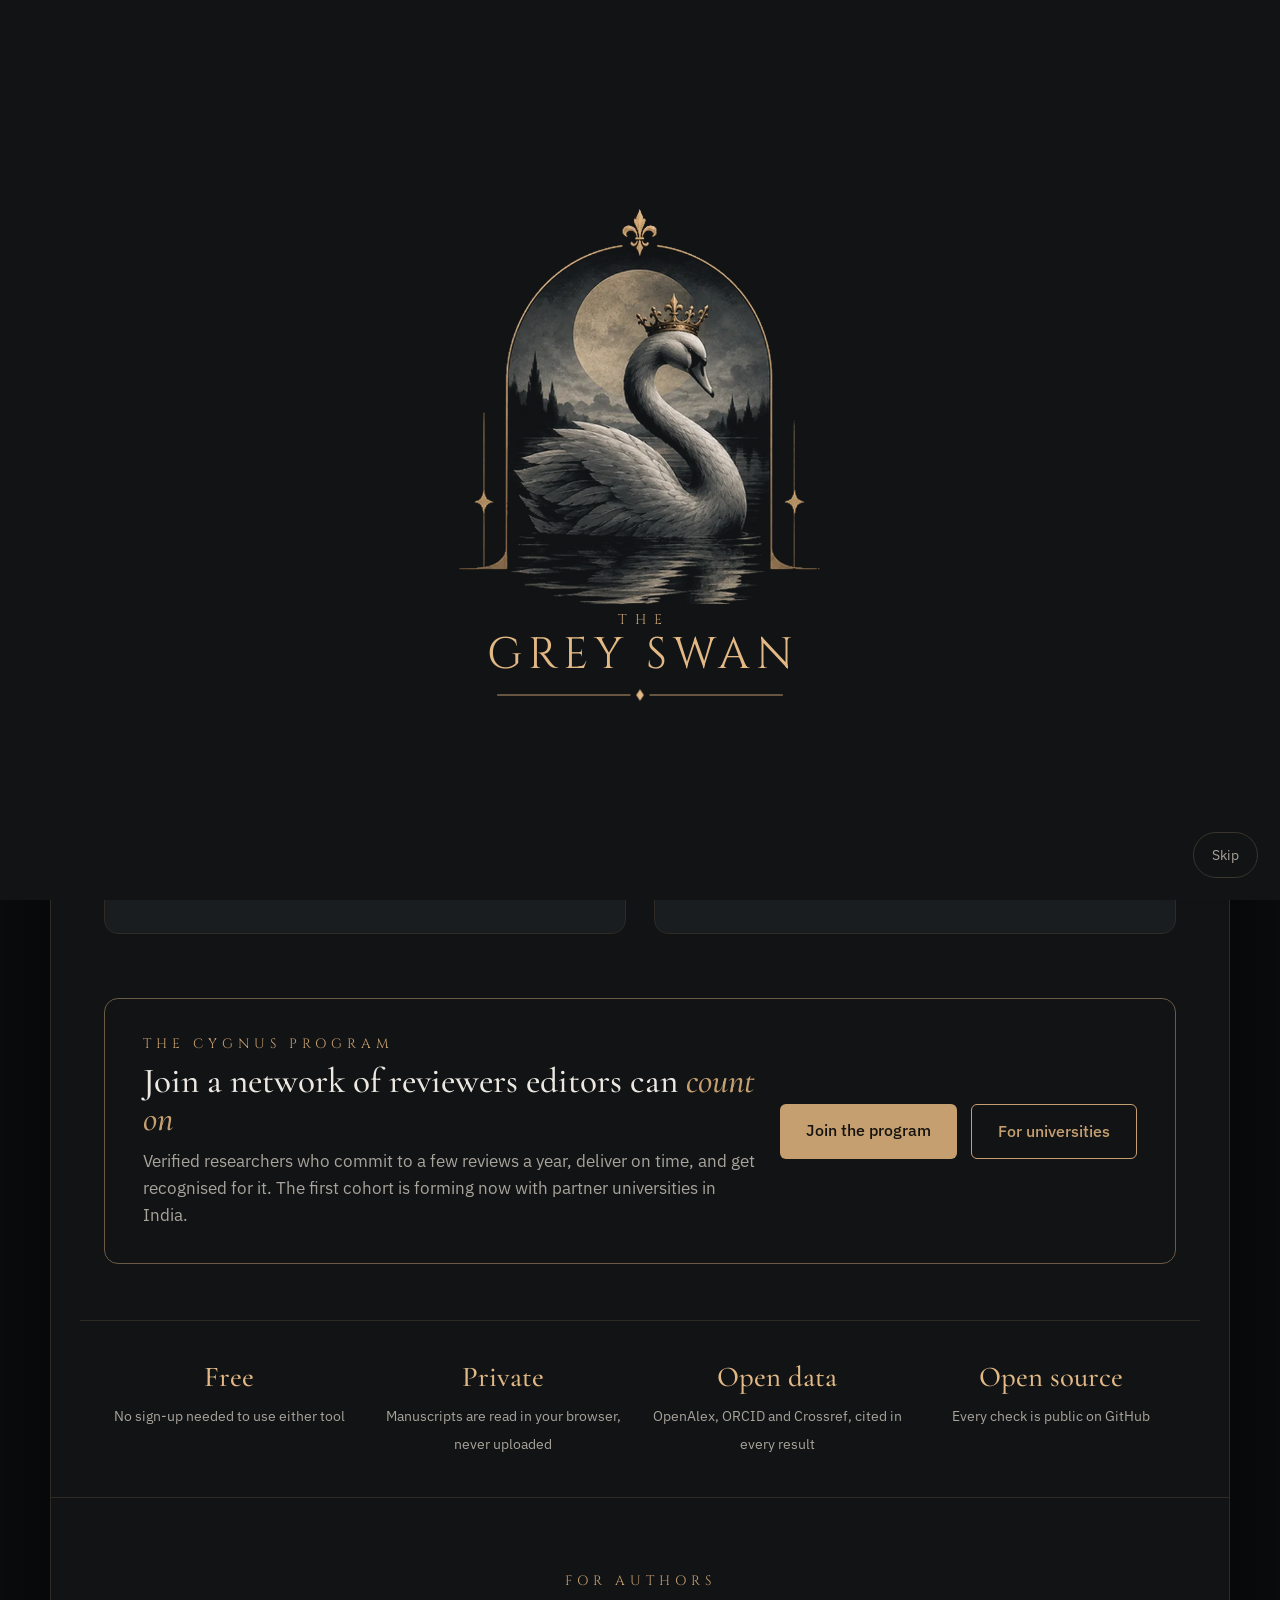
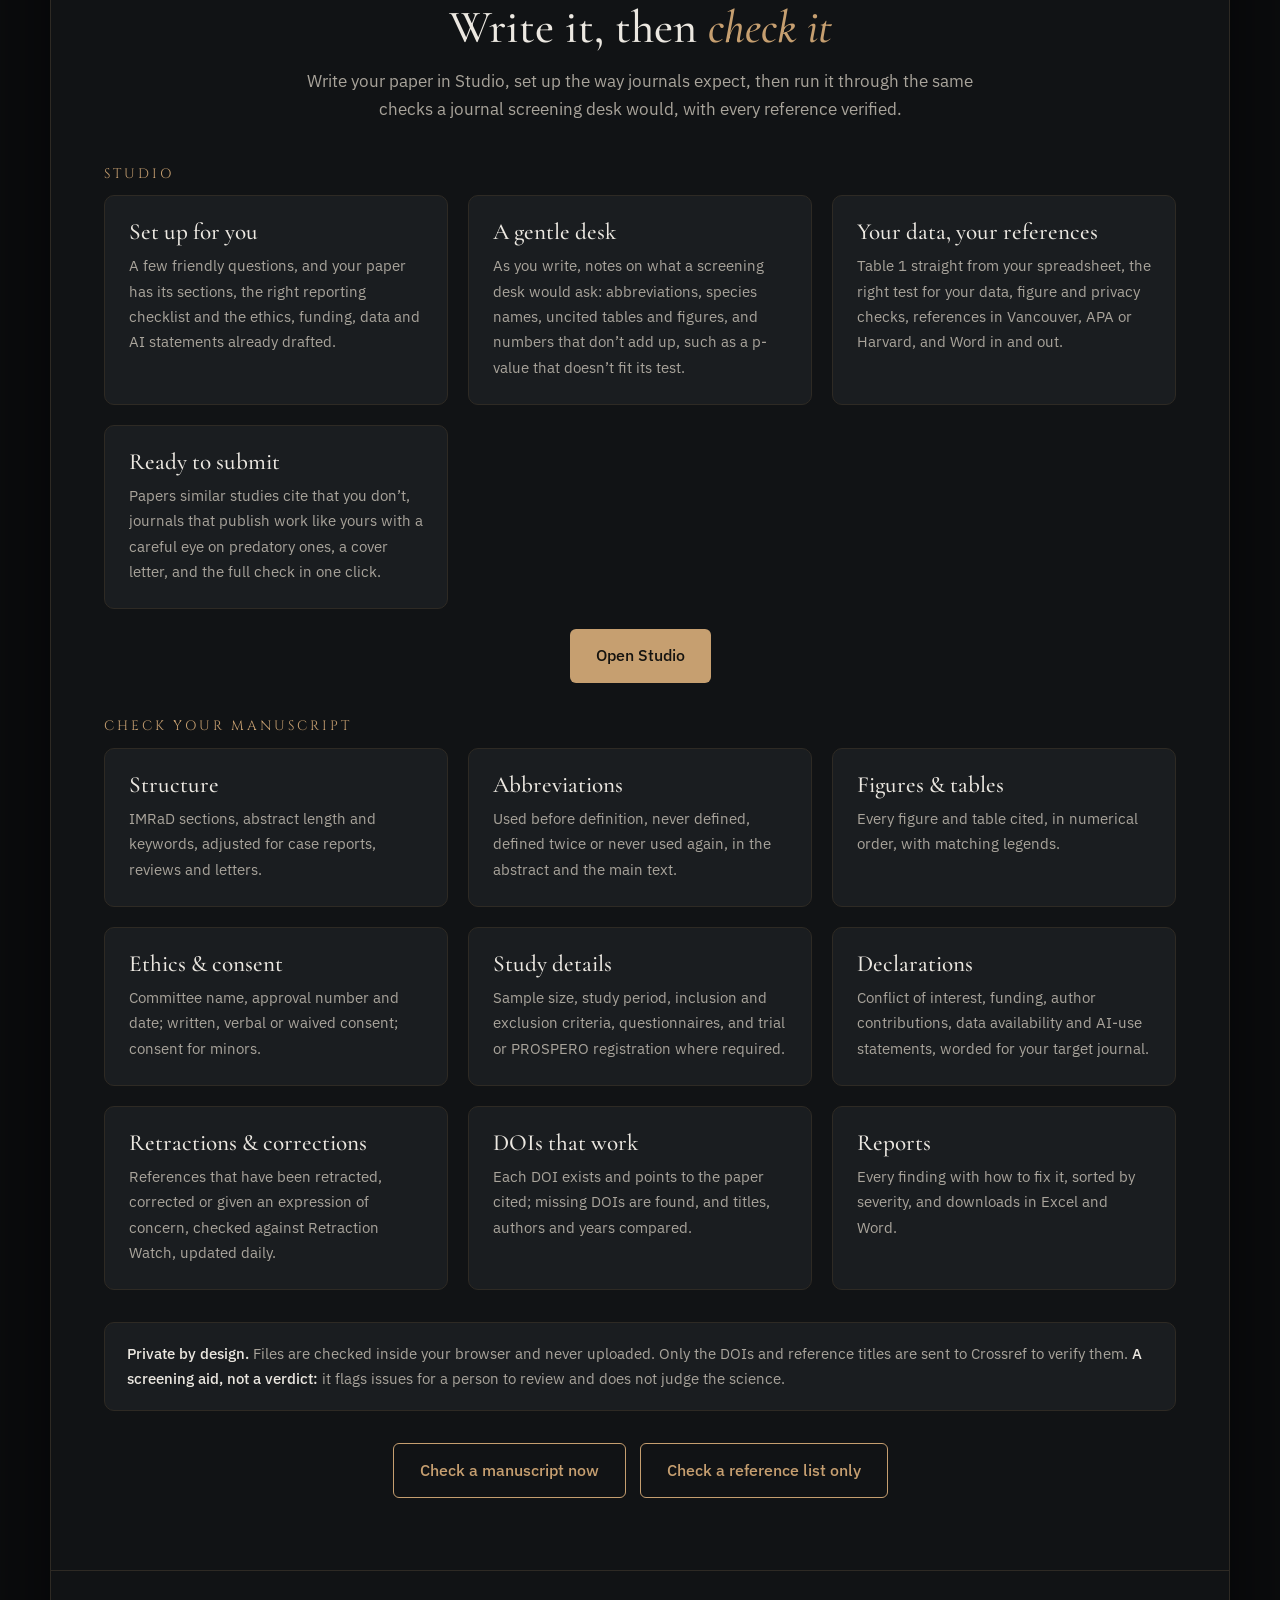
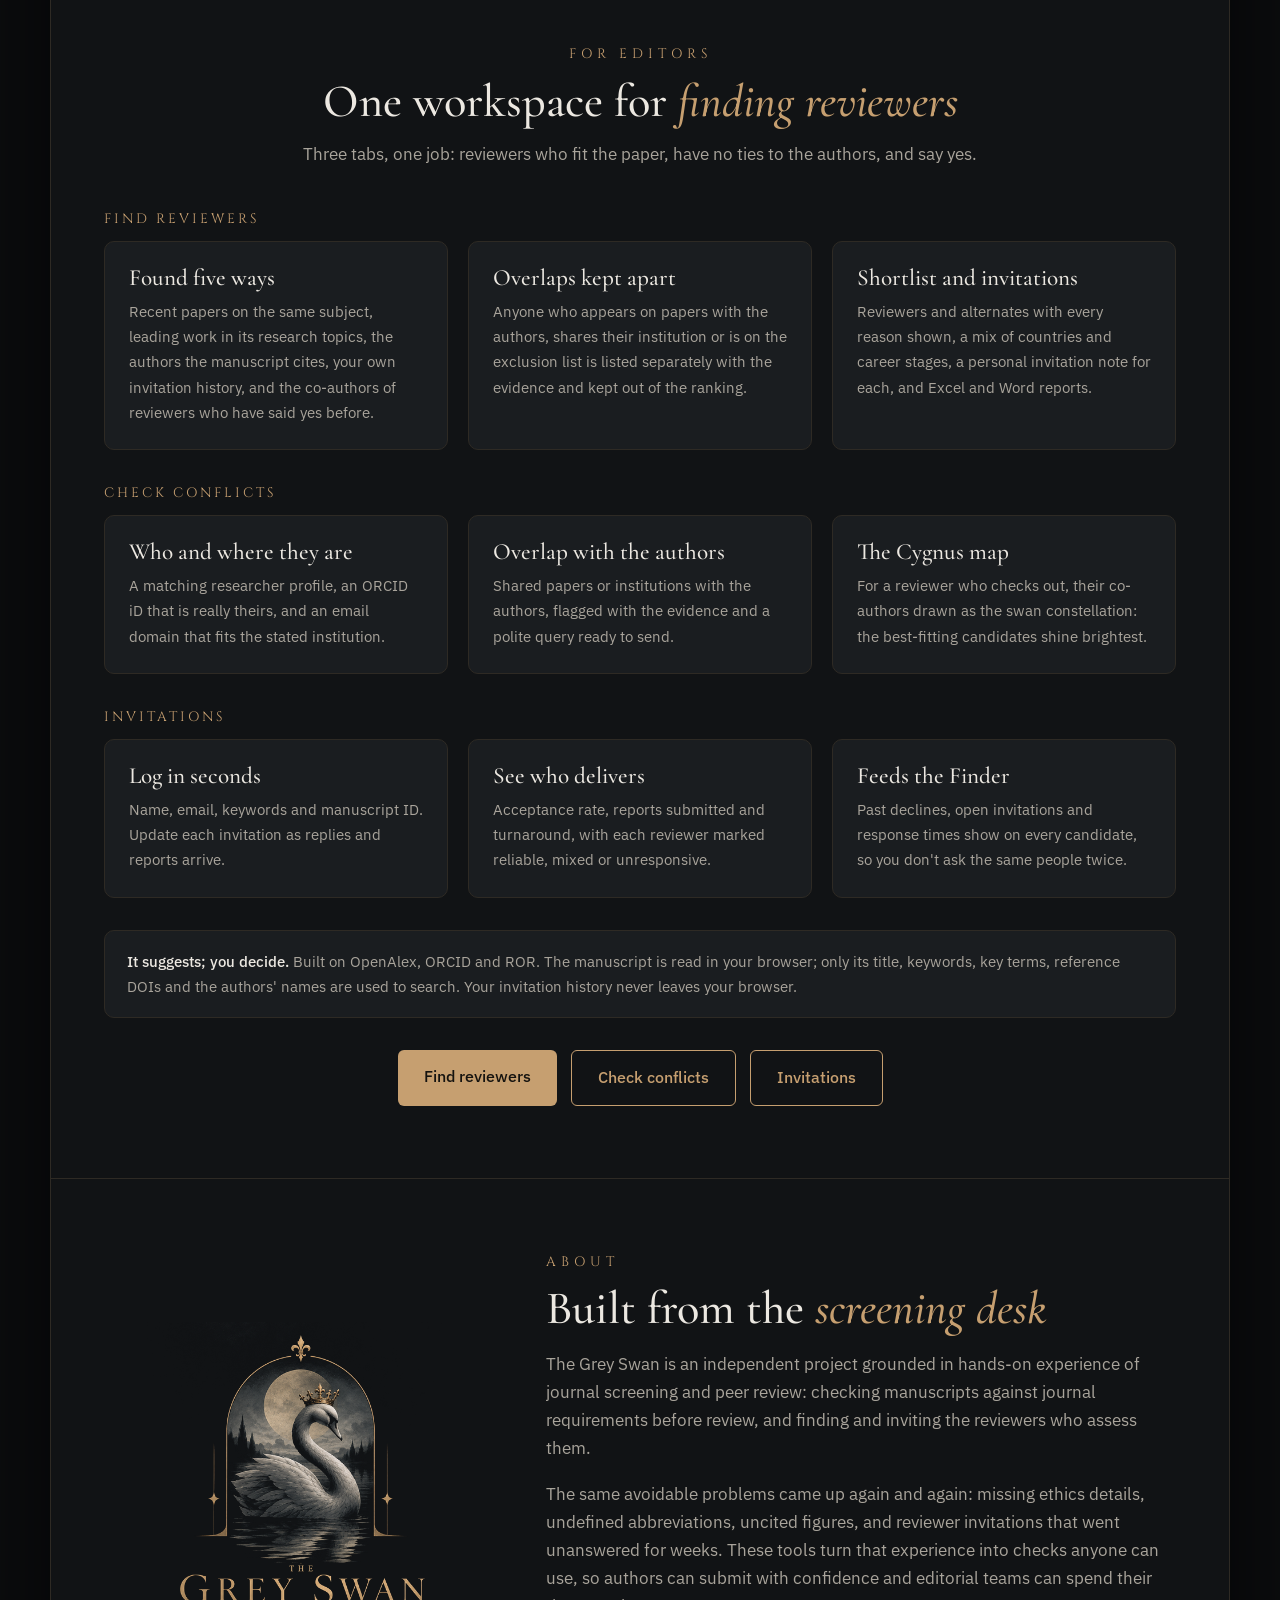
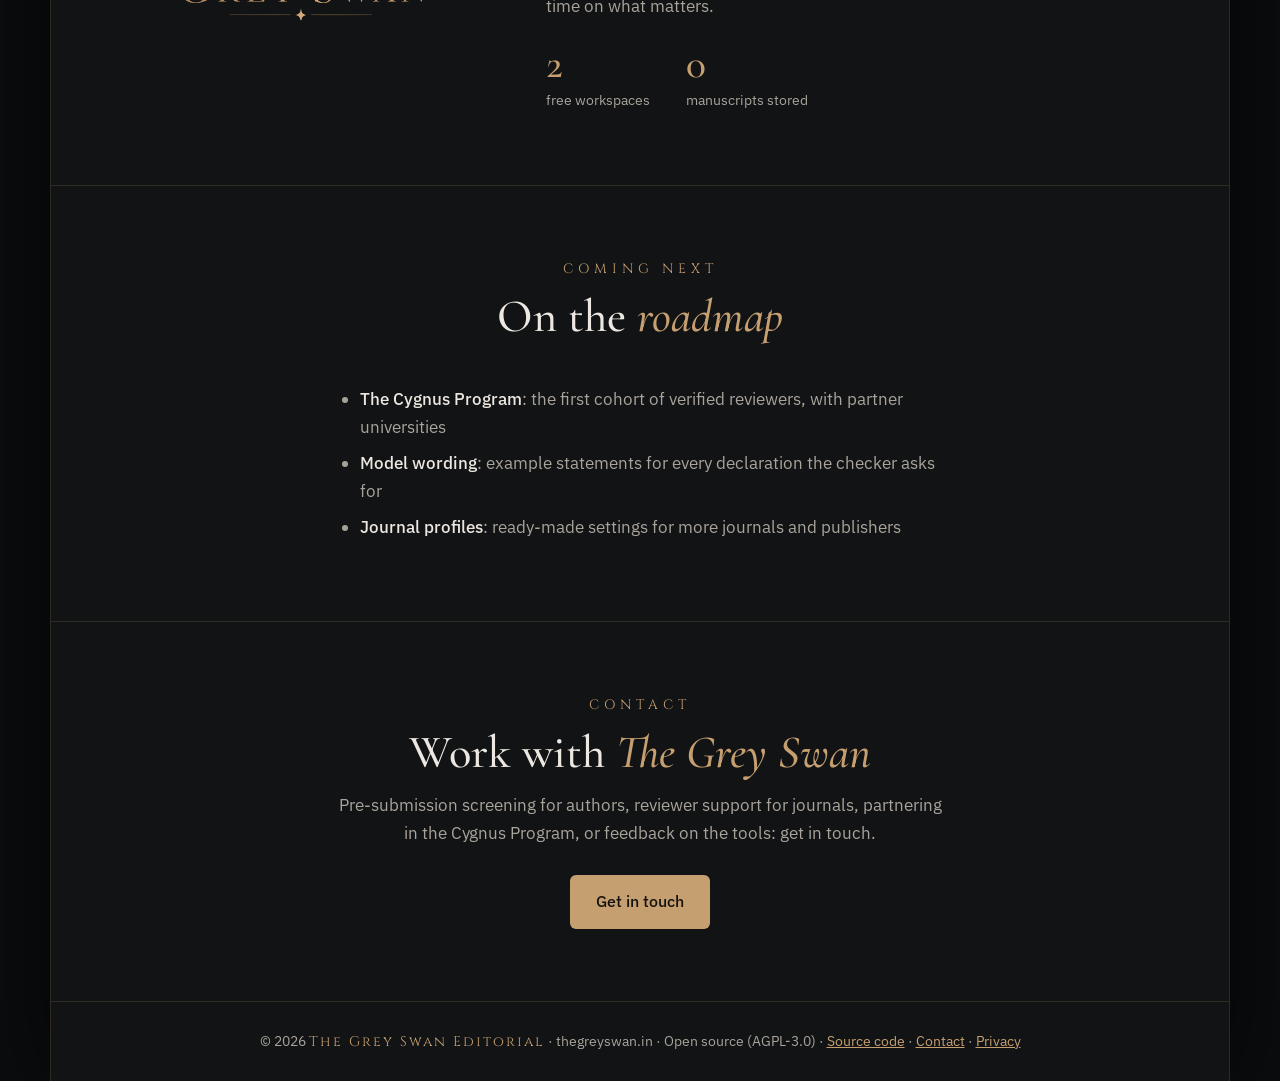
<file: index.html>
<!doctype html>
<html lang="en">
<script>document.documentElement.classList.add("js")</script>
<head>
<meta charset="utf-8">
<meta name="viewport" content="width=device-width, initial-scale=1">
<title>The Grey Swan | Manuscript Pre-Submission Checker</title>
<meta name="description" content="Free tools for authors and journals. Check a manuscript before submission: IMRaD structure, abbreviations, figure and table citations, ethics and consent statements, declarations and references.">
<link rel="canonical" href="https://thegreyswan.in/">
<link rel="icon" type="image/png" sizes="192x192" href="/assets/favicon.png">
<link rel="apple-touch-icon" href="assets/apple-touch-icon.png">
<meta name="theme-color" content="#111315">

<!-- Link previews (LinkedIn, WhatsApp, X) -->
<meta property="og:type" content="website">
<meta property="og:site_name" content="The Grey Swan">
<meta property="og:title" content="The Grey Swan | Manuscript Pre-Submission Checker">
<meta property="og:description" content="Run the technical checks a journal screening desk performs, before you submit. Free and private.">
<meta property="og:url" content="https://thegreyswan.in/">
<meta property="og:image" content="https://thegreyswan.in/assets/og-image.jpg">
<meta name="twitter:card" content="summary_large_image">

<!-- Tells Google what this site and tool are -->
<script type="application/ld+json">
{
  "@context": "https://schema.org",
  "@graph": [
    {"@type": "Organization", "name": "The Grey Swan", "url": "https://thegreyswan.in/",
     "logo": "https://thegreyswan.in/assets/grey_swan_icon.png", "email": "harsh@thegreyswan.in"},
    {"@type": "WebApplication", "name": "Manuscript Pre-Submission Checker",
     "url": "https://thegreyswan.in/checker/", "applicationCategory": "ProductivityApplication",
     "operatingSystem": "Web browser", "offers": {"@type": "Offer", "price": "0", "priceCurrency": "INR"},
     "publisher": {"@type": "Organization", "name": "The Grey Swan"}}
  ]
}
</script>

<link rel="preconnect" href="https://fonts.googleapis.com">
<link rel="preconnect" href="https://fonts.gstatic.com" crossorigin>
<link href="https://fonts.googleapis.com/css2?family=Cinzel:wght@400;500&family=Cormorant+Garamond:ital,wght@0,500;0,600;1,500&family=IBM+Plex+Sans:wght@400;500&display=swap" rel="stylesheet">

<style>
  :root {
    --bg: #111315; --card: #1A1D20; --line: #2E2A24;
    --ink: #ECE8E1; --muted: #A9A49B; --gold: #C69F70; --gold-bright: #E2B885;
    --serif: 'Cormorant Garamond', Georgia, serif;
    --caps: 'Cinzel', 'Trajan Pro', Georgia, serif;
    --sans: 'IBM Plex Sans', system-ui, sans-serif;
  }
  * { box-sizing: border-box; }
  html { scroll-behavior: smooth; }
  body { margin: 0; background: var(--bg); color: var(--ink); font-family: var(--sans);
         font-size: 17px; line-height: 1.65; -webkit-font-smoothing: antialiased; }
  a { color: var(--gold); }
  a:hover { color: var(--gold-bright); }
  img { max-width: 100%; height: auto; display: block; }
  .wrap { max-width: 1120px; margin: 0 auto; padding: 0 24px; }

  /* Header */
  header { border-bottom: 1px solid var(--line); }
  .nav { display: flex; align-items: center; justify-content: space-between; gap: 16px; padding: 16px 0; }
  .brand { display: flex; align-items: center; gap: 12px; text-decoration: none; color: var(--ink); }
  .brand img { width: 40px; height: 40px; border-radius: 50%; object-fit: cover; }
  .brand span { font-family: var(--caps); letter-spacing: 3px; font-size: 0.85rem; color: var(--gold); }
  .nav nav { margin-left: auto; }
  .nav ul { display: flex; gap: 28px; list-style: none; margin: 0; padding: 0; }
  .nav ul a { color: var(--muted); text-decoration: none; font-size: 0.92rem; }
  .nav ul a:hover { color: var(--ink); }
  .nav ul { align-items: center; }
  .more { position: relative; }
  .more-btn { background: none; border: 0; padding: 0; cursor: pointer; font: inherit; font-size: 0.92rem;
              color: var(--muted); display: inline-flex; align-items: center; gap: 6px; }
  .more-btn:hover, .more-btn[aria-expanded="true"] { color: var(--ink); }
  .more-btn:focus-visible, .more-menu a:focus-visible { outline: 1px solid var(--gold); outline-offset: 3px; }
  .nav ul.more-menu { position: absolute; right: -14px; top: calc(100% + 14px); display: block; min-width: 200px;
              margin: 0; padding: 8px 0; list-style: none; background: var(--card); border: 1px solid var(--line);
              border-radius: 8px; box-shadow: 0 12px 32px rgba(0,0,0,0.45); }
  .nav ul.more-menu[hidden] { display: none; }
  .more-menu a { display: block; padding: 8px 18px; white-space: nowrap; }
  .more-menu a:hover { background: rgba(198,159,112,0.08); }
  .more-menu .sep { height: 1px; margin: 6px 0; background: var(--line); }

  /* Hero */
  .hero { display: grid; grid-template-columns: 1.25fr 1fr; gap: 48px; align-items: center; padding-top: 72px; padding-bottom: 64px; }
  .eyebrow { font-family: var(--caps); color: var(--gold); letter-spacing: 5px; font-size: 0.85rem; text-transform: uppercase; }
  .eyebrow span { color: var(--muted); }
  h1, h2, h3 { font-family: var(--serif); font-weight: 500; line-height: 1.08; margin: 0; }
  h1 { font-size: clamp(2.6rem, 6vw, 4.2rem); margin: 14px 0 20px; }
  h1 em, h2 em { color: var(--gold); }
  .lead { color: var(--muted); font-size: 1.1rem; max-width: 560px; margin: 0 0 32px; }
  .buttons { display: flex; flex-wrap: wrap; gap: 14px; }
  .btn { display: inline-block; padding: 14px 26px; border-radius: 6px; text-decoration: none; font-weight: 500;
         font-size: 0.98rem; min-height: 48px; }
  .btn-gold { background: var(--gold); color: #15130F; }
  .btn-gold:hover { background: var(--gold-bright); color: #15130F; }
  .btn-line { border: 1px solid var(--gold); color: var(--gold); }
  .btn-line:hover { background: rgba(198, 159, 112, 0.1); }
  .hero-art img { margin: 0 auto; max-height: 420px; width: auto; }

  /* Ornament divider */
  .ornament { display: flex; align-items: center; gap: 14px; margin: 0 auto; max-width: 520px; }
  .ornament::before, .ornament::after { content: ""; flex: 1; height: 1px; background: var(--gold); opacity: 0.5; }
  .ornament svg { width: 14px; height: 14px; flex: none; }

  /* Sections */
  section { padding: 72px 0; }
  .section-head { text-align: center; max-width: 720px; margin: 0 auto 44px; }

  /* Leave a mark */
  .marks-sky { display: block; width: 100%; height: auto; aspect-ratio: 1000 / 360; border: 1px solid var(--line);
               border-radius: 10px; cursor: crosshair; }
  .marks-sky .star { fill: #ECE8E1; opacity: 0.75; }
  .marks-sky .star.new { fill: var(--gold-bright); opacity: 0.95; }
  .marks-sky .star.yours { fill: var(--gold-bright); opacity: 1; animation: marks-pulse 1.8s ease-in-out infinite; }
  .marks-lines line { stroke: var(--gold); stroke-width: 0.8; opacity: 0.28; }
  @keyframes marks-pulse { 0%, 100% { r: 5; opacity: 1; } 50% { r: 7.5; opacity: 0.6; } }
  @media (prefers-reduced-motion: reduce) { .marks-sky .star.yours { animation: none; } }
  .marks-foot { display: flex; align-items: center; justify-content: space-between; gap: 16px; flex-wrap: wrap; margin-top: 16px; }
  .marks-count { margin: 0; color: var(--muted); }
  .marks-count b { color: var(--ink); font-weight: 500; }
  .marks-note { margin: 10px 0 0; color: var(--gold); min-height: 1.6em; }
  .marks-button { padding: 10px 20px; }
  h2 { font-size: clamp(2rem, 4.5vw, 2.9rem); margin: 10px 0 14px; }
  .section-head p { color: var(--muted); margin: 0; }
  .grid { display: grid; grid-template-columns: repeat(3, 1fr); gap: 20px; }
  .grid + .grid { margin-top: 20px; }
  .card { background: var(--card); border: 1px solid var(--line); border-radius: 10px; padding: 24px; }
  .card h3 { font-size: 1.45rem; color: var(--ink); margin-bottom: 8px; }
  .card p { color: var(--muted); margin: 0; font-size: 0.96rem; }
  .steps { counter-reset: step; display: grid; grid-template-columns: repeat(3, 1fr); gap: 20px; }
  .step { counter-increment: step; padding: 24px; border-top: 1px solid var(--gold); }
  .step::before { content: counter(step, upper-roman); font-family: var(--caps); color: var(--gold); font-size: 1.1rem; letter-spacing: 2px; }
  .step h3 { font-size: 1.4rem; margin: 10px 0 6px; }
  .step p { color: var(--muted); margin: 0; font-size: 0.96rem; }
  .note { background: var(--card); border: 1px solid var(--line); border-radius: 10px; padding: 18px 22px;
          color: var(--muted); font-size: 0.95rem; margin-top: 32px; }
  .note b { color: var(--ink); font-weight: 500; }

  .about { display: grid; grid-template-columns: 1fr 1.6fr; gap: 48px; align-items: center; }
  .stats { display: flex; gap: 36px; flex-wrap: wrap; margin-top: 24px; }
  .stat b { display: block; font-family: var(--serif); font-size: 2.6rem; color: var(--gold); font-weight: 500; line-height: 1; }
  .stat span { color: var(--muted); font-size: 0.9rem; }
  .about p { color: var(--muted); }
  .about-logo img { max-width: 320px; margin: 0 auto; }

  .soon li { margin-bottom: 8px; color: var(--muted); }
  .soon li b { color: var(--ink); font-weight: 500; }

  .contact { text-align: center; }
  footer { border-top: 1px solid var(--line); padding: 28px 0; color: var(--muted); font-size: 0.88rem; text-align: center; }
  footer .name { font-family: var(--caps); color: var(--gold); letter-spacing: 2px; }

  /* ---------- Still side rails + scrolling centre page ---------- */
  body { background: #0B0C0E; }
  body::before { content: ""; position: fixed; inset: 0; z-index: -1; pointer-events: none;
    background: radial-gradient(ellipse 50% 60% at 0% 50%, rgba(198,159,112,0.07), transparent 70%),
                radial-gradient(ellipse 50% 60% at 100% 50%, rgba(198,159,112,0.07), transparent 70%); }
  .page { max-width: 1180px; margin: 0 auto; background: var(--bg);
          border-left: 1px solid var(--line); border-right: 1px solid var(--line);
          box-shadow: 0 0 80px rgba(0,0,0,0.6); }
  header { position: sticky; top: 0; z-index: 20; background: rgba(17,19,21,0.86);
           -webkit-backdrop-filter: blur(10px); backdrop-filter: blur(10px); }

  .rail { position: fixed; top: 0; bottom: 0; width: calc((100vw - 1180px) / 2); z-index: 10;
          display: none; align-items: center; justify-content: center; pointer-events: none; }
  .rail-left { left: 0; }
  .rail-right { right: 0; }
  .rail-line { position: absolute; top: 12vh; bottom: 12vh; left: 50%; width: 1px;
               background: linear-gradient(to bottom, transparent, rgba(198,159,112,0.45), transparent); }
  .rail-text { position: relative; writing-mode: vertical-rl; transform: rotate(180deg);
               font-family: var(--caps); color: var(--gold); letter-spacing: 8px; font-size: 0.78rem;
               background: #0B0C0E; padding: 18px 0; opacity: 0.85; }
  .rail-mark { position: absolute; width: 12px; height: 12px; left: calc(50% - 6px); }
  .rail-mark.top { top: calc(12vh - 6px); } .rail-mark.bottom { bottom: calc(12vh - 6px); }
  .progress { position: absolute; left: 50%; top: 12vh; width: 1px; background: var(--gold-bright);
              height: 0; transform-origin: top; }
  .rail-nav { position: relative; list-style: none; margin: 0; padding: 0; display: flex; flex-direction: column;
              gap: 22px; pointer-events: auto; }
  .rail-nav a { display: flex; align-items: center; justify-content: center; position: relative;
                width: 16px; height: 16px; text-decoration: none; }
  .rail-nav a::before { content: ""; width: 7px; height: 7px; transform: rotate(45deg);
                        border: 1px solid var(--gold); background: #0B0C0E; transition: all .3s; }
  .rail-nav a.active::before { background: var(--gold-bright); box-shadow: 0 0 12px rgba(226,184,133,0.7);
                               width: 10px; height: 10px; }
  .rail-nav span { position: absolute; right: 26px; white-space: nowrap; font-size: 0.78rem; color: var(--muted);
                   opacity: 0; transform: translateX(6px); transition: all .25s; }
  .rail-nav a:hover span, .rail-nav a.active span { opacity: 1; transform: none; }
  .rail-nav a.active span { color: var(--gold); }
  @media (min-width: 1360px) { .rail { display: flex; } }

  section, main { scroll-margin-top: 76px; }

  /* Gentle fade-up as sections come into view */
  .js .reveal { opacity: 0; transform: translateY(28px); transition: opacity .7s ease, transform .7s ease; }
  .js .reveal.in { opacity: 1; transform: none; }
  .hero-art img { will-change: transform; }
  @media (prefers-reduced-motion: reduce) {
    html { scroll-behavior: auto; }
    .js .reveal { opacity: 1; transform: none; transition: none; }
  }

  @media (max-width: 860px) {
    .hero, .about { grid-template-columns: 1fr; gap: 32px; }
    .hero { padding-top: 40px; padding-bottom: 48px; text-align: left; }
    .hero-art { order: -1; }
    .hero-art img { max-height: 260px; }
    .grid, .steps { grid-template-columns: 1fr; }
    .nav ul { gap: 16px; }
    .about-logo { order: -1; }
    section { padding: 52px 0; }
  }
  @media (max-width: 520px) {
    .nav ul { display: none; }
    .eyebrow { letter-spacing: 3px; font-size: 0.75rem; }
    .btn { width: 100%; text-align: center; }
  }

  /* Homepage: two doors, the Cygnus band and the trust strip */
  .hero-doors { text-align: center; padding-top: 80px; padding-bottom: 28px; }
  .hero-doors h1 { margin: 0 auto; max-width: 880px; }
  .hero-doors .lead { margin: 22px auto 0; max-width: 640px; }
  .doors { display: grid; grid-template-columns: repeat(auto-fit, minmax(min(100%, 420px), 1fr)); gap: 28px; padding-bottom: 64px; }
  .door { display: flex; flex-direction: column; gap: 16px; background: var(--card); border: 1px solid var(--line);
          border-radius: 14px; padding: 36px; color: var(--ink); text-decoration: none; transition: border-color .2s; }
  .door:hover { border-color: var(--gold); color: var(--ink); }
  .door:focus-visible { outline: 2px solid var(--gold); outline-offset: 3px; }
  .door-who { display: flex; align-items: center; gap: 12px; font-family: var(--caps); letter-spacing: 4px;
              font-size: 0.8rem; text-transform: uppercase; color: var(--gold); }
  .door-who svg { width: 36px; height: 36px; fill: none; stroke: var(--gold); stroke-width: 1.4; stroke-linecap: round; stroke-linejoin: round; }
  .door h2 { font-family: var(--serif); font-weight: 600; font-size: 2.4rem; margin: 0; }
  .door p { color: var(--muted); line-height: 1.65; margin: 0; }
  .door ul { list-style: none; margin: 0; padding: 0; display: flex; flex-direction: column; gap: 8px; font-size: 0.95rem; }
  .door li::before { content: "\2726"; color: var(--gold); margin-right: 10px; }
  .door .btn { margin-top: auto; align-self: flex-start; }
  .cygnus-band-wrap { padding: 0 0 56px; }
  .cygnus-band { border: 1px solid #6B5A44; border-radius: 14px; padding: 34px 38px; display: flex; flex-wrap: wrap;
                 gap: 24px; align-items: center; justify-content: space-between; }
  .cygnus-band > div:first-child { flex: 1 1 480px; }
  .cygnus-band h2 { font-family: var(--serif); font-weight: 500; font-size: 2.2rem; margin: 6px 0 0; }
  .cygnus-band p { color: var(--muted); line-height: 1.6; margin: 10px 0 0; max-width: 620px; }
  .trust { display: grid; grid-template-columns: repeat(auto-fit, minmax(200px, 1fr)); gap: 24px; text-align: center;
           border-top: 1px solid var(--line); padding-top: 32px; padding-bottom: 40px; }
  .trust b { display: block; font-family: var(--serif); font-size: 1.8rem; font-weight: 500; color: var(--gold-bright); }
  .trust span { font-size: 0.88rem; color: var(--muted); }
  .ws-head { font-family: var(--caps); letter-spacing: 3px; font-size: 0.85rem; text-transform: uppercase; color: var(--gold);
             font-weight: 400; margin: 36px 0 14px; }
  @media (max-width: 520px) { .door { padding: 26px; } .door h2 { font-size: 2rem; } .cygnus-band { padding: 26px; } }

  /* ---------- Crest opening (homepage, once per visit) ---------- */
  #gs-intro { display: none; }
  html.gs-intro body { overflow: hidden; }
  html.gs-intro #gs-intro { display: grid; }
  #gs-intro { position: fixed; inset: 0; z-index: 1000; place-items: center; background: #111315; cursor: pointer; transition: background .6s ease; }
  #gs-intro.leaving { background: transparent; pointer-events: none; }
  .gi-mark { display: flex; flex-direction: column; align-items: center; gap: 4px; }
  .gi-crest { position: relative; width: min(58vmin, 400px); aspect-ratio: 414 / 420; }
  .gi-crest img, .gi-crest svg, .gi-shine { position: absolute; inset: 0; width: 100%; height: 100%; display: block; }
  .gi-crest img { clip-path: inset(100% 0 0 0); animation: gi-paint 1s 1.15s cubic-bezier(.6,0,.2,1) forwards; }
  .gi-crest svg { animation: gi-settle .6s 2.1s ease forwards; }
  .gi-shine { background: linear-gradient(115deg, transparent 38%, rgba(255,236,196,.75) 50%, transparent 62%) no-repeat; background-size: 250% 100%; background-position: 130% 0;
    -webkit-mask: url(assets/crest-intro.webp) center / 100% 100% no-repeat; mask: url(assets/crest-intro.webp) center / 100% 100% no-repeat;
    mix-blend-mode: soft-light; opacity: 0; animation: gi-shine 1.1s 2.05s ease-in-out forwards; }
  .gi-ink { fill: none; stroke: #E2B885; stroke-width: 2.2; stroke-linecap: round; stroke-dasharray: 1; stroke-dashoffset: 1; }
  .gi-arch { animation: gi-draw 1.1s .15s cubic-bezier(.55,0,.25,1) forwards; }
  .gi-base { animation: gi-draw .6s .55s ease-out forwards; }
  .gi-pillar { animation: gi-draw .7s .75s ease-out forwards; }
  .gi-fleur, .gi-star { fill: #E2B885; opacity: 0; transform-box: fill-box; transform-origin: center; }
  .gi-fleur { animation: gi-fleur .7s 1.05s cubic-bezier(.3,1.6,.5,1) forwards; }
  .gi-star { animation: gi-star .6s 1.3s cubic-bezier(.3,1.8,.5,1) forwards; }
  .gi-word { text-align: center; font-family: 'Cinzel', Georgia, serif; color: #E2B885; }
  .gi-the { font-size: clamp(11px, 1.6vmin, 14px); letter-spacing: .6em; margin-left: .6em; opacity: 0; animation: gi-rise .6s 1.75s ease-out forwards; }
  .gi-name { font-size: clamp(26px, 5.2vmin, 44px); letter-spacing: .14em; margin-left: .14em; line-height: 1.1; opacity: 0; animation: gi-spread 1s 1.85s cubic-bezier(.2,.8,.2,1) forwards; }
  .gi-rule { width: min(58vmin, 400px); height: 14px; display: block; margin-top: 4px; }
  .gi-rule path { fill: none; stroke: #C69F70; stroke-width: 1; stroke-dasharray: 1; stroke-dashoffset: 1; animation: gi-draw .7s 2.15s ease-out forwards; }
  .gi-rule .gi-dia { fill: #E2B885; stroke: none; opacity: 0; transform-box: fill-box; transform-origin: center; animation: gi-star .5s 2.1s cubic-bezier(.3,1.8,.5,1) forwards; }
  .gi-skip { position: absolute; right: 22px; bottom: 22px; background: transparent; color: #A9A49B; border: 1px solid #3A352D; border-radius: 999px;
    padding: 10px 18px; font: inherit; font-size: .9rem; cursor: pointer; }
  .gi-skip:hover, .gi-skip:focus-visible { color: #ECE8E1; border-color: #C69F70; outline: none; }
  @keyframes gi-draw { to { stroke-dashoffset: 0; } }
  @keyframes gi-fleur { from { opacity: 0; transform: translateY(-14px) scale(.6); } to { opacity: 1; transform: none; } }
  @keyframes gi-star { 0% { opacity: 0; transform: scale(0) rotate(-90deg); } 70% { opacity: 1; transform: scale(1.5) rotate(0); } 100% { opacity: 1; transform: scale(1); } }
  @keyframes gi-paint { to { clip-path: inset(0 0 0 0); } }
  @keyframes gi-settle { to { opacity: 0; } }
  @keyframes gi-shine { 0% { opacity: 1; background-position: 130% 0; } 100% { opacity: 1; background-position: -30% 0; } }
  @keyframes gi-rise { from { opacity: 0; transform: translateY(6px); } to { opacity: .85; transform: none; } }
  @keyframes gi-spread { from { opacity: 0; letter-spacing: .5em; } to { opacity: 1; letter-spacing: .14em; } }
</style>
<link rel="stylesheet" href="assets/account.css">
  <link rel="preload" as="image" href="assets/crest-intro.webp">
  <script>
    /* The crest opening plays once per visit, never for reduced motion. */
    try { if (!sessionStorage.getItem("gs-intro-seen") && !matchMedia("(prefers-reduced-motion: reduce)").matches) document.documentElement.classList.add("gs-intro"); } catch (e) {}
  </script>
</head>
<body>
<div id="gs-intro" aria-hidden="true">
  <div class="gi-mark" id="gi-mark">
    <div class="gi-crest" id="gi-crest">
      <img src="assets/crest-intro.webp" alt="">
      <div class="gi-shine"></div>
      <svg viewBox="0 0 414 420">
        <path class="gi-ink gi-arch" pathLength="1" d="M68 378 L68 185 A138 138 0 0 1 196 47.4"/>
        <path class="gi-ink gi-arch" pathLength="1" d="M344 378 L344 185 A138 138 0 0 0 216 47.4"/>
        <path class="gi-ink gi-base" pathLength="1" d="M68 380 C60 380 40 381 22 382"/>
        <path class="gi-ink gi-base" pathLength="1" d="M344 380 C352 380 372 381 392 382"/>
        <path class="gi-ink gi-pillar" pathLength="1" d="M45 380 L45 212"/>
        <path class="gi-ink gi-pillar" pathLength="1" d="M366 380 L366 212"/>
        <path class="gi-star" d="M45 300 L48 311 L59 314 L48 317 L45 328 L42 317 L31 314 L42 311 Z"/>
        <path class="gi-star" d="M366 300 L369 311 L380 314 L369 317 L366 328 L363 317 L352 314 L363 311 Z"/>
        <path class="gi-fleur" d="M206 12 C214 22 214 32 208 40 C216 34 224 34 226 40 C228 47 220 50 214 47 L211 52 L216 56 L196 56 L201 52 L198 47 C192 50 184 47 186 40 C188 34 196 34 204 40 C198 32 198 22 206 12 Z"/>
      </svg>
    </div>
    <div class="gi-word"><div class="gi-the">THE</div><div class="gi-name">GREY SWAN</div></div>
    <svg class="gi-rule" viewBox="0 0 420 14"><path pathLength="1" d="M200 7 L60 7"/><path pathLength="1" d="M220 7 L360 7"/><path class="gi-dia" d="M210 1 L214 7 L210 13 L206 7 Z"/></svg>
  </div>
  <button type="button" class="gi-skip" id="gi-skip" tabindex="-1">Skip</button>
</div>

<aside class="rail rail-left" aria-hidden="true">
  <div class="rail-line"></div><div class="progress" id="progress"></div>
  <svg class="rail-mark top" viewBox="0 0 20 20"><path d="M10 0C10.8 6.5 13.5 9.2 20 10C13.5 10.8 10.8 13.5 10 20C9.2 13.5 6.5 10.8 0 10C6.5 9.2 9.2 6.5 10 0Z" fill="#C69F70"/></svg><svg class="rail-mark bottom" viewBox="0 0 20 20"><path d="M10 0C10.8 6.5 13.5 9.2 20 10C13.5 10.8 10.8 13.5 10 20C9.2 13.5 6.5 10.8 0 10C6.5 9.2 9.2 6.5 10 0Z" fill="#C69F70"/></svg>
  <div class="rail-text">The Grey Swan · Editorial · MMXXVI</div>
</aside>
<aside class="rail rail-right">
  <div class="rail-line"></div>
  <svg class="rail-mark top" viewBox="0 0 20 20"><path d="M10 0C10.8 6.5 13.5 9.2 20 10C13.5 10.8 10.8 13.5 10 20C9.2 13.5 6.5 10.8 0 10C6.5 9.2 9.2 6.5 10 0Z" fill="#C69F70"/></svg><svg class="rail-mark bottom" viewBox="0 0 20 20"><path d="M10 0C10.8 6.5 13.5 9.2 20 10C13.5 10.8 10.8 13.5 10 20C9.2 13.5 6.5 10.8 0 10C6.5 9.2 9.2 6.5 10 0Z" fill="#C69F70"/></svg>
  <ul class="rail-nav" aria-label="Sections">
    <li><a href="#top"><span>Home</span></a></li>
    <li><a href="#authors"><span>For authors</span></a></li>
    <li><a href="#editors"><span>For editors</span></a></li>
    <li><a href="#cygnus"><span>Cygnus Program</span></a></li>
    <li><a href="#about"><span>About</span></a></li>
    <li><a href="#contact"><span>Contact</span></a></li>
  </ul>
</aside>

<div class="page">
<header>
  <div class="wrap nav">
    <a class="brand" href="#top" aria-label="The Grey Swan, home">
      <img src="assets/grey_swan_icon.png" alt="" width="40" height="40">
      <span>The Grey Swan</span>
    </a>
    <nav aria-label="Main">
      <ul>
        <li><a href="#authors">For authors</a></li>
        <li><a href="#editors">For editors</a></li>
        <li><a href="cygnus/">Cygnus Program</a></li>
        <li><a href="#about">About</a></li>
      </ul>
    </nav>
    <div id="gs-account"></div>
  </div>
</header>

<main id="top">
  <div class="wrap hero-doors">
    <div class="eyebrow">The Grey Swan <span>· Editorial</span></div>
    <h1>Get through the screening desk. <em>Get reviewed.</em></h1>
    <p class="lead">Free tools for both sides of peer review. Pick yours. Your manuscripts never leave your browser.</p>
  </div>

  <div class="wrap doors" role="list">
    <a class="door" href="checker/" role="listitem">
      <span class="door-who"><svg viewBox="0 0 24 24" aria-hidden="true"><path d="M14 3H7a2 2 0 0 0-2 2v14a2 2 0 0 0 2 2h10a2 2 0 0 0 2-2V8z"/><path d="M14 3v5h5"/><path d="m9 15 2 2 4-4"/></svg>I'm an author</span>
      <h2>Check your manuscript</h2>
      <p>See what a journal would send back before peer review: ethics and consent details, uncited figures, undefined
        abbreviations, missing declarations and problem references, in one report.</p>
      <ul>
        <li>Studio: write the paper itself, set up the way journals expect</li>
        <li>Word, PDF, LaTeX, ODT and RTF</li>
        <li>95+ screening checks plus reference verification</li>
        <li>Runs entirely in your browser</li>
      </ul>
      <span class="btn btn-gold">Check a manuscript →</span>
    </a>
    <a class="door" href="reviewers/" role="listitem">
      <span class="door-who"><svg viewBox="0 0 24 24" aria-hidden="true"><circle cx="9" cy="8" r="3.2"/><path d="M3.5 19c.8-3.2 3-5 5.5-5s4.7 1.8 5.5 5"/><circle cx="17.5" cy="10.5" r="2.5"/><path d="M16 15.2c2.6-.6 4.6 1 5 3.8"/></svg>I'm an editor</span>
      <h2>Find reviewers</h2>
      <p>Ranked, independent reviewer suggestions for any manuscript, with overlap and identity checks, public reviewing
        records, and a private record of who you've invited.</p>
      <ul>
        <li>Find reviewers: matched on real publications, not keywords</li>
        <li>Check conflicts: links to the authors, and identity</li>
        <li>Invitations: who you invited and who replied, kept on your computer</li>
      </ul>
      <span class="btn btn-gold">Find reviewers →</span>
    </a>
  </div>

  <section id="cygnus" class="cygnus-band-wrap">
    <div class="wrap">
      <div class="cygnus-band">
        <div>
          <div class="eyebrow">The Cygnus Program</div>
          <h2>Join a network of reviewers editors can <em>count on</em></h2>
          <p>Verified researchers who commit to a few reviews a year, deliver on time, and get recognised for it. The first
            cohort is forming now with partner universities in India.</p>
        </div>
        <div class="buttons">
          <a class="btn btn-gold" href="cygnus/">Join the program</a>
          <a class="btn btn-line" href="cygnus/#universities">For universities</a>
        </div>
      </div>
    </div>
  </section>

  <div class="wrap trust">
    <div><b>Free</b><span>No sign-up needed to use either tool</span></div>
    <div><b>Private</b><span>Manuscripts are read in your browser, never uploaded</span></div>
    <div><b>Open data</b><span>OpenAlex, ORCID and Crossref, cited in every result</span></div>
    <div><b>Open source</b><span>Every check is public on GitHub</span></div>
  </div>

  <section id="authors" style="border-top:1px solid var(--line)">
    <div class="wrap">
      <div class="section-head">
        <div class="eyebrow">For authors</div>
        <h2>Write it, then <em>check it</em></h2>
        <p>Write your paper in Studio, set up the way journals expect, then run it through the same checks a journal
          screening desk would, with every reference verified.</p>
      </div>
      <h3 class="ws-head">Studio</h3>
      <div class="grid">
        <div class="card"><h3>Set up for you</h3><p>A few friendly questions, and your paper has its sections, the right reporting checklist and the ethics, funding, data and AI statements already drafted.</p></div>
        <div class="card"><h3>A gentle desk</h3><p>As you write, notes on what a screening desk would ask: abbreviations, species names, uncited tables and figures, and numbers that don’t add up, such as a p-value that doesn’t fit its test.</p></div>
        <div class="card"><h3>Your data, your references</h3><p>Table 1 straight from your spreadsheet, the right test for your data, figure and privacy checks, references in Vancouver, APA or Harvard, and Word in and out.</p></div>
        <div class="card"><h3>Ready to submit</h3><p>Papers similar studies cite that you don’t, journals that publish work like yours with a careful eye on predatory ones, a cover letter, and the full check in one click.</p></div>
      </div>
      <div class="buttons" style="justify-content:center;margin:20px 0 8px"><a class="btn btn-gold" href="studio/">Open Studio</a></div>
      <h3 class="ws-head">Check your manuscript</h3>
      <div class="grid">
        <div class="card"><h3>Structure</h3><p>IMRaD sections, abstract length and keywords, adjusted for case reports, reviews and letters.</p></div>
        <div class="card"><h3>Abbreviations</h3><p>Used before definition, never defined, defined twice or never used again, in the abstract and the main text.</p></div>
        <div class="card"><h3>Figures &amp; tables</h3><p>Every figure and table cited, in numerical order, with matching legends.</p></div>
        <div class="card"><h3>Ethics &amp; consent</h3><p>Committee name, approval number and date; written, verbal or waived consent; consent for minors.</p></div>
        <div class="card"><h3>Study details</h3><p>Sample size, study period, inclusion and exclusion criteria, questionnaires, and trial or PROSPERO registration where required.</p></div>
        <div class="card"><h3>Declarations</h3><p>Conflict of interest, funding, author contributions, data availability and AI-use statements, worded for your target journal.</p></div>
        <div class="card"><h3>Retractions &amp; corrections</h3><p>References that have been retracted, corrected or given an expression of concern, checked against Retraction Watch, updated daily.</p></div>
        <div class="card"><h3>DOIs that work</h3><p>Each DOI exists and points to the paper cited; missing DOIs are found, and titles, authors and years compared.</p></div>
        <div class="card"><h3>Reports</h3><p>Every finding with how to fix it, sorted by severity, and downloads in Excel and Word.</p></div>
      </div>
      <div class="note"><b>Private by design.</b> Files are checked inside your browser and never uploaded. Only the DOIs and
        reference titles are sent to Crossref to verify them. <b>A screening aid, not a verdict:</b> it flags issues for a
        person to review and does not judge the science.</div>
      <div class="buttons" style="justify-content:center;margin-top:32px">
        <a class="btn btn-line" href="checker/">Check a manuscript now</a>
        <a class="btn btn-line" href="references/">Check a reference list only</a>
      </div>
    </div>
  </section>

  <section id="editors" style="border-top:1px solid var(--line)">
    <div class="wrap">
      <div class="section-head">
        <div class="eyebrow">For editors</div>
        <h2>One workspace for <em>finding reviewers</em></h2>
        <p>Three tabs, one job: reviewers who fit the paper, have no ties to the authors, and say yes.</p>
      </div>

      <h3 class="ws-head">Find reviewers</h3>
      <div class="grid">
        <div class="card"><h3>Found five ways</h3><p>Recent papers on the same subject, leading work in its research topics, the authors the manuscript cites, your own invitation history, and the co-authors of reviewers who have said yes before.</p></div>
        <div class="card"><h3>Overlaps kept apart</h3><p>Anyone who appears on papers with the authors, shares their institution or is on the exclusion list is listed separately with the evidence and kept out of the ranking.</p></div>
        <div class="card"><h3>Shortlist and invitations</h3><p>Reviewers and alternates with every reason shown, a mix of countries and career stages, a personal invitation note for each, and Excel and Word reports.</p></div>
      </div>

      <h3 class="ws-head">Check conflicts</h3>
      <div class="grid">
        <div class="card"><h3>Who and where they are</h3><p>A matching researcher profile, an ORCID iD that is really theirs, and an email domain that fits the stated institution.</p></div>
        <div class="card"><h3>Overlap with the authors</h3><p>Shared papers or institutions with the authors, flagged with the evidence and a polite query ready to send.</p></div>
        <div class="card"><h3>The Cygnus map</h3><p>For a reviewer who checks out, their co-authors drawn as the swan constellation: the best-fitting candidates shine brightest.</p></div>
      </div>

      <h3 class="ws-head">Invitations</h3>
      <div class="grid">
        <div class="card"><h3>Log in seconds</h3><p>Name, email, keywords and manuscript ID. Update each invitation as replies and reports arrive.</p></div>
        <div class="card"><h3>See who delivers</h3><p>Acceptance rate, reports submitted and turnaround, with each reviewer marked reliable, mixed or unresponsive.</p></div>
        <div class="card"><h3>Feeds the Finder</h3><p>Past declines, open invitations and response times show on every candidate, so you don't ask the same people twice.</p></div>
      </div>
      <div class="note"><b>It suggests; you decide.</b> Built on OpenAlex, ORCID and ROR. The manuscript is read in your
        browser; only its title, keywords, key terms, reference DOIs and the authors' names are used to search. Your
        invitation history never leaves your browser.</div>
      <div class="buttons" style="justify-content:center;margin-top:32px">
        <a class="btn btn-gold" href="reviewers/">Find reviewers</a>
        <a class="btn btn-line" href="researchers/">Check conflicts</a>
        <a class="btn btn-line" href="tracker/">Invitations</a>
      </div>
    </div>
  </section>

  <section id="about" style="border-top:1px solid var(--line)">
    <div class="wrap about">
      <div class="about-logo"><img src="assets/the_grey_swan_logo.png" alt="The Grey Swan logo" width="320" height="320"></div>
      <div>
        <div class="eyebrow">About</div>
        <h2>Built from the <em>screening desk</em></h2>
        <p>The Grey Swan is an independent project grounded in hands-on experience of journal screening and
          peer review: checking manuscripts against journal requirements before review, and finding and inviting the
          reviewers who assess them.</p>
        <p>The same avoidable problems came up again and again: missing ethics details, undefined abbreviations, uncited
          figures, and reviewer invitations that went unanswered for weeks. These tools turn that experience into checks
          anyone can use, so authors can submit with confidence and editorial teams can spend their time on what matters.</p>
        <div class="stats">
          <div class="stat"><b>2</b><span>free workspaces</span></div>
          <div class="stat"><b>0</b><span>manuscripts stored</span></div>
        </div>
      </div>
    </div>
  </section>

  <section style="border-top:1px solid var(--line)">
    <div class="wrap">
      <div class="section-head">
        <div class="eyebrow">Coming next</div>
        <h2>On the <em>roadmap</em></h2>
      </div>
      <ul class="soon" style="max-width:640px;margin:0 auto">
        <li><b>The Cygnus Program</b>: the first cohort of verified reviewers, with partner universities</li>
        <li><b>Model wording</b>: example statements for every declaration the checker asks for</li>
        <li><b>Journal profiles</b>: ready-made settings for more journals and publishers</li>
      </ul>
    </div>
  </section>

  <section id="marks" class="marks" style="border-top:1px solid var(--line)" hidden>
    <div class="wrap">
      <div class="section-head">
        <div class="eyebrow">Visitors</div>
        <h2>Leave a <em>mark</em></h2>
        <p>Tap the sky to add your star. No sign-in, and nothing about you is kept: just a star, and the day you left it.</p>
      </div>
      <svg id="marks-sky" class="marks-sky" viewBox="0 0 1000 360" preserveAspectRatio="none" role="img"
           aria-label="A night sky of stars left by visitors. Click to add yours.">
        <defs>
          <radialGradient id="marks-glow" cx="50%" cy="0%" r="90%">
            <stop offset="0%" stop-color="#1F2430"/><stop offset="100%" stop-color="#0D0F12"/>
          </radialGradient>
        </defs>
        <rect width="1000" height="360" fill="url(#marks-glow)"/>
        <g id="marks-lines" class="marks-lines"></g>
        <g id="marks-stars"></g>
      </svg>
      <div class="marks-foot">
        <p id="marks-count" class="marks-count" aria-live="polite">Looking up at the sky…</p>
        <button type="button" id="marks-button" class="btn btn-line marks-button">Leave my mark</button>
      </div>
      <p id="marks-note" class="marks-note" aria-live="polite"></p>
    </div>
  </section>

  <section id="contact" class="contact" style="border-top:1px solid var(--line)">
    <div class="wrap">
      <div class="eyebrow">Contact</div>
      <h2>Work with <em>The Grey Swan</em></h2>
      <p style="color:var(--muted);max-width:620px;margin:0 auto 28px">Pre-submission screening for authors, reviewer support
        for journals, partnering in the Cygnus Program, or feedback on the tools: get in touch.</p>
      <div class="buttons" style="justify-content:center">
        <a class="btn btn-gold" href="mailto:harsh@thegreyswan.in?subject=The%20Grey%20Swan%20">Get in touch</a>
      </div>
    </div>
  </section>
</main>

<footer>
  <div class="wrap">© 2026 <span class="name">The Grey Swan Editorial</span> · thegreyswan.in · Open source (AGPL-3.0) · <a href="https://github.com/TheHarshMaan/manuscript-checker">Source code</a> · <a href="#contact">Contact</a> · <a href="privacy/">Privacy</a></div>
</footer>
</div>


<script>
(function () {
  var reduce = window.matchMedia("(prefers-reduced-motion: reduce)").matches;
  // Fade sections in as they scroll into view
  var items = document.querySelectorAll(".section-head, .card, .step, .note, .about > div, .soon, .contact .buttons");
  if ("IntersectionObserver" in window && !reduce) {
    var io = new IntersectionObserver(function (es) {
      es.forEach(function (e) { if (e.isIntersecting) { e.target.classList.add("in"); io.unobserve(e.target); } });
    }, { rootMargin: "0px 0px -8% 0px" });
    items.forEach(function (el, i) { el.classList.add("reveal"); el.style.transitionDelay = (i % 3) * 80 + "ms"; io.observe(el); });
  }
  // Right rail: highlight the section on screen
  var links = document.querySelectorAll(".rail-nav a");
  var ids = Array.prototype.map.call(links, function (a) { return a.getAttribute("href").slice(1); });
  var bar = document.getElementById("progress"), art = document.querySelector(".hero-art img"), ticking = false;
  function update() {
    ticking = false;
    var y = window.scrollY, h = document.documentElement.scrollHeight - innerHeight, current = ids[0];
    ids.forEach(function (id) { var el = document.getElementById(id); if (el && el.getBoundingClientRect().top < innerHeight * 0.4) current = id; });
    if (y >= h - 2) current = ids[ids.length - 1];
    links.forEach(function (a) { a.classList.toggle("active", a.getAttribute("href") === "#" + current); });
    // Left rail: a gold line fills as you read down the page
    if (bar) bar.style.height = (h > 0 ? y / h : 0) * 76 + "vh";
    // The swan drifts slightly slower than the page
    if (art && !reduce && y < innerHeight) art.style.transform = "translateY(" + y * 0.12 + "px)";
  }
  addEventListener("scroll", function () { if (!ticking) { ticking = true; requestAnimationFrame(update); } }, { passive: true });
  addEventListener("resize", update);
  update();
})();
</script>
<script src="assets/account.js"></script>
<script src="assets/feedback.js"></script>
<script src="assets/engine.js"></script>
<script src="assets/marks.js"></script>
<script>
/* Crest opening: draws, then flies into the header logo. Click, Skip or Escape ends it early. */
(function () {
  var root = document.documentElement, intro = document.getElementById("gs-intro");
  if (!intro) return;
  if (!root.classList.contains("gs-intro")) { intro.remove(); return; }
  try { sessionStorage.setItem("gs-intro-seen", "1"); } catch (e) {}
  var mark = document.getElementById("gi-mark"), crest = document.getElementById("gi-crest");
  var logo = document.querySelector("header .brand img"), ended = false;
  function finish() { root.classList.remove("gs-intro"); intro.remove(); document.removeEventListener("keydown", onKey); }
  function end(fast) {
    if (ended) return; ended = true;
    intro.classList.add("leaving");
    intro.querySelectorAll(".gi-word, .gi-rule, .gi-skip").forEach(function (el) { el.style.transition = "opacity .35s"; el.style.opacity = "0"; });
    if (!fast && logo && mark.animate) {
      var a = crest.getBoundingClientRect(), b = logo.getBoundingClientRect(), m = mark.getBoundingClientRect();
      mark.style.transformOrigin = (a.left + a.width / 2 - m.left) + "px " + (a.top + a.height / 2 - m.top) + "px";
      var fly = mark.animate([
        { transform: "none", opacity: 1 },
        { transform: "translate(" + (b.left + b.width / 2 - a.left - a.width / 2) + "px," + (b.top + b.height / 2 - a.top - a.height / 2) + "px) scale(" + (b.width / a.width) + ")", opacity: .2 }
      ], { duration: 850, easing: "cubic-bezier(.65,0,.25,1)", fill: "forwards" });
      fly.onfinish = finish;
    } else {
      mark.style.transition = "opacity .4s"; mark.style.opacity = "0";
      setTimeout(finish, 420);
    }
  }
  function onKey(e) { if (e.key === "Escape") end(true); }
  document.addEventListener("keydown", onKey);
  intro.addEventListener("click", function () { end(true); });
  setTimeout(function () { end(false); }, 3000);
  setTimeout(finish, 6000);   /* safety net: never leave the page covered */
})();
</script>
</body>
</html>
</file>
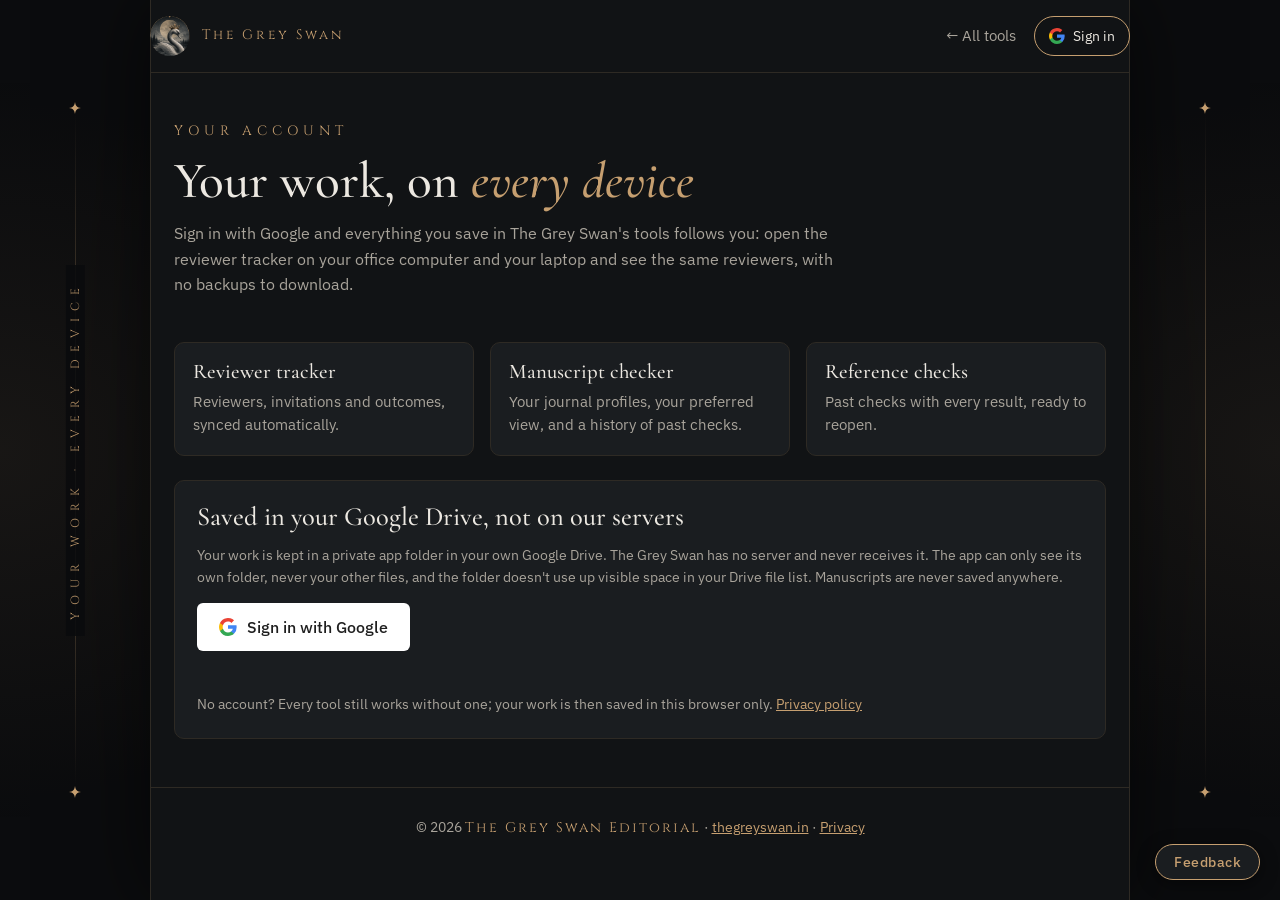
<file: account/index.html>
<!doctype html>
<html lang="en">
<head>
<meta charset="utf-8">
<meta name="viewport" content="width=device-width, initial-scale=1">
<title>My account | The Grey Swan Editorial</title>
<meta name="description" content="Sign in with Google to keep your reviewer tracker, checker settings and reference checks on every device. Saved in your own Google Drive, never on our servers.">
<meta name="robots" content="noindex">
<link rel="icon" type="image/png" href="../assets/favicon.png">
<meta name="theme-color" content="#111315">
<link rel="preconnect" href="https://fonts.googleapis.com">
<link rel="preconnect" href="https://fonts.gstatic.com" crossorigin>
<link href="https://fonts.googleapis.com/css2?family=Cinzel:wght@400;500&family=Cormorant+Garamond:ital,wght@0,500;0,600;1,500&family=IBM+Plex+Sans:wght@400;500&display=swap" rel="stylesheet">
<link rel="stylesheet" href="../assets/account.css">
<link rel="stylesheet" href="../assets/scroll.css">
<style>
  :root {
    color-scheme: dark;
    --bg: #111315; --card: #1A1D20; --field: #15181A; --line: #2E2A24;
    --ink: #ECE8E1; --muted: #A9A49B; --gold: #C69F70; --gold-bright: #E2B885;
    --green: #8FC79A; --amber: #E0B86A; --red: #E8907F;
    --serif: 'Cormorant Garamond', Georgia, serif; --caps: 'Cinzel', Georgia, serif; --sans: 'IBM Plex Sans', system-ui, sans-serif;
  }
  * { box-sizing: border-box; }
  [hidden] { display: none !important; }
  body { margin: 0; background: var(--bg); color: var(--ink); font: 16px/1.6 var(--sans); -webkit-font-smoothing: antialiased; }
  a { color: var(--gold); }
  .wrap { max-width: 980px; margin: 0 auto; padding: 0 24px; }
  header { border-bottom: 1px solid var(--line); }
  .nav { display: flex; align-items: center; justify-content: space-between; gap: 16px; padding: 16px 0; }
  .brand { display: flex; align-items: center; gap: 12px; text-decoration: none; }
  .brand img { width: 40px; height: 40px; border-radius: 50%; }
  .brand span { font-family: var(--caps); letter-spacing: 3px; font-size: 0.85rem; color: var(--gold); }
  .nav-right { display: flex; align-items: center; gap: 18px; }
  .nav-right > a { color: var(--muted); text-decoration: none; font-size: 0.92rem; }
  .intro { padding: 48px 0 20px; }
  .eyebrow { font-family: var(--caps); color: var(--gold); letter-spacing: 5px; font-size: 0.85rem; text-transform: uppercase; }
  h1, h2, h3 { font-family: var(--serif); font-weight: 500; line-height: 1.1; margin: 0; }
  h1 { font-size: clamp(2.3rem, 5vw, 3.2rem); margin: 10px 0 12px; }
  h1 em { color: var(--gold); }
  h2 { font-size: 1.65rem; margin-bottom: 12px; }
  .lead { color: var(--muted); max-width: 680px; margin: 0; }
  .card { background: var(--card); border: 1px solid var(--line); border-radius: 10px; padding: 22px; margin-bottom: 20px; }
  .cols { display: grid; grid-template-columns: 1fr 1fr; gap: 20px; }
  label { display: block; font-size: 0.85rem; color: var(--muted); margin: 0 0 4px; }
  input, select { width: 100%; background: var(--field); border: 1px solid var(--line); border-radius: 6px; color: var(--ink);
                  font: 0.95rem var(--sans); padding: 9px 11px; }
  input:focus, select:focus { outline: none; border-color: var(--gold); }
  .field { margin-bottom: 14px; }
  .row { display: grid; grid-template-columns: 1fr 1fr; gap: 14px; }
  .actions { display: flex; gap: 10px; flex-wrap: wrap; margin-top: 6px; }
  .msg { color: var(--green); font-size: 0.9rem; min-height: 1.4em; margin-top: 8px; }
  .hint { color: var(--muted); font-size: 0.88rem; margin: 0 0 14px; }
  .who { display: flex; align-items: center; gap: 16px; margin-bottom: 18px; }
  .who img, .who .initial { width: 64px; height: 64px; border-radius: 50%; object-fit: cover; }
  .who .initial { display: grid; place-items: center; background: var(--gold); color: #15130F; font-size: 1.6rem; }
  .who b { display: block; font-family: var(--serif); font-size: 1.6rem; font-weight: 500; }
  .who span { color: var(--muted); font-size: 0.9rem; }
  .sync-line { font-size: 0.88rem; color: var(--muted); }
  .sync-line.ok { color: var(--green); } .sync-line.warn { color: var(--red); }
  table { width: 100%; border-collapse: collapse; font-size: 0.92rem; }
  th, td { text-align: left; padding: 9px 8px; border-bottom: 1px solid var(--line); vertical-align: top; }
  th { color: var(--muted); font-weight: 500; }
  td.n { color: var(--gold); white-space: nowrap; }
  .empty { color: var(--muted); font-style: italic; }
  .list { list-style: none; padding: 0; margin: 0; }
  .list li { display: flex; justify-content: space-between; gap: 12px; align-items: baseline; padding: 9px 0; border-top: 1px solid var(--line); font-size: 0.92rem; }
  .list li:first-child { border-top: 0; }
  .list .meta { color: var(--muted); font-size: 0.84rem; white-space: nowrap; }
  .verdict-ready { color: var(--green); } .verdict-revise { color: var(--amber); }
  .link-button { background: none; border: 0; color: var(--gold); cursor: pointer; font: inherit; padding: 0; text-decoration: underline; }
  .features { display: grid; grid-template-columns: repeat(3, 1fr); gap: 16px; margin: 24px 0; }
  .features div { background: var(--card); border: 1px solid var(--line); border-radius: 10px; padding: 18px; }
  .features h3 { font-size: 1.3rem; margin-bottom: 6px; }
  .features p { color: var(--muted); font-size: 0.92rem; margin: 0; }
  .big-signin { display: inline-flex; align-items: center; gap: 10px; background: #fff; color: #1f1f1f; border: 0; border-radius: 6px;
                padding: 12px 22px; font: 500 1rem var(--sans); cursor: pointer; min-height: 48px; }
  .big-signin:hover { background: #f1f1f1; }
  .danger-zone { border-color: rgba(232, 144, 127, 0.4); }
  footer { border-top: 1px solid var(--line); padding: 28px 0; margin-top: 48px; color: var(--muted); font-size: 0.88rem; text-align: center; }
  footer .name { font-family: var(--caps); color: var(--gold); letter-spacing: 2px; }
  @media (max-width: 760px) { .cols, .row, .features { grid-template-columns: 1fr; } .nav-right > a { display: none; } }
</style>
</head>
<body>

<header>
  <div class="wrap nav">
    <a class="brand" href="../" aria-label="The Grey Swan Editorial, home">
      <img src="../assets/grey_swan_icon.png" alt="" width="40" height="40">
      <span>The Grey Swan</span>
    </a>
    <div class="nav-right"><a href="../">← All tools</a><div id="gs-account"></div></div>
  </div>
</header>

<main class="wrap">
  <!-- Signed out -->
  <section id="signed-out" hidden>
    <div class="intro">
      <div class="eyebrow">Your account</div>
      <h1>Your work, on <em>every device</em></h1>
      <p class="lead">Sign in with Google and everything you save in The Grey Swan's tools follows you: open the reviewer
        tracker on your office computer and your laptop and see the same reviewers, with no backups to download.</p>
    </div>
    <div class="features">
      <div><h3>Reviewer tracker</h3><p>Reviewers, invitations and outcomes, synced automatically.</p></div>
      <div><h3>Manuscript checker</h3><p>Your journal profiles, your preferred view, and a history of past checks.</p></div>
      <div><h3>Reference checks</h3><p>Past checks with every result, ready to reopen.</p></div>
    </div>
    <div class="card">
      <h2>Saved in your Google Drive, not on our servers</h2>
      <p class="hint">Your work is kept in a private app folder in your own Google Drive. The Grey Swan has no server and
        never receives it. The app can only see its own folder, never your other files, and the folder doesn't
        use up visible space in your Drive file list. Manuscripts are never saved anywhere.</p>
      <button type="button" class="big-signin" data-gs="signin">
        <svg viewBox="0 0 18 18" width="18" height="18" aria-hidden="true"><path fill="#4285F4" d="M17.64 9.2c0-.64-.06-1.25-.16-1.84H9v3.48h4.84a4.14 4.14 0 0 1-1.8 2.72v2.26h2.92a8.78 8.78 0 0 0 2.68-6.62z"/><path fill="#34A853" d="M9 18c2.43 0 4.47-.8 5.96-2.18l-2.92-2.26c-.8.54-1.84.86-3.04.86-2.34 0-4.33-1.58-5.04-3.7H.96v2.33A9 9 0 0 0 9 18z"/><path fill="#FBBC05" d="M3.96 10.72A5.4 5.4 0 0 1 3.68 9c0-.6.1-1.18.28-1.72V4.95H.96A9 9 0 0 0 0 9c0 1.45.35 2.83.96 4.05l3-2.33z"/><path fill="#EA4335" d="M9 3.58c1.32 0 2.5.45 3.44 1.35l2.58-2.58A9 9 0 0 0 .96 4.95l3 2.33C4.67 5.16 6.66 3.58 9 3.58z"/></svg>
        Sign in with Google</button>
      <p class="msg" id="signin-msg" role="status" style="color:var(--red)"></p>
      <p class="hint" style="margin:10px 0 0">No account? Every tool still works without one; your work is then saved in
        this browser only. <a href="../privacy/">Privacy policy</a></p>
    </div>
  </section>

  <!-- Signed in -->
  <section id="signed-in" hidden>
    <div class="intro">
      <div class="eyebrow">Your account</div>
      <h1>My <em>account</em></h1>
    </div>

    <div class="card">
      <div class="who" id="who"></div>
      <p class="sync-line" id="sync-line"></p>
      <div class="actions"><button type="button" class="gs-btn" id="sync-now">Sync now</button></div>
    </div>

    <div class="cols">
      <div class="card">
        <h2>Your details</h2>
        <p class="hint">Used to set the tools up your way. Only you can see them.</p>
        <form id="details">
          <div class="field"><label for="d-name">Name to show</label><input id="d-name" autocomplete="name"></div>
          <div class="row">
            <div class="field"><label for="d-role">I mostly work as</label>
              <select id="d-role">
                <option value="">Choose…</option>
                <option value="author">Author</option>
                <option value="editor">Journal editor</option>
                <option value="office">Editorial office / peer review staff</option>
                <option value="reviewer">Reviewer</option>
                <option value="service">Editing or screening service</option>
                <option value="other">Other</option>
              </select></div>
            <div class="field"><label for="d-view">Checker report view</label>
              <select id="d-view"><option value="">Decide by role</option><option value="author">Author view</option><option value="editor">Editor view</option></select></div>
          </div>
          <div class="field"><label for="d-aff">Journal, publisher or institution</label><input id="d-aff" autocomplete="organization"></div>
          <div class="field"><label for="d-profile">Default journal profile in the checker</label>
            <select id="d-profile"><option value="">Generic (any journal)</option></select></div>
          <div class="actions"><button type="submit" class="gs-btn gs-btn-gold">Save details</button></div>
          <p class="msg" id="details-msg" role="status"></p>
        </form>
      </div>

      <div class="card">
        <h2>Your saved work</h2>
        <table><tbody id="summary"></tbody></table>
        <h3 style="font-size:1.3rem;margin:22px 0 6px">My journal profiles</h3>
        <p class="hint">Saved from the checker with “Save to my profiles”.</p>
        <ul class="list" id="my-profiles"></ul>
      </div>
    </div>

    <div class="cols">
      <div class="card">
        <h2>Recent manuscript checks</h2>
        <ul class="list" id="checker-history"></ul>
      </div>
      <div class="card">
        <h2>Recent reference checks</h2>
        <ul class="list" id="refs-history"></ul>
      </div>
    </div>

    <div class="card danger-zone">
      <h2>Your data</h2>
      <p class="hint">Download everything as one file, or delete it all: from your Google Drive and from this browser. You
        can also remove The Grey Swan's access at any time in your
        <a href="https://myaccount.google.com/connections" target="_blank" rel="noopener">Google Account</a>.
        <a href="../privacy/">Privacy policy</a></p>
      <div class="actions">
        <button type="button" class="gs-btn" id="export">Download all my data</button>
        <button type="button" class="gs-btn gs-btn-danger" id="delete">Delete all my data</button>
        <button type="button" class="gs-btn" id="signout">Sign out</button>
      </div>
      <p class="msg" id="data-msg" role="status"></p>
    </div>
  </section>
</main>

<footer>
  <div class="wrap">© 2026 <span class="name">The Grey Swan Editorial</span> · <a href="../">thegreyswan.in</a> · <a href="../privacy/">Privacy</a></div>
</footer>

<script>
window.GS_SCROLL = { width: 980, title: "Your work · Every device", motif: "", nav: [], reveal: ".card, footer" };
</script>
<script src="../assets/scroll.js"></script>
<script src="../assets/account.js"></script>
<script src="../assets/feedback.js"></script>
<script>
(function () {
  const A = window.GSAccount;
  const $ = (id) => document.getElementById(id);
  const esc = (t) => String(t ?? "").replace(/[&<>"']/g, (c) => ({ "&": "&amp;", "<": "&lt;", ">": "&gt;", '"': "&quot;", "'": "&#39;" }[c]));
  const when = (iso) => iso ? new Date(iso).toLocaleString("en-GB", { day: "numeric", month: "short", year: "numeric", hour: "2-digit", minute: "2-digit" }) : "";
  const plural = (n, word) => `${n} ${word}${n === 1 ? "" : "s"}`;

  // Journal profiles for the "default profile" choice
  fetch("../checker/options.json").then((r) => r.ok ? r.json() : null).then((o) => {
    if (!o) return;
    const sel = $("d-profile"), keep = sel.value;
    sel.innerHTML = o.profiles.map((p) => `<option value="${esc(p.id)}">${esc(p.name)}</option>`).join("");
    renderMyProfilesOptions();
    sel.value = keep || A.get("profile").defaultProfile || "generic";
  }).catch(() => {});

  function renderMyProfilesOptions() {
    const sel = $("d-profile");
    sel.querySelectorAll("[data-mine]").forEach((o) => o.remove());
    for (const p of A.get("checker").profiles || []) {
      const o = document.createElement("option");
      o.value = "my:" + p.id; o.textContent = "My profile: " + p.name; o.dataset.mine = "1";
      sel.appendChild(o);
    }
    const want = A.get("profile").defaultProfile;
    if (want) sel.value = want;
  }

  function render(state) {
    $("signed-out").hidden = state.signedIn;
    $("signed-in").hidden = !state.signedIn;
    if (!state.signedIn) { $("signin-msg").textContent = state.message || ""; return; }
    const u = state.user, prof = A.get("profile");
    $("who").innerHTML = (u.picture ? `<img src="${esc(u.picture)}" alt="" referrerpolicy="no-referrer">`
      : `<span class="initial">${esc((prof.displayName || u.name).slice(0, 1))}</span>`) +
      `<div><b>${esc(prof.displayName || u.name)}</b><span>${esc(u.email)} · signed in with Google</span></div>`;
    const line = $("sync-line");
    line.className = "sync-line " + ({ synced: "ok", error: "warn" }[state.status] || "");
    line.textContent = state.status === "synced" ? `Everything is saved to your Google Drive. Last synced ${when(state.lastSync)}.`
      : state.status === "syncing" || state.status === "pending" ? "Syncing…"
      : state.message || "";
    $("sync-now").textContent = state.status === "reconnect" ? "Resume sync" : "Sync now";
    $("sync-now").dataset.gs = state.status === "reconnect" ? "signin" : "";
    renderData();
  }

  function renderData() {
    const prof = A.get("profile"), tracker = A.get("tracker"), checker = A.get("checker"), refs = A.get("references");
    if (document.activeElement === document.body || !$("details").contains(document.activeElement)) {
      $("d-name").value = prof.displayName || "";
      $("d-role").value = prof.role || "";
      $("d-aff").value = prof.affiliation || "";
      $("d-view").value = prof.view || "";
      if (prof.defaultProfile) $("d-profile").value = prof.defaultProfile;
    }
    const rv = (tracker.reviewers || []).length, inv = (tracker.invites || []).length;
    const ch = (checker.history || []).length, mp = (checker.profiles || []).length, rh = (refs.history || []).length;
    $("summary").innerHTML = `
      <tr><th>Reviewer tracker</th><td class="n">${plural(rv, "reviewer")}, ${plural(inv, "invitation")}</td><td><a href="../tracker/">Open</a></td></tr>
      <tr><th>Manuscript checker</th><td class="n">${plural(mp, "saved profile")}, ${plural(ch, "past check")}</td><td><a href="../checker/">Open</a></td></tr>
      <tr><th>Reference checks</th><td class="n">${plural(rh, "past check")}</td><td><a href="../references/">Open</a></td></tr>`;

    const mine = checker.profiles || [];
    $("my-profiles").innerHTML = mine.length ? mine.map((p) => `<li><span>${esc(p.name)}</span>
        <span class="meta">${when(p.saved)} · <button type="button" class="link-button" data-del-profile="${esc(p.id)}">Delete</button></span></li>`).join("")
      : '<li class="empty">None yet.</li>';
    renderMyProfilesOptions();

    const hist = (checker.history || []).slice(0, 12);
    $("checker-history").innerHTML = hist.length ? hist.map((h) => {
      const ready = (h.files || []).filter((f) => f.verdict === "Ready").length, n = (h.files || []).length;
      const names = (h.files || []).map((f) => f.name).join(", ");
      return `<li><span>${esc(names)}<br><span class="meta">${esc(h.profile || "")}</span></span>
        <span class="meta"><span class="${ready === n ? "verdict-ready" : "verdict-revise"}">${n === 1 ? (ready ? "Ready" : "Needs revision") : `${ready}/${n} ready`}</span><br>${when(h.date)}</span></li>`;
    }).join("") : '<li class="empty">No checks yet. They appear here after you use the checker while signed in.</li>';

    const rhist = (refs.history || []).slice(0, 12);
    $("refs-history").innerHTML = rhist.length ? rhist.map((h) => `<li><span><a href="../references/#check-${esc(h.id)}">${esc(h.source || "Pasted references")}</a><br>
        <span class="meta">${plural(h.total || 0, "reference")}${h.counts && h.counts.must ? ` · <span style="color:var(--red)">${h.counts.must} retracted</span>` : ""}${h.counts && h.counts.should ? ` · ${h.counts.should} to fix` : ""}</span></span>
        <span class="meta">${when(h.date)}</span></li>`).join("")
      : '<li class="empty">No reference checks yet.</li>';
  }

  $("details").addEventListener("submit", (e) => {
    e.preventDefault();
    const prof = A.get("profile");
    Object.assign(prof, { displayName: $("d-name").value.trim(), role: $("d-role").value, affiliation: $("d-aff").value.trim(),
                          view: $("d-view").value, defaultProfile: $("d-profile").value });
    A.set("profile", prof);
    $("details-msg").textContent = "Saved.";
    setTimeout(() => ($("details-msg").textContent = ""), 2500);
  });

  document.addEventListener("click", async (e) => {
    const del = e.target.closest("[data-del-profile]");
    if (del) {
      const c = A.get("checker");
      c.profiles = (c.profiles || []).filter((p) => p.id !== del.dataset.delProfile);
      A.set("checker", c);
      renderData();
    }
  });
  $("sync-now").addEventListener("click", () => { if (!$("sync-now").dataset.gs) A.syncNow(); });
  $("signout").addEventListener("click", () => A.signOut());
  $("export").addEventListener("click", () => {
    const blob = new Blob([JSON.stringify(A.exportAll(), null, 2)], { type: "application/json" });
    const a = Object.assign(document.createElement("a"), { href: URL.createObjectURL(blob), download: `greyswan-data-${new Date().toISOString().slice(0, 10)}.json` });
    document.body.appendChild(a); a.click(); a.remove();
  });
  $("delete").addEventListener("click", async () => {
    const ok = await A.ask("Delete all your data?",
      "This deletes your reviewer tracker, saved profiles, check history and details from your Google Drive and from this browser. It can't be undone. Download a copy first if you might need it.",
      [["delete", "Delete everything"], ["cancel", "Cancel"]]);
    if (ok !== "delete") return;
    try { await A.deleteEverything(); $("data-msg").textContent = "All your data has been deleted."; renderData(); }
    catch (err) { $("data-msg").style.color = "var(--red)"; $("data-msg").textContent = err.message; }
  });

  A.onChange(render);
  ["profile", "tracker", "checker", "references"].forEach((s) => A.onRemote(s, renderData));
})();
</script>
</body>
</html>
</file>
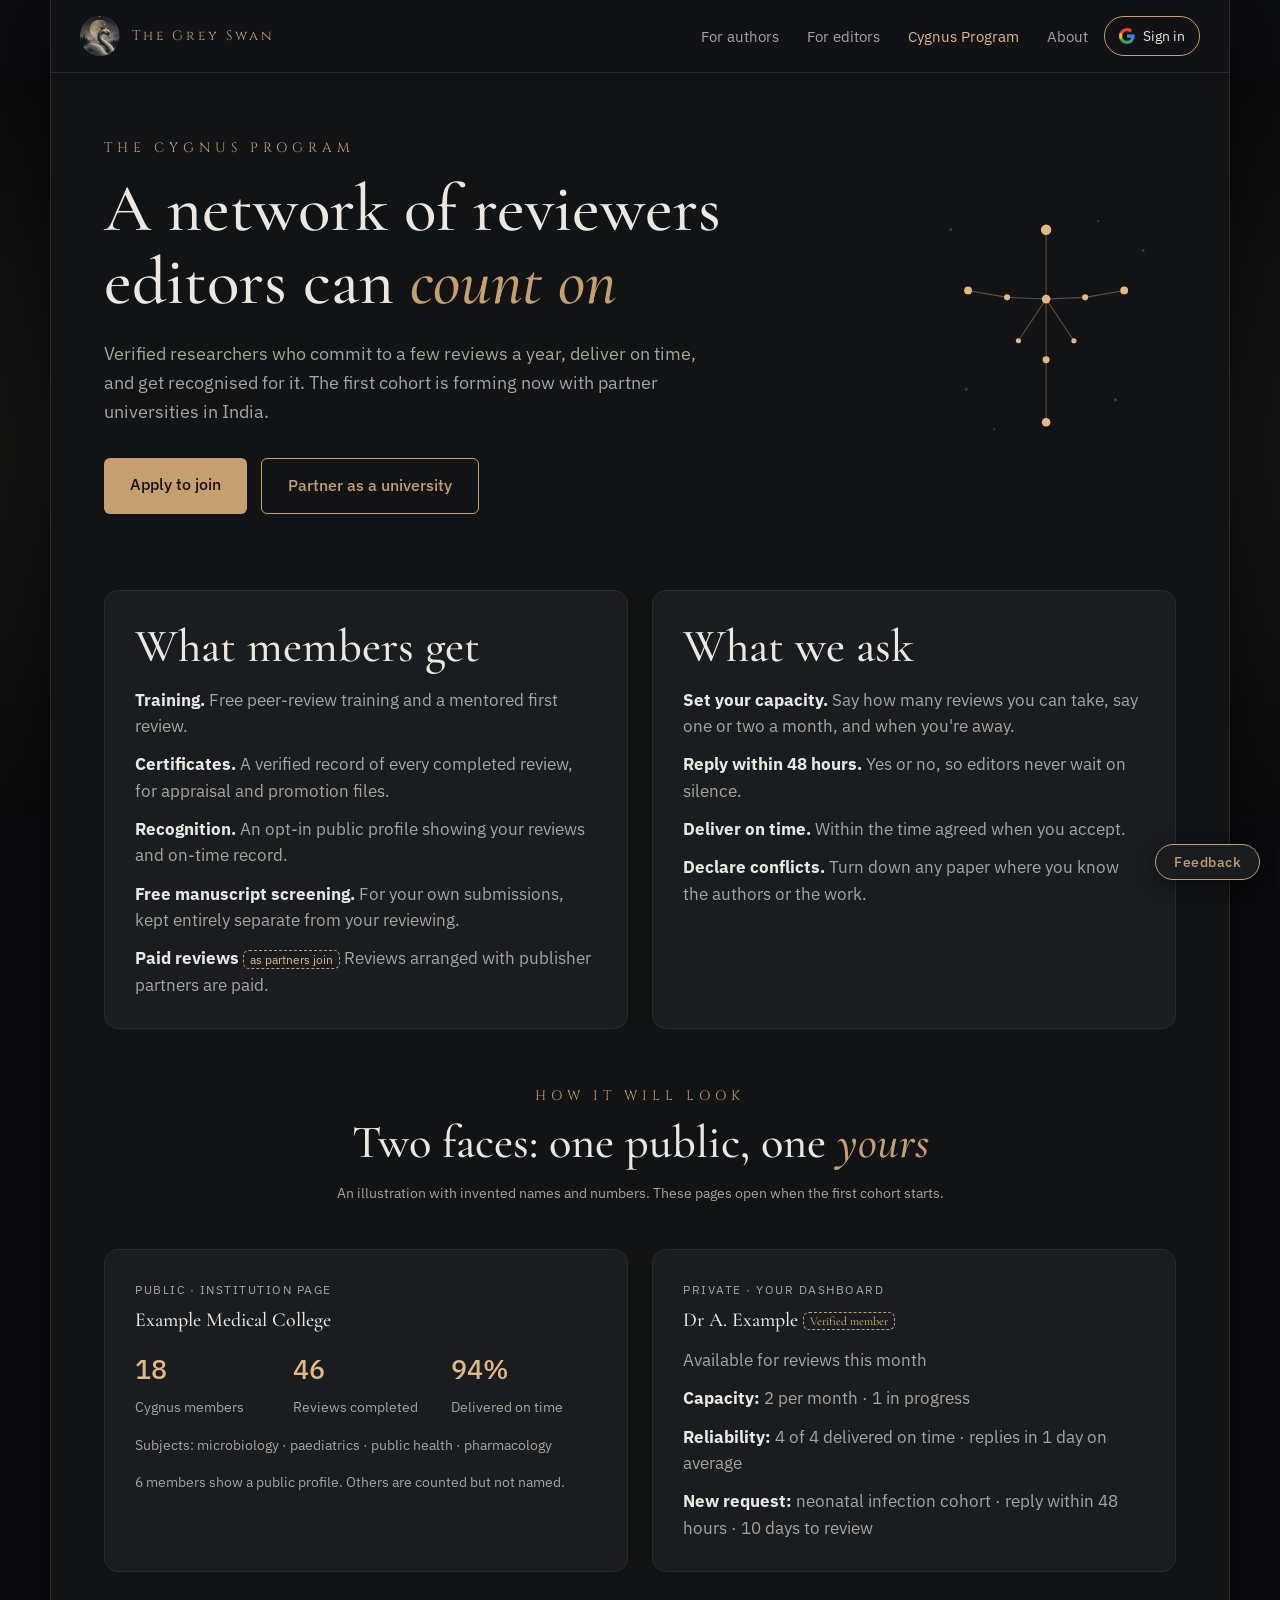
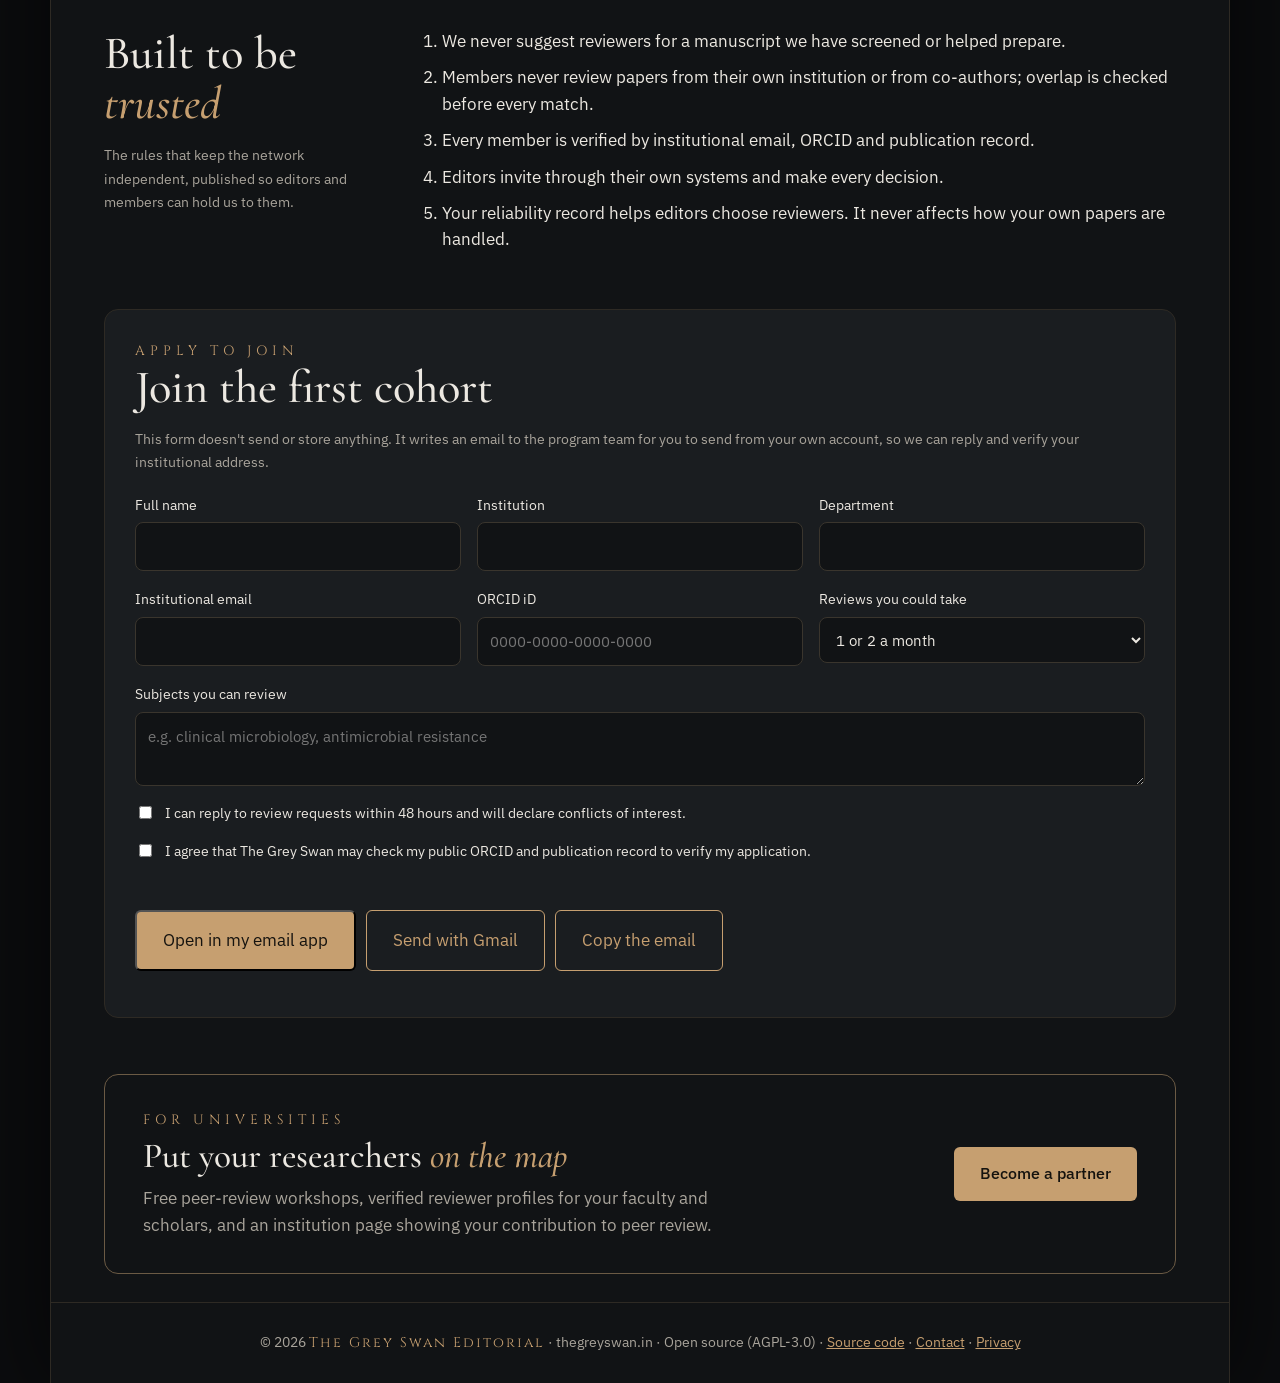
<file: cygnus/index.html>
<!doctype html>
<html lang="en">
<script>document.documentElement.classList.add("js")</script>
<head>
<meta charset="utf-8">
<meta name="viewport" content="width=device-width, initial-scale=1">
<title>The Cygnus Program: a reviewer network | The Grey Swan</title>
<meta name="description" content="Join the Cygnus Program: verified researchers who commit to a few peer reviews a year, deliver on time, and get recognised for it. Training, certificates and free manuscript screening for members.">
<link rel="canonical" href="https://thegreyswan.in/cygnus/">
<link rel="icon" type="image/png" sizes="192x192" href="/assets/favicon.png">
<link rel="apple-touch-icon" href="/assets/apple-touch-icon.png">
<meta name="theme-color" content="#111315">

<!-- Link previews (LinkedIn, WhatsApp, X) -->
<meta property="og:type" content="website">
<meta property="og:site_name" content="The Grey Swan">
<meta property="og:title" content="The Cygnus Program | The Grey Swan">
<meta property="og:description" content="A network of reviewers editors can count on. Join as a reviewer or partner as a university.">
<meta property="og:url" content="https://thegreyswan.in/cygnus/">
<meta property="og:image" content="https://thegreyswan.in/assets/og-image.jpg">
<meta name="twitter:card" content="summary_large_image">

<!-- Tells Google what this site and tool are -->

<link rel="preconnect" href="https://fonts.googleapis.com">
<link rel="preconnect" href="https://fonts.gstatic.com" crossorigin>
<link href="https://fonts.googleapis.com/css2?family=Cinzel:wght@400;500&family=Cormorant+Garamond:ital,wght@0,500;0,600;1,500&family=IBM+Plex+Sans:wght@400;500&display=swap" rel="stylesheet">

<style>
  :root {
    --bg: #111315; --card: #1A1D20; --line: #2E2A24;
    --ink: #ECE8E1; --muted: #A9A49B; --gold: #C69F70; --gold-bright: #E2B885;
    --serif: 'Cormorant Garamond', Georgia, serif;
    --caps: 'Cinzel', 'Trajan Pro', Georgia, serif;
    --sans: 'IBM Plex Sans', system-ui, sans-serif;
  }
  * { box-sizing: border-box; }
  html { scroll-behavior: smooth; }
  body { margin: 0; background: var(--bg); color: var(--ink); font-family: var(--sans);
         font-size: 17px; line-height: 1.65; -webkit-font-smoothing: antialiased; }
  a { color: var(--gold); }
  a:hover { color: var(--gold-bright); }
  img { max-width: 100%; height: auto; display: block; }
  .wrap { max-width: 1120px; margin: 0 auto; padding: 0 24px; }

  /* Header */
  header { border-bottom: 1px solid var(--line); }
  .nav { display: flex; align-items: center; justify-content: space-between; gap: 16px; padding: 16px 0; }
  .brand { display: flex; align-items: center; gap: 12px; text-decoration: none; color: var(--ink); }
  .brand img { width: 40px; height: 40px; border-radius: 50%; object-fit: cover; }
  .brand span { font-family: var(--caps); letter-spacing: 3px; font-size: 0.85rem; color: var(--gold); }
  .nav nav { margin-left: auto; }
  .nav ul { display: flex; gap: 28px; list-style: none; margin: 0; padding: 0; }
  .nav ul a { color: var(--muted); text-decoration: none; font-size: 0.92rem; }
  .nav ul a:hover { color: var(--ink); }
  .nav ul { align-items: center; }
  .more { position: relative; }
  .more-btn { background: none; border: 0; padding: 0; cursor: pointer; font: inherit; font-size: 0.92rem;
              color: var(--muted); display: inline-flex; align-items: center; gap: 6px; }
  .more-btn:hover, .more-btn[aria-expanded="true"] { color: var(--ink); }
  .more-btn:focus-visible, .more-menu a:focus-visible { outline: 1px solid var(--gold); outline-offset: 3px; }
  .nav ul.more-menu { position: absolute; right: -14px; top: calc(100% + 14px); display: block; min-width: 200px;
              margin: 0; padding: 8px 0; list-style: none; background: var(--card); border: 1px solid var(--line);
              border-radius: 8px; box-shadow: 0 12px 32px rgba(0,0,0,0.45); }
  .nav ul.more-menu[hidden] { display: none; }
  .more-menu a { display: block; padding: 8px 18px; white-space: nowrap; }
  .more-menu a:hover { background: rgba(198,159,112,0.08); }
  .more-menu .sep { height: 1px; margin: 6px 0; background: var(--line); }

  /* Hero */
  .hero { display: grid; grid-template-columns: 1.25fr 1fr; gap: 48px; align-items: center; padding-top: 72px; padding-bottom: 64px; }
  .eyebrow { font-family: var(--caps); color: var(--gold); letter-spacing: 5px; font-size: 0.85rem; text-transform: uppercase; }
  .eyebrow span { color: var(--muted); }
  h1, h2, h3 { font-family: var(--serif); font-weight: 500; line-height: 1.08; margin: 0; }
  h1 { font-size: clamp(2.6rem, 6vw, 4.2rem); margin: 14px 0 20px; }
  h1 em, h2 em { color: var(--gold); }
  .lead { color: var(--muted); font-size: 1.1rem; max-width: 560px; margin: 0 0 32px; }
  .buttons { display: flex; flex-wrap: wrap; gap: 14px; }
  .btn { display: inline-block; padding: 14px 26px; border-radius: 6px; text-decoration: none; font-weight: 500;
         font-size: 0.98rem; min-height: 48px; }
  .btn-gold { background: var(--gold); color: #15130F; }
  .btn-gold:hover { background: var(--gold-bright); color: #15130F; }
  .btn-line { border: 1px solid var(--gold); color: var(--gold); }
  .btn-line:hover { background: rgba(198, 159, 112, 0.1); }
  .hero-art img { margin: 0 auto; max-height: 420px; width: auto; }

  /* Ornament divider */
  .ornament { display: flex; align-items: center; gap: 14px; margin: 0 auto; max-width: 520px; }
  .ornament::before, .ornament::after { content: ""; flex: 1; height: 1px; background: var(--gold); opacity: 0.5; }
  .ornament svg { width: 14px; height: 14px; flex: none; }

  /* Sections */
  section { padding: 72px 0; }
  .section-head { text-align: center; max-width: 720px; margin: 0 auto 44px; }
  h2 { font-size: clamp(2rem, 4.5vw, 2.9rem); margin: 10px 0 14px; }
  .section-head p { color: var(--muted); margin: 0; }
  .grid { display: grid; grid-template-columns: repeat(3, 1fr); gap: 20px; }
  .grid + .grid { margin-top: 20px; }
  .card { background: var(--card); border: 1px solid var(--line); border-radius: 10px; padding: 24px; }
  .card h3 { font-size: 1.45rem; color: var(--ink); margin-bottom: 8px; }
  .card p { color: var(--muted); margin: 0; font-size: 0.96rem; }
  .steps { counter-reset: step; display: grid; grid-template-columns: repeat(3, 1fr); gap: 20px; }
  .step { counter-increment: step; padding: 24px; border-top: 1px solid var(--gold); }
  .step::before { content: counter(step, upper-roman); font-family: var(--caps); color: var(--gold); font-size: 1.1rem; letter-spacing: 2px; }
  .step h3 { font-size: 1.4rem; margin: 10px 0 6px; }
  .step p { color: var(--muted); margin: 0; font-size: 0.96rem; }
  .note { background: var(--card); border: 1px solid var(--line); border-radius: 10px; padding: 18px 22px;
          color: var(--muted); font-size: 0.95rem; margin-top: 32px; }
  .note b { color: var(--ink); font-weight: 500; }

  .about { display: grid; grid-template-columns: 1fr 1.6fr; gap: 48px; align-items: center; }
  .stats { display: flex; gap: 36px; flex-wrap: wrap; margin-top: 24px; }
  .stat b { display: block; font-family: var(--serif); font-size: 2.6rem; color: var(--gold); font-weight: 500; line-height: 1; }
  .stat span { color: var(--muted); font-size: 0.9rem; }
  .about p { color: var(--muted); }
  .about-logo img { max-width: 320px; margin: 0 auto; }

  .soon li { margin-bottom: 8px; color: var(--muted); }
  .soon li b { color: var(--ink); font-weight: 500; }

  .contact { text-align: center; }
  footer { border-top: 1px solid var(--line); padding: 28px 0; color: var(--muted); font-size: 0.88rem; text-align: center; }
  footer .name { font-family: var(--caps); color: var(--gold); letter-spacing: 2px; }

  /* ---------- Still side rails + scrolling centre page ---------- */
  body { background: #0B0C0E; }
  body::before { content: ""; position: fixed; inset: 0; z-index: -1; pointer-events: none;
    background: radial-gradient(ellipse 50% 60% at 0% 50%, rgba(198,159,112,0.07), transparent 70%),
                radial-gradient(ellipse 50% 60% at 100% 50%, rgba(198,159,112,0.07), transparent 70%); }
  .page { max-width: 1180px; margin: 0 auto; background: var(--bg);
          border-left: 1px solid var(--line); border-right: 1px solid var(--line);
          box-shadow: 0 0 80px rgba(0,0,0,0.6); }
  header { position: sticky; top: 0; z-index: 20; background: rgba(17,19,21,0.86);
           -webkit-backdrop-filter: blur(10px); backdrop-filter: blur(10px); }

  .rail { position: fixed; top: 0; bottom: 0; width: calc((100vw - 1180px) / 2); z-index: 10;
          display: none; align-items: center; justify-content: center; pointer-events: none; }
  .rail-left { left: 0; }
  .rail-right { right: 0; }
  .rail-line { position: absolute; top: 12vh; bottom: 12vh; left: 50%; width: 1px;
               background: linear-gradient(to bottom, transparent, rgba(198,159,112,0.45), transparent); }
  .rail-text { position: relative; writing-mode: vertical-rl; transform: rotate(180deg);
               font-family: var(--caps); color: var(--gold); letter-spacing: 8px; font-size: 0.78rem;
               background: #0B0C0E; padding: 18px 0; opacity: 0.85; }
  .rail-mark { position: absolute; width: 12px; height: 12px; left: calc(50% - 6px); }
  .rail-mark.top { top: calc(12vh - 6px); } .rail-mark.bottom { bottom: calc(12vh - 6px); }
  .progress { position: absolute; left: 50%; top: 12vh; width: 1px; background: var(--gold-bright);
              height: 0; transform-origin: top; }
  .rail-nav { position: relative; list-style: none; margin: 0; padding: 0; display: flex; flex-direction: column;
              gap: 22px; pointer-events: auto; }
  .rail-nav a { display: flex; align-items: center; justify-content: center; position: relative;
                width: 16px; height: 16px; text-decoration: none; }
  .rail-nav a::before { content: ""; width: 7px; height: 7px; transform: rotate(45deg);
                        border: 1px solid var(--gold); background: #0B0C0E; transition: all .3s; }
  .rail-nav a.active::before { background: var(--gold-bright); box-shadow: 0 0 12px rgba(226,184,133,0.7);
                               width: 10px; height: 10px; }
  .rail-nav span { position: absolute; right: 26px; white-space: nowrap; font-size: 0.78rem; color: var(--muted);
                   opacity: 0; transform: translateX(6px); transition: all .25s; }
  .rail-nav a:hover span, .rail-nav a.active span { opacity: 1; transform: none; }
  .rail-nav a.active span { color: var(--gold); }
  @media (min-width: 1360px) { .rail { display: flex; } }

  section, main { scroll-margin-top: 76px; }

  /* Gentle fade-up as sections come into view */
  .js .reveal { opacity: 0; transform: translateY(28px); transition: opacity .7s ease, transform .7s ease; }
  .js .reveal.in { opacity: 1; transform: none; }
  .hero-art img { will-change: transform; }
  @media (prefers-reduced-motion: reduce) {
    html { scroll-behavior: auto; }
    .js .reveal { opacity: 1; transform: none; transition: none; }
  }

  @media (max-width: 860px) {
    .hero, .about { grid-template-columns: 1fr; gap: 32px; }
    .hero { padding-top: 40px; padding-bottom: 48px; text-align: left; }
    .hero-art { order: -1; }
    .hero-art img { max-height: 260px; }
    .grid, .steps { grid-template-columns: 1fr; }
    .nav ul { gap: 16px; }
    .about-logo { order: -1; }
    section { padding: 52px 0; }
  }
  @media (max-width: 520px) {
    .nav ul { display: none; }
    .eyebrow { letter-spacing: 3px; font-size: 0.75rem; }
    .btn { width: 100%; text-align: center; }
  }

  /* Homepage: two doors, the Cygnus band and the trust strip */
  .hero-doors { text-align: center; padding-top: 80px; padding-bottom: 28px; }
  .hero-doors h1 { margin: 0 auto; max-width: 880px; }
  .hero-doors .lead { margin: 22px auto 0; max-width: 640px; }
  .doors { display: grid; grid-template-columns: repeat(auto-fit, minmax(min(100%, 420px), 1fr)); gap: 28px; padding-bottom: 64px; }
  .door { display: flex; flex-direction: column; gap: 16px; background: var(--card); border: 1px solid var(--line);
          border-radius: 14px; padding: 36px; color: var(--ink); text-decoration: none; transition: border-color .2s; }
  .door:hover { border-color: var(--gold); color: var(--ink); }
  .door:focus-visible { outline: 2px solid var(--gold); outline-offset: 3px; }
  .door-who { display: flex; align-items: center; gap: 12px; font-family: var(--caps); letter-spacing: 4px;
              font-size: 0.8rem; text-transform: uppercase; color: var(--gold); }
  .door-who svg { width: 36px; height: 36px; fill: none; stroke: var(--gold); stroke-width: 1.4; stroke-linecap: round; stroke-linejoin: round; }
  .door h2 { font-family: var(--serif); font-weight: 600; font-size: 2.4rem; margin: 0; }
  .door p { color: var(--muted); line-height: 1.65; margin: 0; }
  .door ul { list-style: none; margin: 0; padding: 0; display: flex; flex-direction: column; gap: 8px; font-size: 0.95rem; }
  .door li::before { content: "\2726"; color: var(--gold); margin-right: 10px; }
  .door .btn { margin-top: auto; align-self: flex-start; }
  .cygnus-band-wrap { padding: 0 0 56px; }
  .cygnus-band { border: 1px solid #6B5A44; border-radius: 14px; padding: 34px 38px; display: flex; flex-wrap: wrap;
                 gap: 24px; align-items: center; justify-content: space-between; }
  .cygnus-band > div:first-child { flex: 1 1 480px; }
  .cygnus-band h2 { font-family: var(--serif); font-weight: 500; font-size: 2.2rem; margin: 6px 0 0; }
  .cygnus-band p { color: var(--muted); line-height: 1.6; margin: 10px 0 0; max-width: 620px; }
  .trust { display: grid; grid-template-columns: repeat(auto-fit, minmax(200px, 1fr)); gap: 24px; text-align: center;
           border-top: 1px solid var(--line); padding-top: 32px; padding-bottom: 40px; }
  .trust b { display: block; font-family: var(--serif); font-size: 1.8rem; font-weight: 500; color: var(--gold-bright); }
  .trust span { font-size: 0.88rem; color: var(--muted); }
  .ws-head { font-family: var(--caps); letter-spacing: 3px; font-size: 0.85rem; text-transform: uppercase; color: var(--gold);
             font-weight: 400; margin: 36px 0 14px; }
  @media (max-width: 520px) { .door { padding: 26px; } .door h2 { font-size: 2rem; } .cygnus-band { padding: 26px; } }

  /* The Cygnus Program page */
  .cy-hero { display: flex; flex-wrap: wrap; gap: 44px; align-items: center; padding-top: 64px; padding-bottom: 48px; }
  .cy-hero > div:first-child { flex: 999 1 520px; min-width: 0; }
  .cy-hero .lead { margin-top: 20px; max-width: 600px; }
  .cy-hero .buttons { margin-top: 28px; }
  .cy-art { flex: 1 1 260px; max-width: 360px; }
  .cy-art svg { width: 100%; height: auto; display: block; }
  main section { padding: 28px 0; }
  .cy-two { display: grid; grid-template-columns: repeat(auto-fit, minmax(min(100%, 420px), 1fr)); gap: 24px; }
  .cy-box { background: var(--card, #191B1E); border: 1px solid var(--line, #2A2C30); border-radius: 14px; padding: 30px; min-width: 0; }
  .cy-box h2, .cy-box h3, .cy-rules h2 { margin: 0 0 16px; }
  .cy-list { list-style: none; margin: 0; padding: 0; display: flex; flex-direction: column; gap: 12px; line-height: 1.55; }
  .cy-list span { color: var(--muted, #A9A49B); }
  .cy-tag { font-size: 0.75rem; color: var(--gold-bright, #E2B885) !important; border: 1px dashed var(--gold, #C69F70); border-radius: 6px; padding: 1px 6px; font-family: inherit; font-weight: 400; vertical-align: middle; }
  .cy-label { font-size: 0.75rem; letter-spacing: 1.5px; color: var(--muted, #A9A49B); margin: 0 0 10px; text-transform: uppercase; }
  .cy-stats { display: grid; grid-template-columns: repeat(3, minmax(0, 1fr)); gap: 12px; margin-bottom: 12px; }
  .cy-stats b { display: block; font-size: 1.7rem; font-weight: 500; color: var(--gold-bright, #E2B885); }
  .cy-stats span, .cy-small { font-size: 0.88rem; color: var(--muted, #A9A49B); }
  .cy-rules { display: flex; flex-wrap: wrap; gap: 36px; }
  .cy-rules > div { flex: 1 1 280px; max-width: 360px; }
  .cy-rules ol { flex: 999 1 480px; min-width: 0; margin: 0; padding-left: 22px; display: flex; flex-direction: column; gap: 10px; line-height: 1.55; }
  .cy-form { display: grid; grid-template-columns: repeat(auto-fit, minmax(min(100%, 260px), 1fr)); gap: 16px; margin-top: 18px; }
  .cy-form label { display: flex; flex-direction: column; gap: 6px; font-size: 0.9rem; }
  .cy-form .full { grid-column: 1 / -1; }
  .cy-form input:not([type=checkbox]), .cy-form select, .cy-form textarea { background: #111315; color: inherit; border: 1px solid #3A352D; border-radius: 8px; padding: 11px 12px; font: inherit; font-size: 0.95rem; }
  .cy-form input:focus-visible, .cy-form select:focus-visible, .cy-form textarea:focus-visible { outline: 2px solid #C69F70; outline-offset: 1px; }
  .cy-check { flex-direction: row !important; align-items: flex-start; gap: 10px !important; line-height: 1.5; }
  .cy-check input { margin-top: 4px; accent-color: #C69F70; }
  .cy-error { color: #F2A39A; font-size: 0.9rem; min-height: 1.2em; margin: 0; }
  .cy-send { display: flex; flex-wrap: wrap; gap: 10px; }
  .cy-send button { cursor: pointer; font: inherit; }
  .cy-send button.btn-line { background: transparent; }
  .cy-send button.btn-line:hover { background: rgba(198, 159, 112, 0.1); }
  .cy-done { color: var(--muted, #A9A49B); font-size: 0.9rem; margin: 0; }
  nav a[aria-current="page"] { color: var(--gold-bright, #E2B885); }
</style>
<link rel="stylesheet" href="/assets/account.css">
</head>
<body>

<div class="page">
<header>
  <div class="wrap nav">
    <a class="brand" href="/" aria-label="The Grey Swan, home">
      <img src="/assets/grey_swan_icon.png" alt="" width="40" height="40">
      <span>The Grey Swan</span>
    </a>
    <nav aria-label="Main">
      <ul>
        <li><a href="/#authors">For authors</a></li>
        <li><a href="/#editors">For editors</a></li>
        <li><a href="/cygnus/" aria-current="page">Cygnus Program</a></li>
        <li><a href="/#about">About</a></li>
      </ul>
    </nav>
    <div id="gs-account"></div>
  </div>
</header>

<main id="top">
  <div class="wrap cy-hero">
    <div>
      <div class="eyebrow">The Cygnus Program</div>
      <h1>A network of reviewers editors can <em>count on</em></h1>
      <p class="lead">Verified researchers who commit to a few reviews a year, deliver on time, and get recognised for it.
        The first cohort is forming now with partner universities in India.</p>
      <div class="buttons">
        <a class="btn btn-gold" href="#apply">Apply to join</a>
        <a class="btn btn-line" href="#universities">Partner as a university</a>
      </div>
    </div>
    <div class="cy-art" aria-hidden="true">
      <svg viewBox="0 0 300 300">
        <g stroke="#C69F70" stroke-opacity="0.45" stroke-width="1.2" fill="none">
          <path d="M150 40 L150 120 L150 190 L150 262"/>
          <path d="M60 110 L105 118 L150 120 L195 118 L240 110"/>
          <path d="M150 120 L118 168 M150 120 L182 168"/>
        </g>
        <g fill="#E2B885">
          <circle cx="150" cy="40" r="6"/><circle cx="150" cy="120" r="5"/><circle cx="150" cy="190" r="4"/>
          <circle cx="150" cy="262" r="5"/><circle cx="60" cy="110" r="4.5"/><circle cx="105" cy="118" r="3.5"/>
          <circle cx="195" cy="118" r="3.5"/><circle cx="240" cy="110" r="4.5"/><circle cx="118" cy="168" r="3"/>
          <circle cx="182" cy="168" r="3"/>
        </g>
        <g fill="#C69F70" fill-opacity="0.35">
          <circle cx="40" cy="40" r="1.6"/><circle cx="262" cy="64" r="1.4"/><circle cx="230" cy="236" r="1.8"/>
          <circle cx="58" cy="224" r="1.4"/><circle cx="210" cy="30" r="1.2"/><circle cx="90" cy="270" r="1.2"/>
        </g>
      </svg>
    </div>
  </div>

  <section>
    <div class="wrap cy-two">
      <div class="cy-box">
        <h2>What members get</h2>
        <ul class="cy-list">
          <li><b>Training.</b> <span>Free peer-review training and a mentored first review.</span></li>
          <li><b>Certificates.</b> <span>A verified record of every completed review, for appraisal and promotion files.</span></li>
          <li><b>Recognition.</b> <span>An opt-in public profile showing your reviews and on-time record.</span></li>
          <li><b>Free manuscript screening.</b> <span>For your own submissions, kept entirely separate from your reviewing.</span></li>
          <li><b>Paid reviews</b> <span class="cy-tag">as partners join</span> <span>Reviews arranged with publisher partners are paid.</span></li>
        </ul>
      </div>
      <div class="cy-box">
        <h2>What we ask</h2>
        <ul class="cy-list">
          <li><b>Set your capacity.</b> <span>Say how many reviews you can take, say one or two a month, and when you're away.</span></li>
          <li><b>Reply within 48 hours.</b> <span>Yes or no, so editors never wait on silence.</span></li>
          <li><b>Deliver on time.</b> <span>Within the time agreed when you accept.</span></li>
          <li><b>Declare conflicts.</b> <span>Turn down any paper where you know the authors or the work.</span></li>
        </ul>
      </div>
    </div>
  </section>

  <section>
    <div class="wrap">
      <div class="section-head">
        <div class="eyebrow">How it will look</div>
        <h2>Two faces: one public, one <em>yours</em></h2>
        <p class="cy-small">An illustration with invented names and numbers. These pages open when the first cohort starts.</p>
      </div>
      <div class="cy-two">
        <div class="cy-box">
          <p class="cy-label">Public · Institution page</p>
          <h3>Example Medical College</h3>
          <div class="cy-stats">
            <div><b>18</b><span>Cygnus members</span></div>
            <div><b>46</b><span>Reviews completed</span></div>
            <div><b>94%</b><span>Delivered on time</span></div>
          </div>
          <p class="cy-small">Subjects: microbiology · paediatrics · public health · pharmacology</p>
          <p class="cy-small">6 members show a public profile. Others are counted but not named.</p>
        </div>
        <div class="cy-box">
          <p class="cy-label">Private · Your dashboard</p>
          <h3>Dr A. Example <span class="cy-tag">Verified member</span></h3>
          <ul class="cy-list">
            <li><span>Available for reviews this month</span></li>
            <li><b>Capacity:</b> <span>2 per month · 1 in progress</span></li>
            <li><b>Reliability:</b> <span>4 of 4 delivered on time · replies in 1 day on average</span></li>
            <li><b>New request:</b> <span>neonatal infection cohort · reply within 48 hours · 10 days to review</span></li>
          </ul>
        </div>
      </div>
    </div>
  </section>

  <section>
    <div class="wrap cy-rules">
      <div>
        <h2>Built to be <em>trusted</em></h2>
        <p class="cy-small">The rules that keep the network independent, published so editors and members can hold us to them.</p>
      </div>
      <ol>
        <li>We never suggest reviewers for a manuscript we have screened or helped prepare.</li>
        <li>Members never review papers from their own institution or from co-authors; overlap is checked before every match.</li>
        <li>Every member is verified by institutional email, ORCID and publication record.</li>
        <li>Editors invite through their own systems and make every decision.</li>
        <li>Your reliability record helps editors choose reviewers. It never affects how your own papers are handled.</li>
      </ol>
    </div>
  </section>

  <section id="apply">
    <div class="wrap">
      <div class="cy-box">
        <div class="eyebrow">Apply to join</div>
        <h2>Join the first cohort</h2>
        <p class="cy-small">This form doesn't send or store anything. It writes an email to the program team for you to send
          from your own account, so we can reply and verify your institutional address.</p>
        <form id="cy-form" class="cy-form" novalidate>
          <label>Full name<input name="name" autocomplete="name" required></label>
          <label>Institution<input name="institution" autocomplete="organization" required></label>
          <label>Department<input name="department"></label>
          <label>Institutional email<input name="email" type="email" autocomplete="email" required></label>
          <label>ORCID iD<input name="orcid" placeholder="0000-0000-0000-0000" required></label>
          <label>Reviews you could take
            <select name="capacity">
              <option>1 a month</option><option selected>1 or 2 a month</option><option>3 or more a month</option>
              <option>A few a year</option>
            </select>
          </label>
          <label class="full">Subjects you can review<textarea name="subjects" rows="2" placeholder="e.g. clinical microbiology, antimicrobial resistance" required></textarea></label>
          <label class="full cy-check"><input type="checkbox" name="agree" required> I can reply to review requests within
            48 hours and will declare conflicts of interest.</label>
          <label class="full cy-check"><input type="checkbox" name="consent" required> I agree that The Grey Swan may check
            my public ORCID and publication record to verify my application.</label>
          <p class="full cy-error" id="cy-error" role="alert"></p>
          <div class="full cy-send">
            <button type="submit" class="btn btn-gold" data-send="mail">Open in my email app</button>
            <button type="submit" class="btn btn-line" data-send="gmail">Send with Gmail</button>
            <button type="submit" class="btn btn-line" data-send="copy">Copy the email</button>
          </div>
          <p class="full cy-done" id="cy-done" aria-live="polite"></p>
        </form>
      </div>
    </div>
  </section>

  <section id="universities">
    <div class="wrap">
      <div class="cygnus-band">
        <div>
          <div class="eyebrow">For universities</div>
          <h2>Put your researchers <em>on the map</em></h2>
          <p>Free peer-review workshops, verified reviewer profiles for your faculty and scholars, and an institution page
            showing your contribution to peer review.</p>
        </div>
        <div class="buttons">
          <a class="btn btn-gold" id="cy-partner" href="mailto:harsh@thegreyswan.in?subject=Cygnus%20Program%3A%20university%20partnership">Become a partner</a>
        </div>
      </div>
    </div>
  </section>
</main>

<footer>
  <div class="wrap">© 2026 <span class="name">The Grey Swan Editorial</span> · thegreyswan.in · Open source (AGPL-3.0) · <a href="https://github.com/TheHarshMaan/manuscript-checker">Source code</a> · <a href="/#contact">Contact</a> · <a href="/privacy/">Privacy</a></div>
</footer>
</div>

<script>
(function () {
  "use strict";
  var TO = "harsh@thegreyswan.in";
  var WEBMAIL = /@(gmail|googlemail|yahoo|ymail|hotmail|outlook|live|msn|icloud|me|aol|proton|protonmail|rediffmail|zoho)\./i;
  var form = document.getElementById("cy-form"), err = document.getElementById("cy-error"), done = document.getElementById("cy-done");
  var how = "mail";
  form.querySelectorAll("[data-send]").forEach(function (b) { b.addEventListener("click", function () { how = b.dataset.send; }); });

  function orcidOk(v) {
    var m = v.replace(/^https?:\/\/(www\.)?orcid\.org\//i, "").trim();
    if (!/^\d{4}-\d{4}-\d{4}-\d{3}[\dX]$/i.test(m)) return null;
    var d = m.replace(/-/g, ""), total = 0;
    for (var i = 0; i < 15; i++) total = (total + +d[i]) * 2;
    var c = (12 - total % 11) % 11, check = c === 10 ? "X" : String(c);
    return check === d[15].toUpperCase() ? m.toUpperCase() : null;
  }

  form.addEventListener("submit", async function (e) {
    e.preventDefault();
    err.textContent = ""; done.textContent = "";
    var f = form.elements, v = function (n) { return f[n].value.trim(); };
    var missing = ["name", "institution", "email", "orcid", "subjects"].filter(function (n) { return !v(n); });
    if (missing.length) { err.textContent = "Please fill in every required field."; f[missing[0]].focus(); return; }
    if (!/^[^@\s]+@[^@\s]+\.[^@\s]+$/.test(v("email"))) { err.textContent = "That email address doesn't look right."; f.email.focus(); return; }
    var orcid = orcidOk(v("orcid"));
    if (!orcid) { err.textContent = "That ORCID iD doesn't look right. It has 16 characters, like 0000-0002-1825-0097."; f.orcid.focus(); return; }
    if (!f.agree.checked || !f.consent.checked) { err.textContent = "Please tick both boxes to apply."; return; }
    var note = WEBMAIL.test(v("email")) ? "\nNote: this is a personal address; I can verify with my institutional email on request.\n" : "";
    if (note) done.textContent = "Tip: an institutional email address makes verification faster. ";
    var subject = "Cygnus Program application: " + v("name");
    var body = "Name: " + v("name") + "\nInstitution: " + v("institution") + "\nDepartment: " + (v("department") || "-") +
      "\nInstitutional email: " + v("email") + "\nORCID: https://orcid.org/" + orcid + "\nCapacity: " + f.capacity.value +
      "\nSubjects: " + v("subjects") + "\n" + note +
      "\nI can reply to review requests within 48 hours and will declare conflicts of interest." +
      "\nI agree that The Grey Swan may check my public ORCID and publication record to verify this application.\n";
    if (window.GS_EVENT) window.GS_EVENT("cygnus-apply-" + how);
    if (how === "mail") {
      location.href = "mailto:" + TO + "?subject=" + encodeURIComponent(subject) + "&body=" + encodeURIComponent(body);
      done.textContent += "Your email app should open now. If nothing happened, use Gmail or Copy instead.";
    } else if (how === "gmail") {
      window.open("https://mail.google.com/mail/?view=cm&fs=1&to=" + encodeURIComponent(TO) + "&su=" + encodeURIComponent(subject) +
        "&body=" + encodeURIComponent(body), "_blank", "noopener");
      done.textContent += "Gmail opened in a new tab, ready to send.";
    } else {
      try { await navigator.clipboard.writeText("To: " + TO + "\nSubject: " + subject + "\n\n" + body);
        done.textContent += "Copied. Paste it into an email to " + TO + "."; }
      catch (x) { done.textContent += "Couldn't copy. Please write to " + TO + "."; }
    }
  });
  document.getElementById("cy-partner").addEventListener("click", function () { if (window.GS_EVENT) window.GS_EVENT("cygnus-partner"); });
})();
</script>
<script src="/assets/account.js"></script>
<script src="/assets/feedback.js"></script>
</body>
</html>
</file>
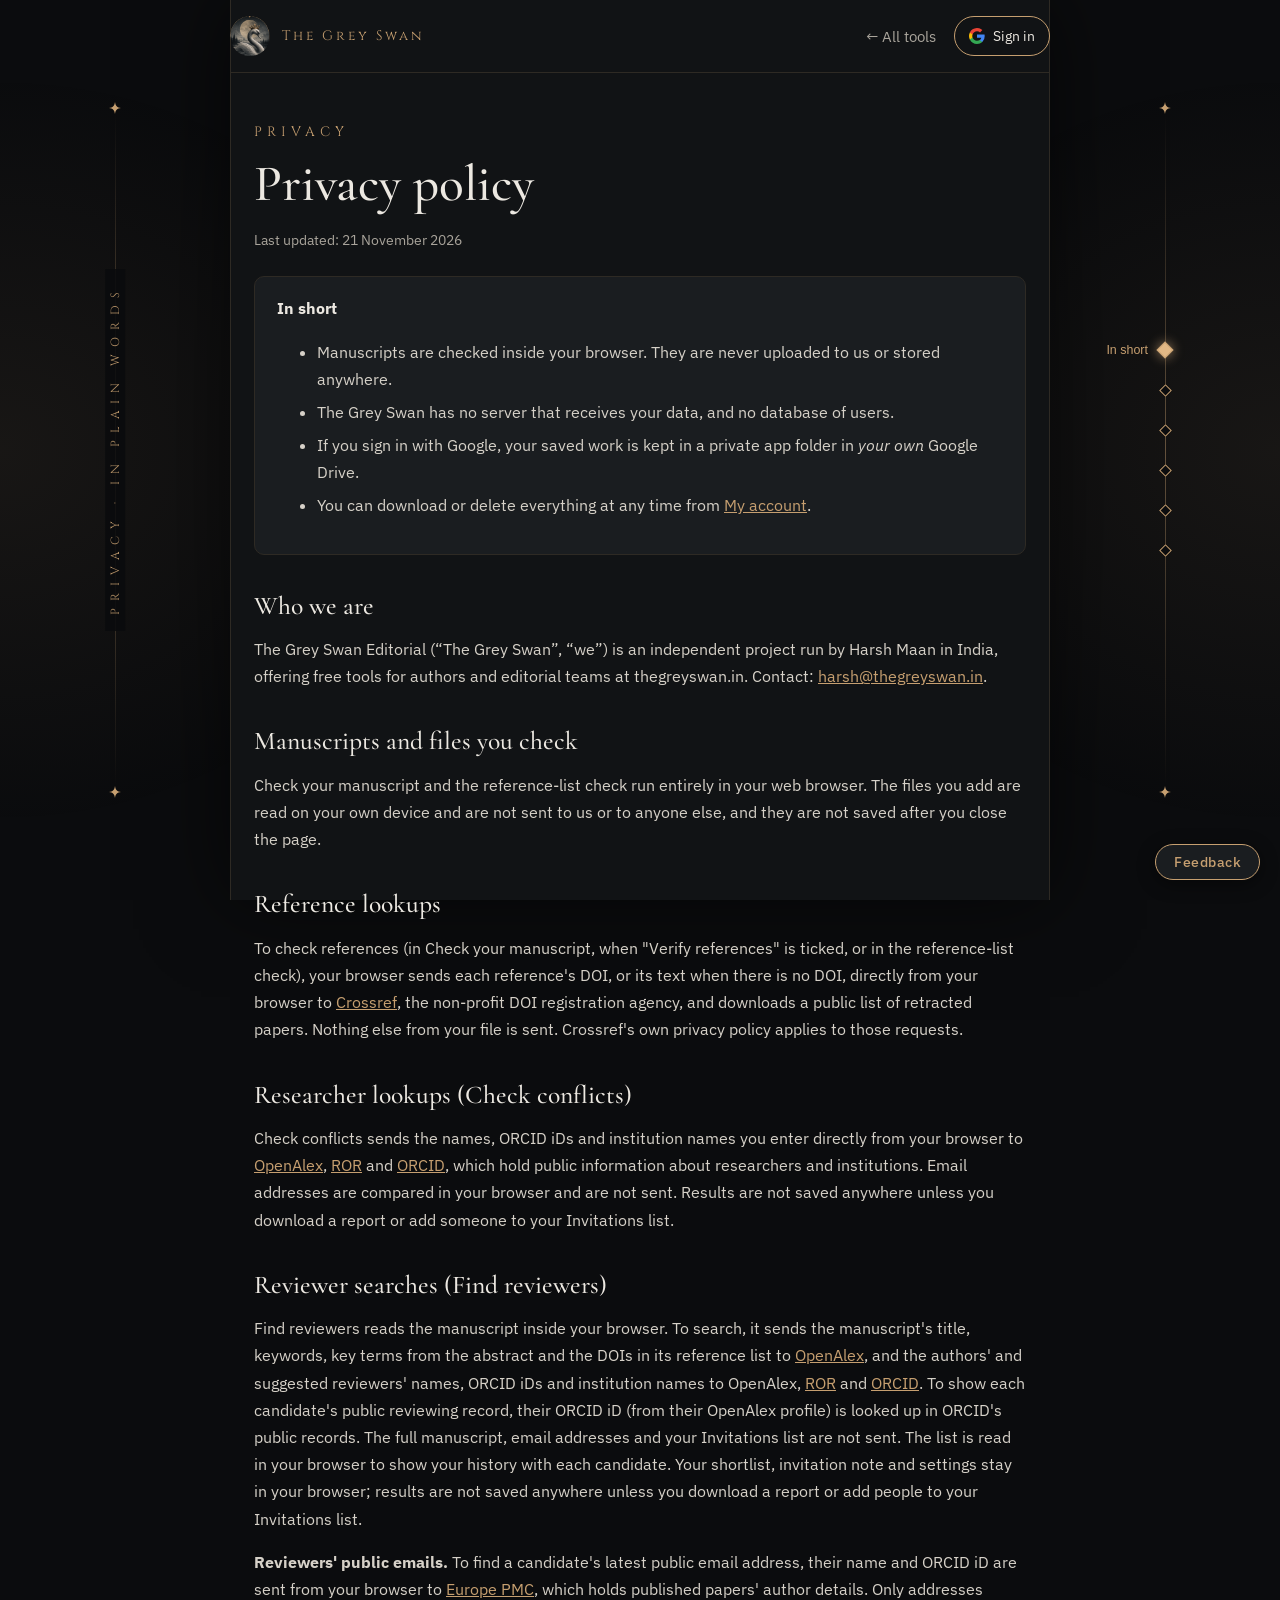
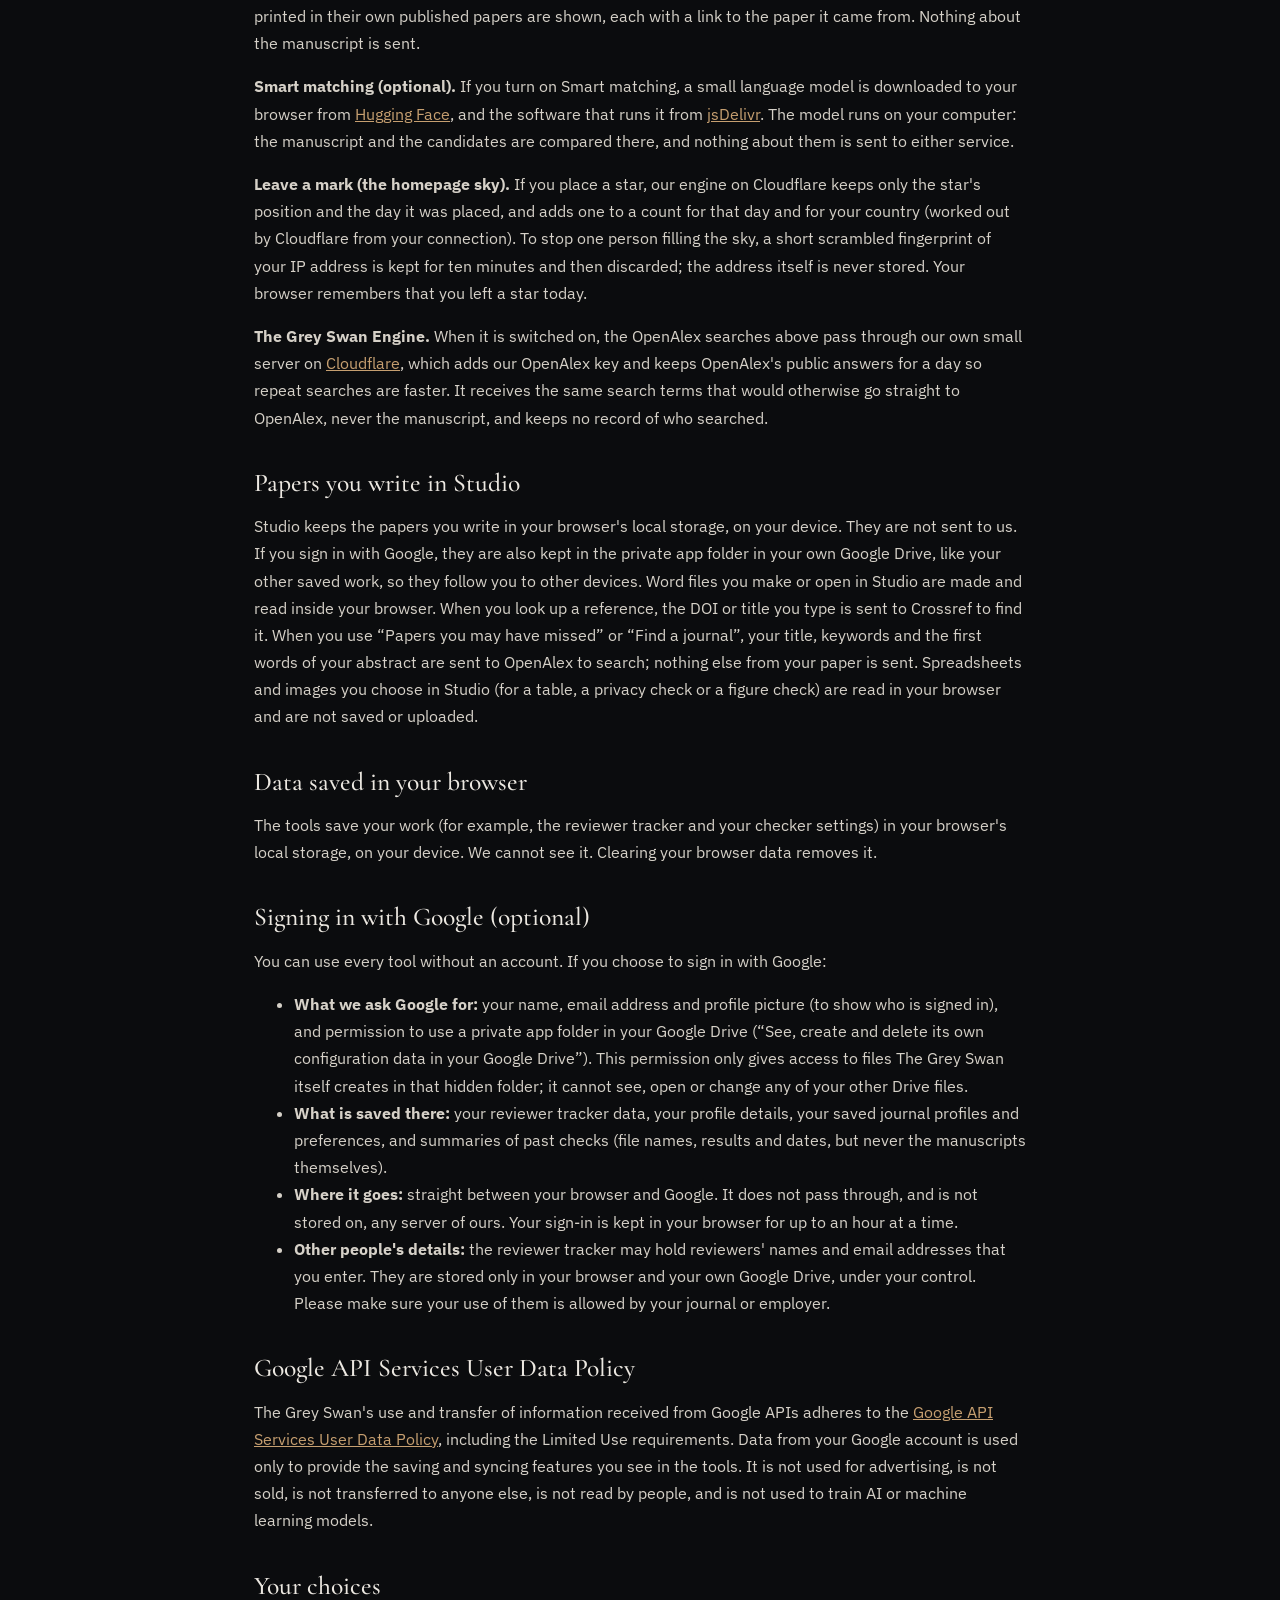
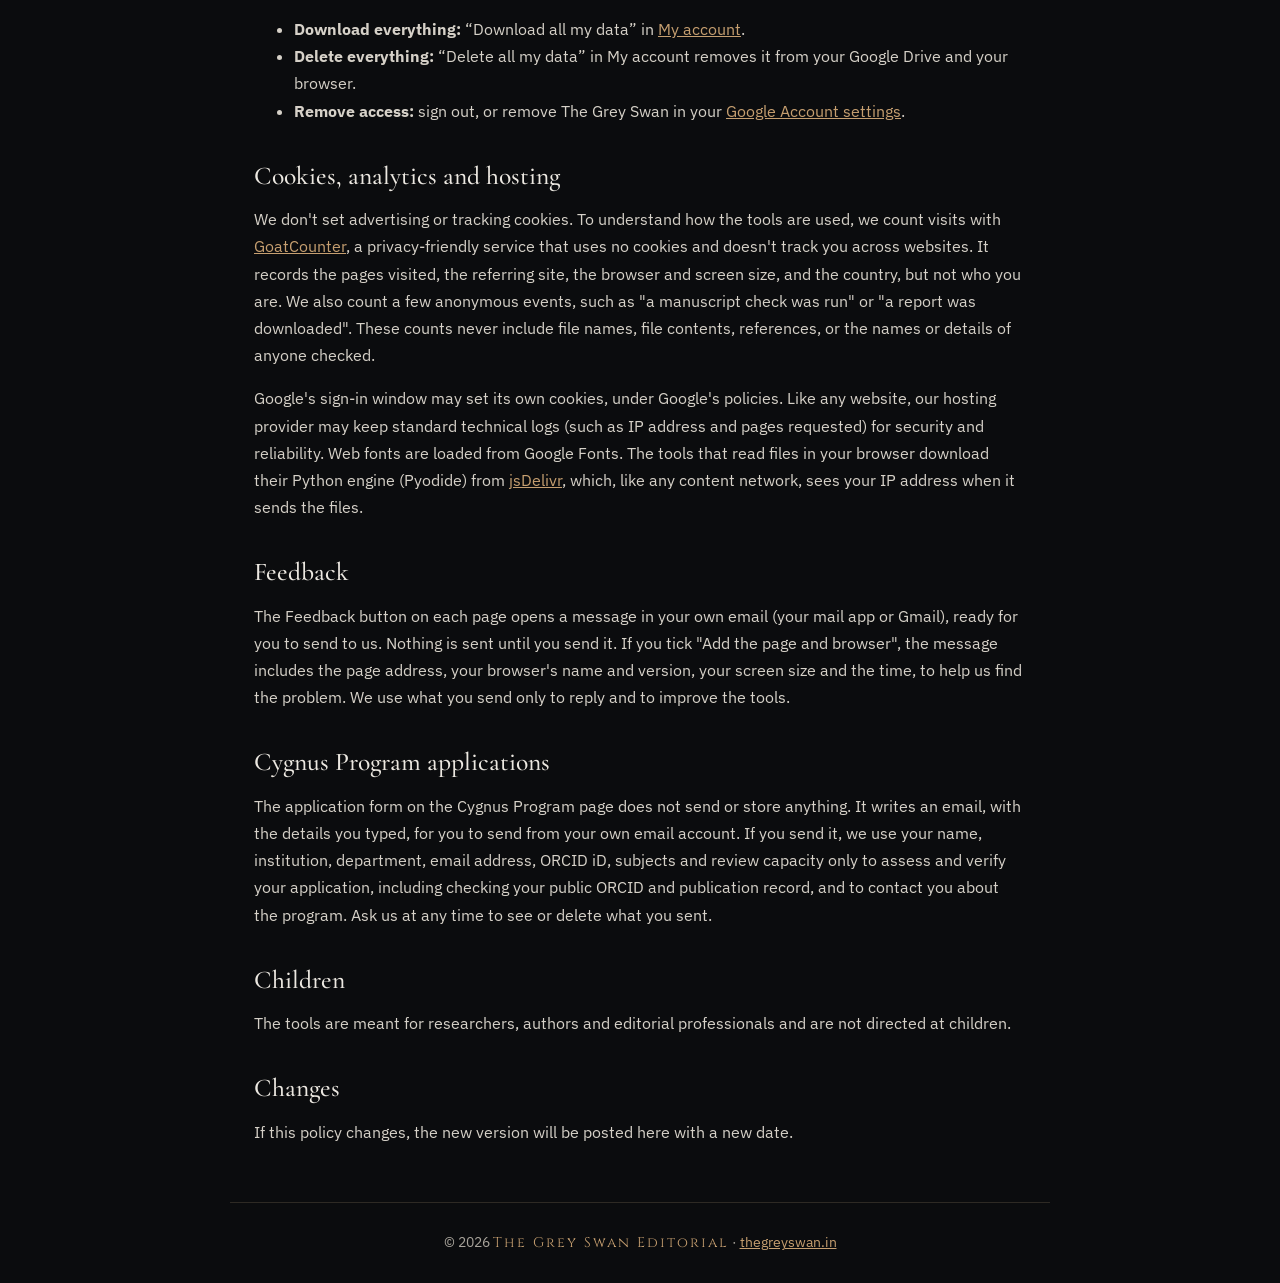
<file: privacy/index.html>
<!doctype html>
<html lang="en">
<head>
<meta charset="utf-8">
<meta name="viewport" content="width=device-width, initial-scale=1">
<title>Privacy policy | The Grey Swan Editorial</title>
<meta name="description" content="How The Grey Swan's free publishing tools handle your manuscripts and data: checked in your browser, never uploaded, and saved only in your own Google Drive if you sign in.">
<link rel="canonical" href="https://thegreyswan.in/privacy/">
<link rel="icon" type="image/png" href="../assets/favicon.png">
<meta name="theme-color" content="#111315">
<link rel="preconnect" href="https://fonts.googleapis.com">
<link rel="preconnect" href="https://fonts.gstatic.com" crossorigin>
<link href="https://fonts.googleapis.com/css2?family=Cinzel:wght@400;500&family=Cormorant+Garamond:ital,wght@0,500;0,600;1,500&family=IBM+Plex+Sans:wght@400;500&display=swap" rel="stylesheet">
<link rel="stylesheet" href="../assets/account.css">
<link rel="stylesheet" href="../assets/scroll.css">
<style>
  :root { --bg: #111315; --card: #1A1D20; --line: #2E2A24; --ink: #ECE8E1; --muted: #A9A49B; --gold: #C69F70;
          --serif: 'Cormorant Garamond', Georgia, serif; --caps: 'Cinzel', Georgia, serif; --sans: 'IBM Plex Sans', system-ui, sans-serif; }
  * { box-sizing: border-box; }
  body { margin: 0; background: var(--bg); color: var(--ink); font: 16px/1.7 var(--sans); -webkit-font-smoothing: antialiased; }
  a { color: var(--gold); }
  .wrap { max-width: 820px; margin: 0 auto; padding: 0 24px; }
  header { border-bottom: 1px solid var(--line); }
  header .wrap { max-width: 1120px; }
  .nav { display: flex; align-items: center; justify-content: space-between; gap: 16px; padding: 16px 0; }
  .brand { display: flex; align-items: center; gap: 12px; text-decoration: none; }
  .brand img { width: 40px; height: 40px; border-radius: 50%; }
  .brand span { font-family: var(--caps); letter-spacing: 3px; font-size: 0.85rem; color: var(--gold); }
  .nav-right { display: flex; align-items: center; gap: 18px; }
  .nav-right > a { color: var(--muted); text-decoration: none; font-size: 0.92rem; }
  .eyebrow { font-family: var(--caps); color: var(--gold); letter-spacing: 5px; font-size: 0.85rem; text-transform: uppercase; margin-top: 48px; }
  h1, h2 { font-family: var(--serif); font-weight: 500; line-height: 1.15; }
  h1 { font-size: clamp(2.3rem, 5vw, 3.2rem); margin: 10px 0 6px; }
  h2 { font-size: 1.6rem; margin: 36px 0 8px; color: var(--ink); }
  p, li { color: #D6D1C8; }
  .updated { color: var(--muted); font-size: 0.9rem; }
  .summary { background: var(--card); border: 1px solid var(--line); border-radius: 10px; padding: 18px 22px; margin: 24px 0; }
  .summary li { margin-bottom: 6px; }
  footer { border-top: 1px solid var(--line); padding: 28px 0; margin-top: 56px; color: var(--muted); font-size: 0.88rem; text-align: center; }
  footer .name { font-family: var(--caps); color: var(--gold); letter-spacing: 2px; }
  @media (max-width: 600px) { .nav-right > a { display: none; } }
</style>
</head>
<body>
<header>
  <div class="wrap nav">
    <a class="brand" href="../" aria-label="The Grey Swan Editorial, home">
      <img src="../assets/grey_swan_icon.png" alt="" width="40" height="40"><span>The Grey Swan</span>
    </a>
    <div class="nav-right"><a href="../">← All tools</a><div id="gs-account"></div></div>
  </div>
</header>

<main class="wrap">
  <div class="eyebrow">Privacy</div>
  <h1>Privacy policy</h1>
  <p class="updated">Last updated: 21 November 2026</p>

  <div class="summary">
    <b>In short</b>
    <ul>
      <li>Manuscripts are checked inside your browser. They are never uploaded to us or stored anywhere.</li>
      <li>The Grey Swan has no server that receives your data, and no database of users.</li>
      <li>If you sign in with Google, your saved work is kept in a private app folder in <em>your own</em> Google Drive.</li>
      <li>You can download or delete everything at any time from <a href="../account/">My account</a>.</li>
    </ul>
  </div>

  <h2>Who we are</h2>
  <p>The Grey Swan Editorial (“The Grey Swan”, “we”) is an independent project run by Harsh Maan in India, offering free
    tools for authors and editorial teams at thegreyswan.in. Contact: <a href="mailto:harsh@thegreyswan.in">harsh@thegreyswan.in</a>.</p>

  <h2>Manuscripts and files you check</h2>
  <p>Check your manuscript and the reference-list check run entirely in your web browser. The files
    you add are read on your own device and are not sent to us or to anyone else, and they are not saved after you close
    the page.</p>

  <h2>Reference lookups</h2>
  <p>To check references (in Check your manuscript, when "Verify references" is ticked, or in the reference-list check), your browser sends each reference's DOI, or its text when there is no DOI,
    directly from your browser to <a href="https://www.crossref.org/" target="_blank" rel="noopener">Crossref</a>, the
    non-profit DOI registration agency, and downloads a public list of retracted papers. Nothing else from your file is
    sent. Crossref's own privacy policy applies to those requests.</p>

  <h2>Researcher lookups (Check conflicts)</h2>
  <p>Check conflicts sends the names, ORCID iDs and institution names you enter directly from your browser to
    <a href="https://openalex.org" target="_blank" rel="noopener">OpenAlex</a>,
    <a href="https://ror.org" target="_blank" rel="noopener">ROR</a> and
    <a href="https://orcid.org" target="_blank" rel="noopener">ORCID</a>, which hold public information about
    researchers and institutions. Email addresses are compared in your browser and are not sent. Results are not
    saved anywhere unless you download a report or add someone to your Invitations list.</p>

  <h2>Reviewer searches (Find reviewers)</h2>
  <p>Find reviewers reads the manuscript inside your browser. To search, it sends the manuscript's title,
    keywords, key terms from the abstract and the DOIs in its reference list to
    <a href="https://openalex.org" target="_blank" rel="noopener">OpenAlex</a>, and the authors' and suggested reviewers'
    names, ORCID iDs and institution names to OpenAlex, <a href="https://ror.org" target="_blank" rel="noopener">ROR</a> and
    <a href="https://orcid.org" target="_blank" rel="noopener">ORCID</a>. To show each candidate's public reviewing record,
    their ORCID iD (from their OpenAlex profile) is looked up in ORCID's public records. The full manuscript, email
    addresses and your Invitations list are not sent. The list is read in your browser to show your history with each candidate. Your
    shortlist, invitation note and settings stay in your browser; results are not saved anywhere unless you download a
    report or add people to your Invitations list.</p>
  <p><b>Reviewers' public emails.</b> To find a candidate's latest public email address, their name and ORCID iD are
    sent from your browser to <a href="https://europepmc.org" target="_blank" rel="noopener">Europe PMC</a>, which holds
    published papers' author details. Only addresses printed in their own published papers are shown, each with a link
    to the paper it came from. Nothing about the manuscript is sent.</p>
  <p><b>Smart matching (optional).</b> If you turn on Smart matching, a small language model is downloaded to your
    browser from <a href="https://huggingface.co" target="_blank" rel="noopener">Hugging Face</a>, and the software that
    runs it from <a href="https://www.jsdelivr.com" target="_blank" rel="noopener">jsDelivr</a>. The model runs on your
    computer: the manuscript and the candidates are compared there, and nothing about them is sent to either service.</p>
  <p><b>Leave a mark (the homepage sky).</b> If you place a star, our engine on Cloudflare keeps only the star's position
    and the day it was placed, and adds one to a count for that day and for your country (worked out by Cloudflare from
    your connection). To stop one person filling the sky, a short scrambled fingerprint of your IP address is kept for
    ten minutes and then discarded; the address itself is never stored. Your browser remembers that you left a star today.</p>
  <p><b>The Grey Swan Engine.</b> When it is switched on, the OpenAlex searches above pass through our own small server
    on <a href="https://www.cloudflare.com" target="_blank" rel="noopener">Cloudflare</a>, which adds our OpenAlex key
    and keeps OpenAlex's public answers for a day so repeat searches are faster. It receives the same search terms that
    would otherwise go straight to OpenAlex, never the manuscript, and keeps no record of who searched.</p>

  <h2>Papers you write in Studio</h2>
  <p>Studio keeps the papers you write in your browser's local storage, on your device. They are not sent to us.
    If you sign in with Google, they are also kept in the private app folder in your own Google Drive, like your other
    saved work, so they follow you to other devices. Word files you make or open in Studio are made and read inside your browser. When you look
    up a reference, the DOI or title you type is sent to Crossref to find it. When you use “Papers you may have missed”
    or “Find a journal”, your title, keywords and the first words of your abstract are sent to OpenAlex to search; nothing
    else from your paper is sent. Spreadsheets and images you choose in Studio (for a table, a privacy check or a figure
    check) are read in your browser and are not saved or uploaded.</p>

  <h2>Data saved in your browser</h2>
  <p>The tools save your work (for example, the reviewer tracker and your checker settings) in your browser's local
    storage, on your device. We cannot see it. Clearing your browser data removes it.</p>

  <h2>Signing in with Google (optional)</h2>
  <p>You can use every tool without an account. If you choose to sign in with Google:</p>
  <ul>
    <li><b>What we ask Google for:</b> your name, email address and profile picture (to show who is signed in), and
      permission to use a private app folder in your Google Drive (“See, create and delete its own configuration data in
      your Google Drive”). This permission only gives access to files The Grey Swan itself creates in that hidden folder;
      it cannot see, open or change any of your other Drive files.</li>
    <li><b>What is saved there:</b> your reviewer tracker data, your profile details, your saved journal profiles and
      preferences, and summaries of past checks (file names, results and dates, but never the manuscripts themselves).</li>
    <li><b>Where it goes:</b> straight between your browser and Google. It does not pass through, and is not stored on,
      any server of ours. Your sign-in is kept in your browser for up to an hour at a time.</li>
    <li><b>Other people's details:</b> the reviewer tracker may hold reviewers' names and email addresses that you enter.
      They are stored only in your browser and your own Google Drive, under your control. Please make sure your use of
      them is allowed by your journal or employer.</li>
  </ul>

  <h2>Google API Services User Data Policy</h2>
  <p>The Grey Swan's use and transfer of information received from Google APIs adheres to the
    <a href="https://developers.google.com/terms/api-services-user-data-policy" target="_blank" rel="noopener">Google API
    Services User Data Policy</a>, including the Limited Use requirements. Data from your Google account is used only to
    provide the saving and syncing features you see in the tools. It is not used for advertising, is not sold, is not
    transferred to anyone else, is not read by people, and is not used to train AI or machine learning models.</p>

  <h2>Your choices</h2>
  <ul>
    <li><b>Download everything:</b> “Download all my data” in <a href="../account/">My account</a>.</li>
    <li><b>Delete everything:</b> “Delete all my data” in My account removes it from your Google Drive and your browser.</li>
    <li><b>Remove access:</b> sign out, or remove The Grey Swan in your
      <a href="https://myaccount.google.com/connections" target="_blank" rel="noopener">Google Account settings</a>.</li>
  </ul>

  <h2>Cookies, analytics and hosting</h2>
  <p>We don't set advertising or tracking cookies. To understand how the tools are used, we count visits with
    <a href="https://www.goatcounter.com" target="_blank" rel="noopener">GoatCounter</a>, a privacy-friendly service that
    uses no cookies and doesn't track you across websites. It records the pages visited, the referring site, the browser
    and screen size, and the country, but not who you are. We also count a few anonymous events, such as "a manuscript
    check was run" or "a report was downloaded". These counts never include file names, file contents, references,
    or the names or details of anyone checked.</p>
  <p>Google's sign-in window may set its own cookies, under Google's policies. Like any website, our hosting provider
    may keep standard technical logs (such as IP address and pages requested) for security and reliability. Web fonts are
    loaded from Google Fonts. The tools that read files in your browser download their Python engine (Pyodide) from
    <a href="https://www.jsdelivr.com" target="_blank" rel="noopener">jsDelivr</a>, which, like any content network,
    sees your IP address when it sends the files.</p>

  <h2>Feedback</h2>
  <p>The Feedback button on each page opens a message in your own email (your mail app or Gmail), ready for you to send
    to us. Nothing is sent until you send it. If you tick "Add the page and browser", the message includes the page
    address, your browser's name and version, your screen size and the time, to help us find the problem. We use what
    you send only to reply and to improve the tools.</p>

  <h2>Cygnus Program applications</h2>
  <p>The application form on the Cygnus Program page does not send or store anything. It writes an email, with the
    details you typed, for you to send from your own email account. If you send it, we use your name, institution,
    department, email address, ORCID iD, subjects and review capacity only to assess and verify your application,
    including checking your public ORCID and publication record, and to contact you about the program. Ask us at any time
    to see or delete what you sent.</p>

  <h2>Children</h2>
  <p>The tools are meant for researchers, authors and editorial professionals and are not directed at children.</p>

  <h2>Changes</h2>
  <p>If this policy changes, the new version will be posted here with a new date.</p>
</main>

<footer>
  <div class="wrap">© 2026 <span class="name">The Grey Swan Editorial</span> · <a href="../">thegreyswan.in</a></div>
</footer>
<script>
window.GS_SCROLL = { width: 820, title: "Privacy · In plain words", motif: "",
  nav: [{ label: "In short", target: ".summary" }, { label: "Your manuscripts", target: "main h2:nth-of-type(2)" },
        { label: "Researcher lookups", target: "main h2:nth-of-type(4)" },
        { label: "Signing in with Google", target: "main h2:nth-of-type(6)" }, { label: "Your choices", target: "main h2:nth-of-type(8)" },
        { label: "Cookies and hosting", target: "main h2:nth-of-type(9)" }],
  reveal: "main h2, main ul, main p, footer" };
</script>
<script src="../assets/scroll.js"></script>
<script src="../assets/account.js"></script>
<script src="../assets/feedback.js"></script>
</body>
</html>
</file>
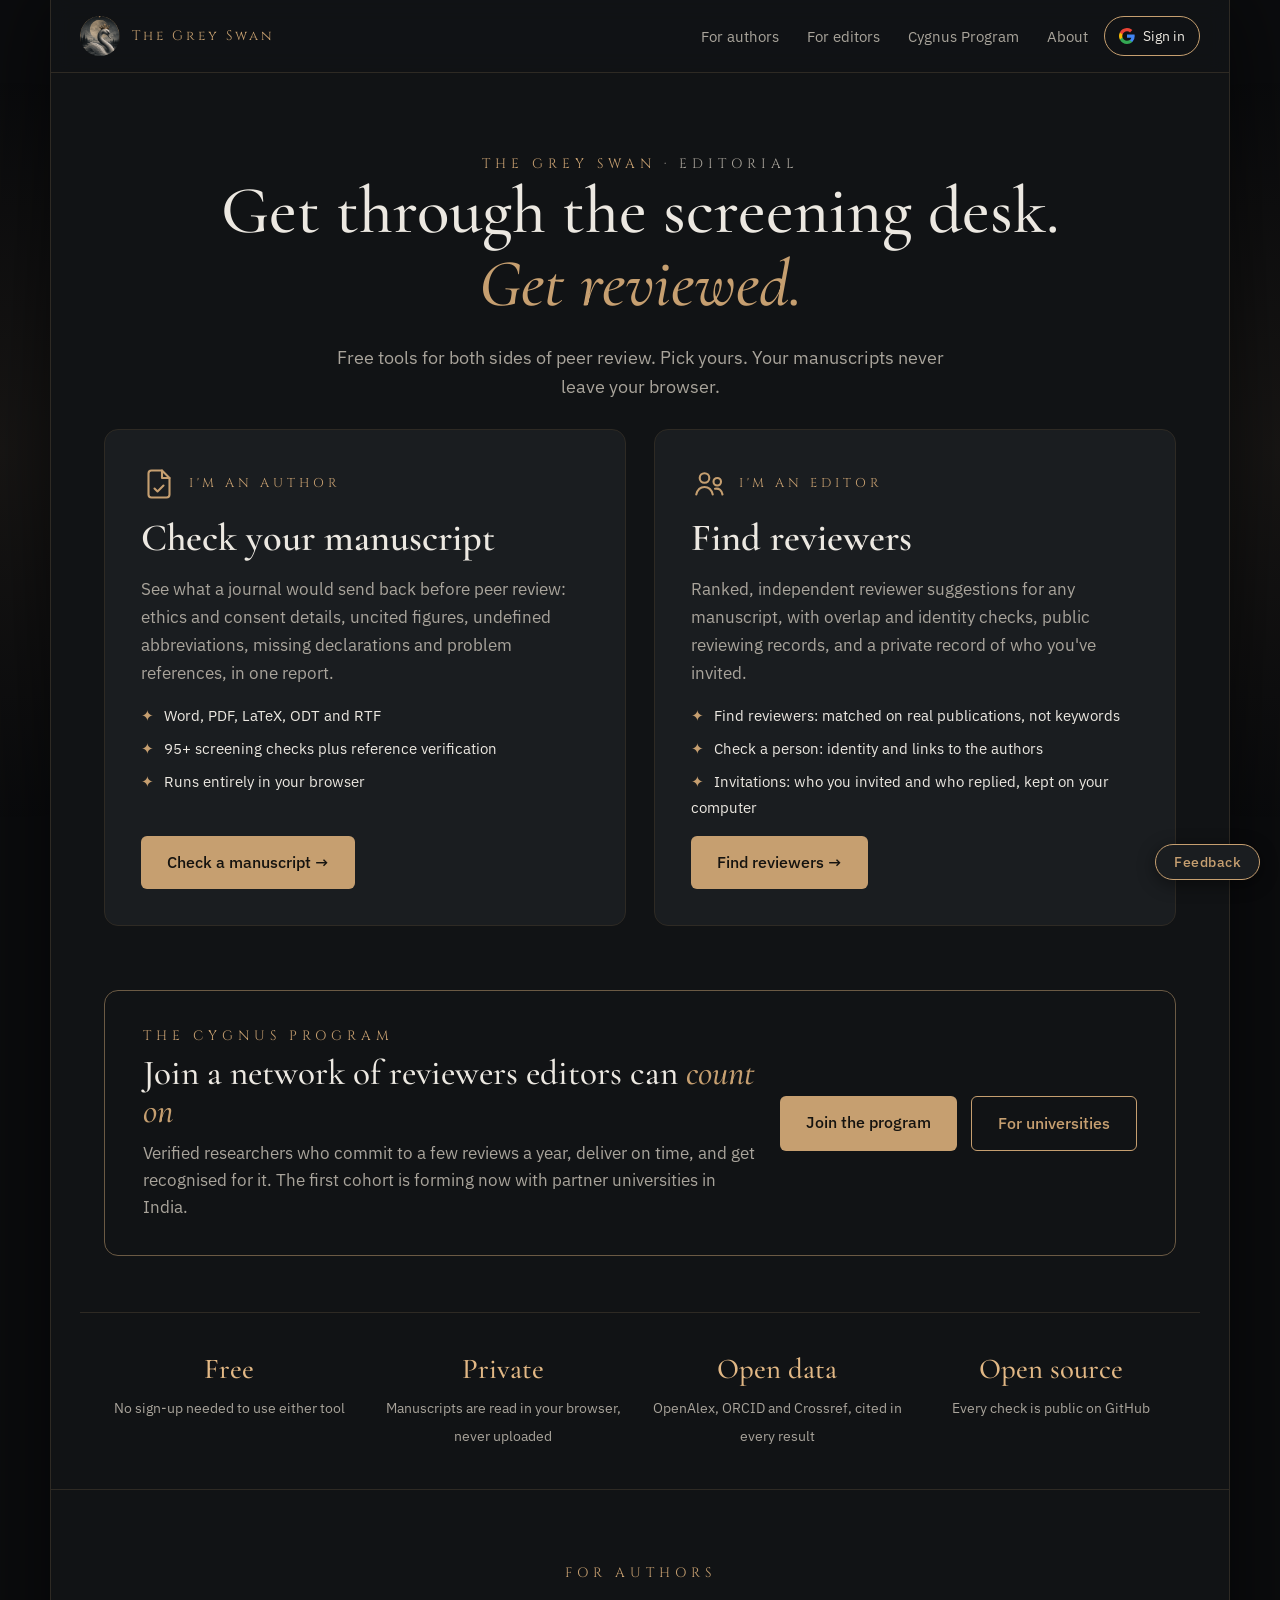
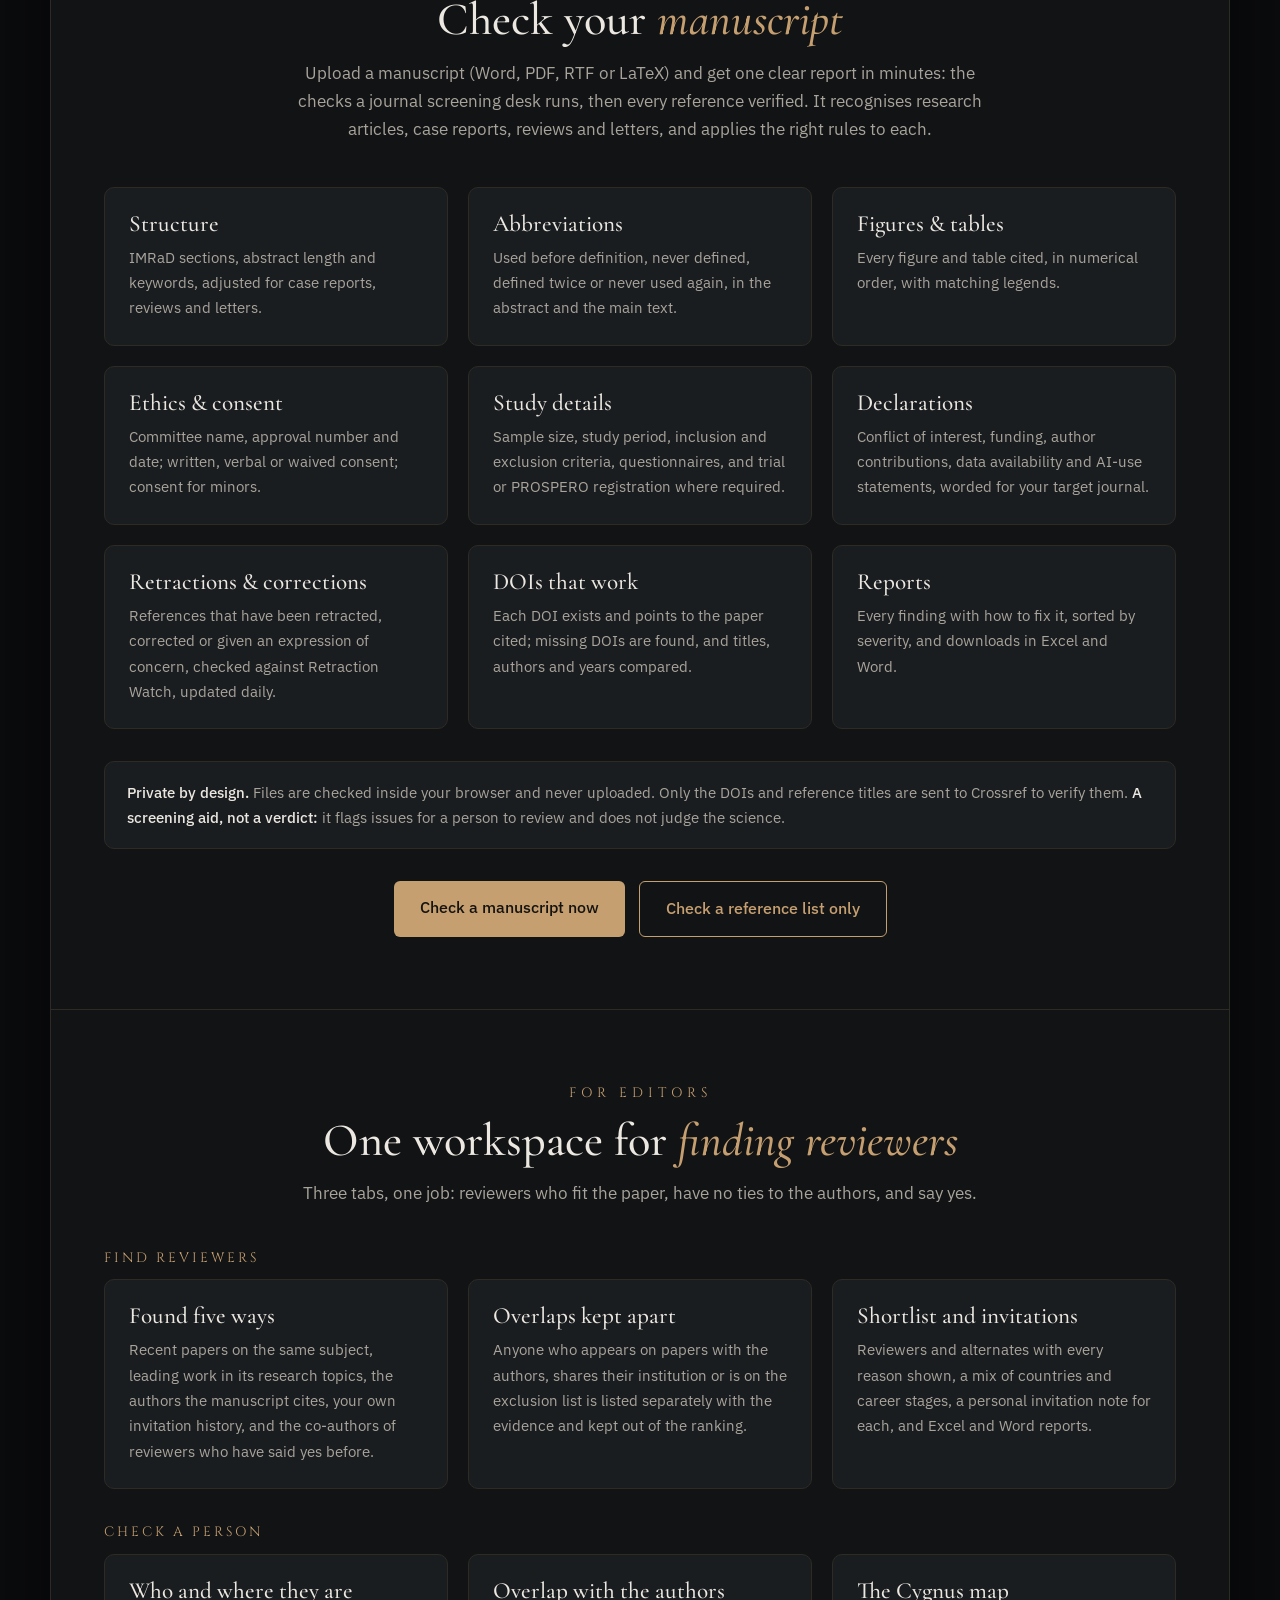
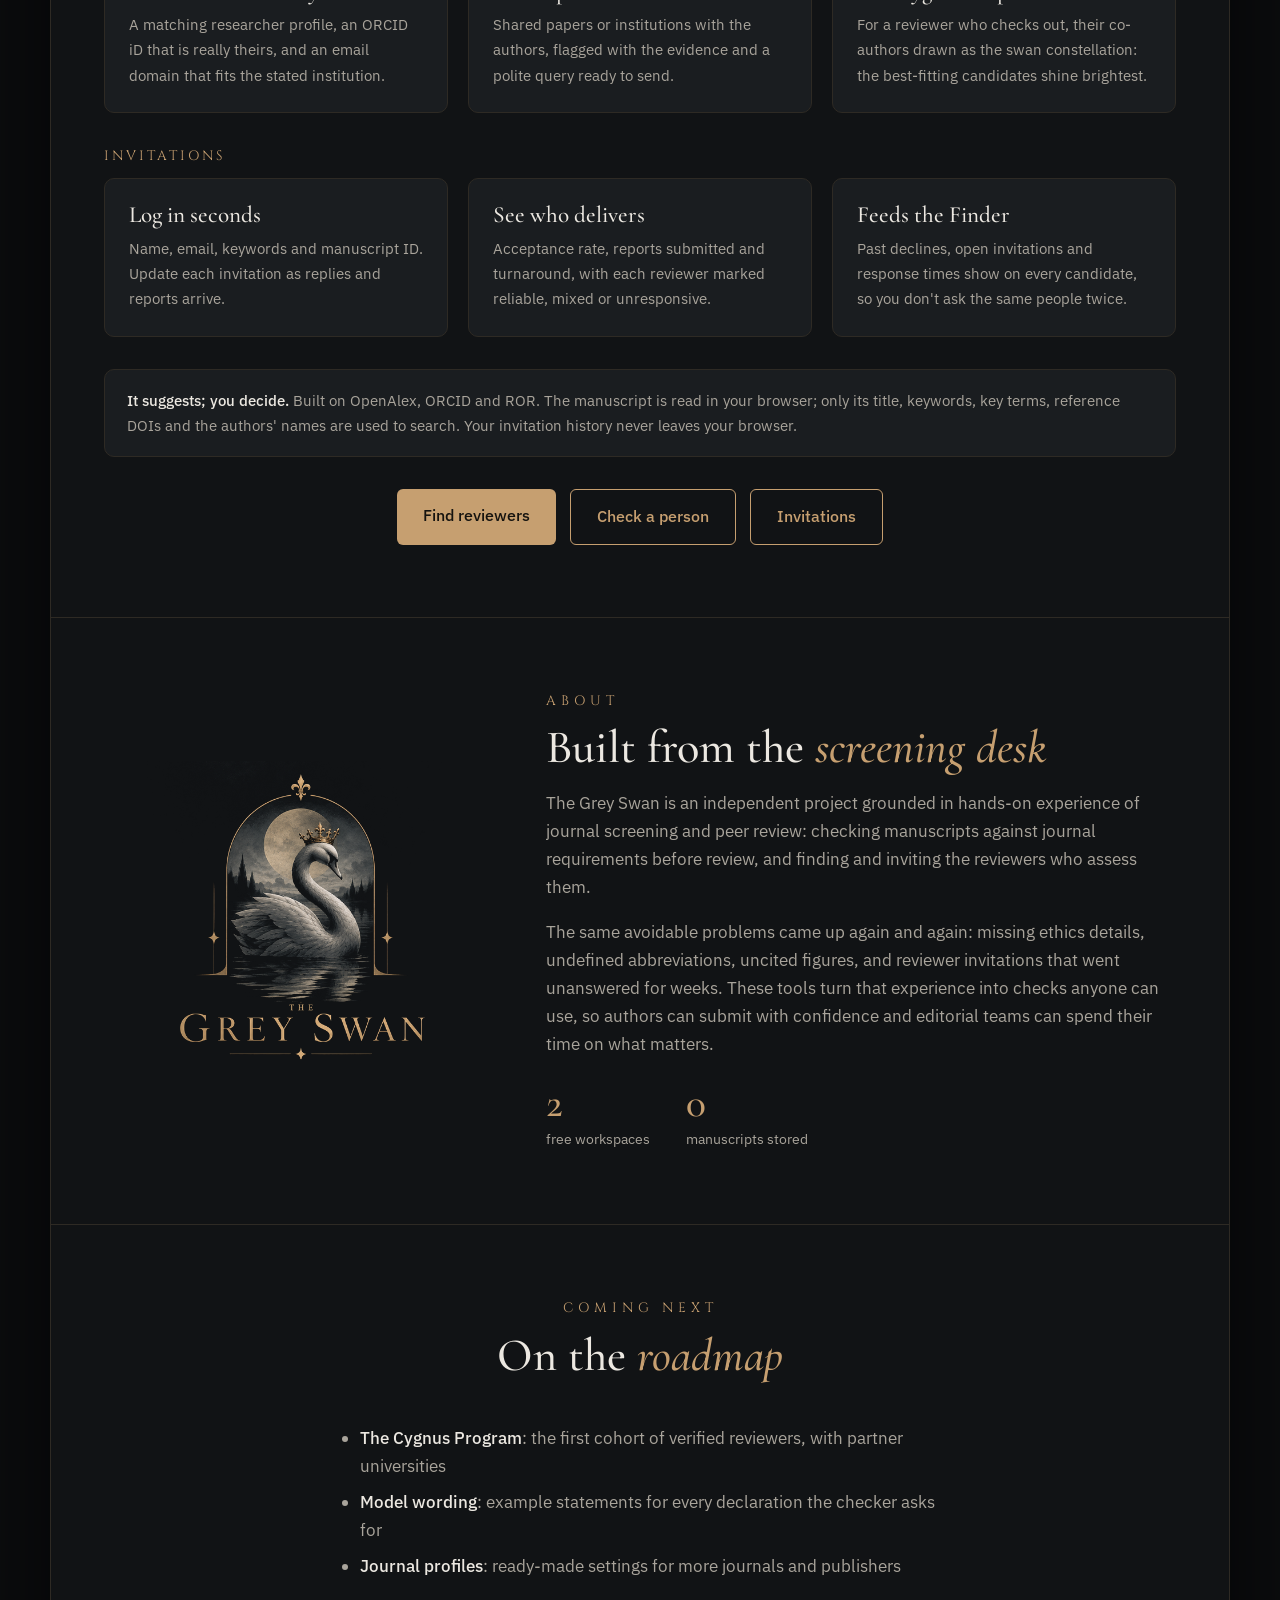
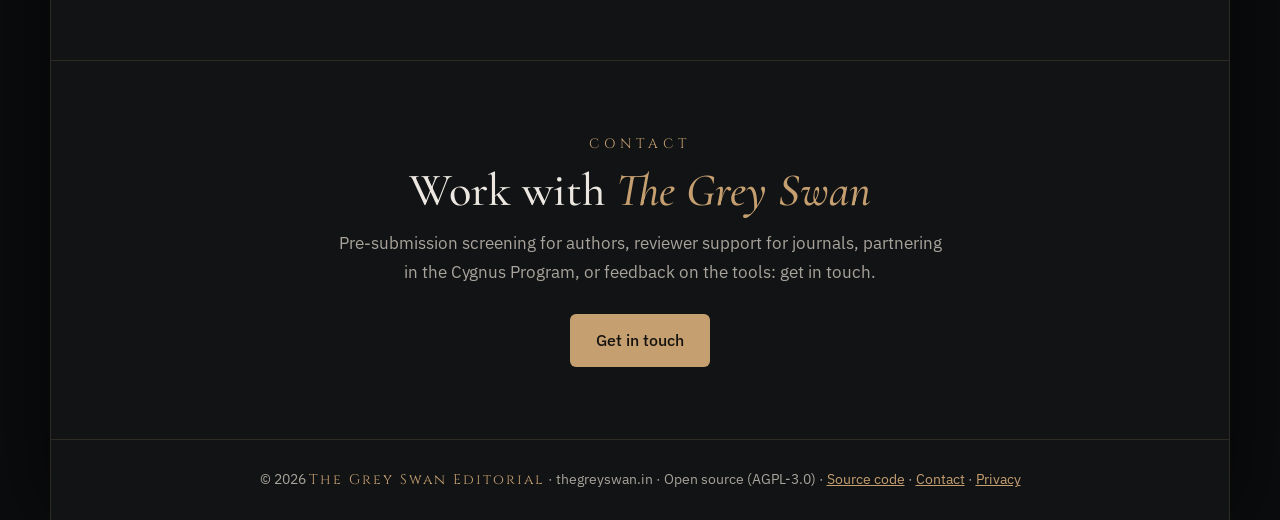
<file: site/index.html>
<!doctype html>
<html lang="en">
<script>document.documentElement.classList.add("js")</script>
<head>
<meta charset="utf-8">
<meta name="viewport" content="width=device-width, initial-scale=1">
<title>The Grey Swan | Manuscript Pre-Submission Checker</title>
<meta name="description" content="Free tools for authors and journals. Check a manuscript before submission: IMRaD structure, abbreviations, figure and table citations, ethics and consent statements, declarations and references.">
<link rel="canonical" href="https://thegreyswan.in/">
<link rel="icon" type="image/png" sizes="192x192" href="/assets/favicon.png">
<link rel="apple-touch-icon" href="assets/apple-touch-icon.png">
<meta name="theme-color" content="#111315">

<!-- Link previews (LinkedIn, WhatsApp, X) -->
<meta property="og:type" content="website">
<meta property="og:site_name" content="The Grey Swan">
<meta property="og:title" content="The Grey Swan | Manuscript Pre-Submission Checker">
<meta property="og:description" content="Run the technical checks a journal screening desk performs, before you submit. Free and private.">
<meta property="og:url" content="https://thegreyswan.in/">
<meta property="og:image" content="https://thegreyswan.in/assets/og-image.jpg">
<meta name="twitter:card" content="summary_large_image">

<!-- Tells Google what this site and tool are -->
<script type="application/ld+json">
{
  "@context": "https://schema.org",
  "@graph": [
    {"@type": "Organization", "name": "The Grey Swan", "url": "https://thegreyswan.in/",
     "logo": "https://thegreyswan.in/assets/grey_swan_icon.png", "email": "harsh@thegreyswan.in"},
    {"@type": "WebApplication", "name": "Manuscript Pre-Submission Checker",
     "url": "https://thegreyswan.in/checker/", "applicationCategory": "ProductivityApplication",
     "operatingSystem": "Web browser", "offers": {"@type": "Offer", "price": "0", "priceCurrency": "INR"},
     "publisher": {"@type": "Organization", "name": "The Grey Swan"}}
  ]
}
</script>

<link rel="preconnect" href="https://fonts.googleapis.com">
<link rel="preconnect" href="https://fonts.gstatic.com" crossorigin>
<link href="https://fonts.googleapis.com/css2?family=Cinzel:wght@400;500&family=Cormorant+Garamond:ital,wght@0,500;0,600;1,500&family=IBM+Plex+Sans:wght@400;500&display=swap" rel="stylesheet">

<style>
  :root {
    --bg: #111315; --card: #1A1D20; --line: #2E2A24;
    --ink: #ECE8E1; --muted: #A9A49B; --gold: #C69F70; --gold-bright: #E2B885;
    --serif: 'Cormorant Garamond', Georgia, serif;
    --caps: 'Cinzel', 'Trajan Pro', Georgia, serif;
    --sans: 'IBM Plex Sans', system-ui, sans-serif;
  }
  * { box-sizing: border-box; }
  html { scroll-behavior: smooth; }
  body { margin: 0; background: var(--bg); color: var(--ink); font-family: var(--sans);
         font-size: 17px; line-height: 1.65; -webkit-font-smoothing: antialiased; }
  a { color: var(--gold); }
  a:hover { color: var(--gold-bright); }
  img { max-width: 100%; height: auto; display: block; }
  .wrap { max-width: 1120px; margin: 0 auto; padding: 0 24px; }

  /* Header */
  header { border-bottom: 1px solid var(--line); }
  .nav { display: flex; align-items: center; justify-content: space-between; gap: 16px; padding: 16px 0; }
  .brand { display: flex; align-items: center; gap: 12px; text-decoration: none; color: var(--ink); }
  .brand img { width: 40px; height: 40px; border-radius: 50%; object-fit: cover; }
  .brand span { font-family: var(--caps); letter-spacing: 3px; font-size: 0.85rem; color: var(--gold); }
  .nav nav { margin-left: auto; }
  .nav ul { display: flex; gap: 28px; list-style: none; margin: 0; padding: 0; }
  .nav ul a { color: var(--muted); text-decoration: none; font-size: 0.92rem; }
  .nav ul a:hover { color: var(--ink); }
  .nav ul { align-items: center; }
  .more { position: relative; }
  .more-btn { background: none; border: 0; padding: 0; cursor: pointer; font: inherit; font-size: 0.92rem;
              color: var(--muted); display: inline-flex; align-items: center; gap: 6px; }
  .more-btn:hover, .more-btn[aria-expanded="true"] { color: var(--ink); }
  .more-btn:focus-visible, .more-menu a:focus-visible { outline: 1px solid var(--gold); outline-offset: 3px; }
  .nav ul.more-menu { position: absolute; right: -14px; top: calc(100% + 14px); display: block; min-width: 200px;
              margin: 0; padding: 8px 0; list-style: none; background: var(--card); border: 1px solid var(--line);
              border-radius: 8px; box-shadow: 0 12px 32px rgba(0,0,0,0.45); }
  .nav ul.more-menu[hidden] { display: none; }
  .more-menu a { display: block; padding: 8px 18px; white-space: nowrap; }
  .more-menu a:hover { background: rgba(198,159,112,0.08); }
  .more-menu .sep { height: 1px; margin: 6px 0; background: var(--line); }

  /* Hero */
  .hero { display: grid; grid-template-columns: 1.25fr 1fr; gap: 48px; align-items: center; padding-top: 72px; padding-bottom: 64px; }
  .eyebrow { font-family: var(--caps); color: var(--gold); letter-spacing: 5px; font-size: 0.85rem; text-transform: uppercase; }
  .eyebrow span { color: var(--muted); }
  h1, h2, h3 { font-family: var(--serif); font-weight: 500; line-height: 1.08; margin: 0; }
  h1 { font-size: clamp(2.6rem, 6vw, 4.2rem); margin: 14px 0 20px; }
  h1 em, h2 em { color: var(--gold); }
  .lead { color: var(--muted); font-size: 1.1rem; max-width: 560px; margin: 0 0 32px; }
  .buttons { display: flex; flex-wrap: wrap; gap: 14px; }
  .btn { display: inline-block; padding: 14px 26px; border-radius: 6px; text-decoration: none; font-weight: 500;
         font-size: 0.98rem; min-height: 48px; }
  .btn-gold { background: var(--gold); color: #15130F; }
  .btn-gold:hover { background: var(--gold-bright); color: #15130F; }
  .btn-line { border: 1px solid var(--gold); color: var(--gold); }
  .btn-line:hover { background: rgba(198, 159, 112, 0.1); }
  .hero-art img { margin: 0 auto; max-height: 420px; width: auto; }

  /* Ornament divider */
  .ornament { display: flex; align-items: center; gap: 14px; margin: 0 auto; max-width: 520px; }
  .ornament::before, .ornament::after { content: ""; flex: 1; height: 1px; background: var(--gold); opacity: 0.5; }
  .ornament svg { width: 14px; height: 14px; flex: none; }

  /* Sections */
  section { padding: 72px 0; }
  .section-head { text-align: center; max-width: 720px; margin: 0 auto 44px; }
  h2 { font-size: clamp(2rem, 4.5vw, 2.9rem); margin: 10px 0 14px; }
  .section-head p { color: var(--muted); margin: 0; }
  .grid { display: grid; grid-template-columns: repeat(3, 1fr); gap: 20px; }
  .grid + .grid { margin-top: 20px; }
  .card { background: var(--card); border: 1px solid var(--line); border-radius: 10px; padding: 24px; }
  .card h3 { font-size: 1.45rem; color: var(--ink); margin-bottom: 8px; }
  .card p { color: var(--muted); margin: 0; font-size: 0.96rem; }
  .steps { counter-reset: step; display: grid; grid-template-columns: repeat(3, 1fr); gap: 20px; }
  .step { counter-increment: step; padding: 24px; border-top: 1px solid var(--gold); }
  .step::before { content: counter(step, upper-roman); font-family: var(--caps); color: var(--gold); font-size: 1.1rem; letter-spacing: 2px; }
  .step h3 { font-size: 1.4rem; margin: 10px 0 6px; }
  .step p { color: var(--muted); margin: 0; font-size: 0.96rem; }
  .note { background: var(--card); border: 1px solid var(--line); border-radius: 10px; padding: 18px 22px;
          color: var(--muted); font-size: 0.95rem; margin-top: 32px; }
  .note b { color: var(--ink); font-weight: 500; }

  .about { display: grid; grid-template-columns: 1fr 1.6fr; gap: 48px; align-items: center; }
  .stats { display: flex; gap: 36px; flex-wrap: wrap; margin-top: 24px; }
  .stat b { display: block; font-family: var(--serif); font-size: 2.6rem; color: var(--gold); font-weight: 500; line-height: 1; }
  .stat span { color: var(--muted); font-size: 0.9rem; }
  .about p { color: var(--muted); }
  .about-logo img { max-width: 320px; margin: 0 auto; }

  .soon li { margin-bottom: 8px; color: var(--muted); }
  .soon li b { color: var(--ink); font-weight: 500; }

  .contact { text-align: center; }
  footer { border-top: 1px solid var(--line); padding: 28px 0; color: var(--muted); font-size: 0.88rem; text-align: center; }
  footer .name { font-family: var(--caps); color: var(--gold); letter-spacing: 2px; }

  /* ---------- Still side rails + scrolling centre page ---------- */
  body { background: #0B0C0E; }
  body::before { content: ""; position: fixed; inset: 0; z-index: -1; pointer-events: none;
    background: radial-gradient(ellipse 50% 60% at 0% 50%, rgba(198,159,112,0.07), transparent 70%),
                radial-gradient(ellipse 50% 60% at 100% 50%, rgba(198,159,112,0.07), transparent 70%); }
  .page { max-width: 1180px; margin: 0 auto; background: var(--bg);
          border-left: 1px solid var(--line); border-right: 1px solid var(--line);
          box-shadow: 0 0 80px rgba(0,0,0,0.6); }
  header { position: sticky; top: 0; z-index: 20; background: rgba(17,19,21,0.86);
           -webkit-backdrop-filter: blur(10px); backdrop-filter: blur(10px); }

  .rail { position: fixed; top: 0; bottom: 0; width: calc((100vw - 1180px) / 2); z-index: 10;
          display: none; align-items: center; justify-content: center; pointer-events: none; }
  .rail-left { left: 0; }
  .rail-right { right: 0; }
  .rail-line { position: absolute; top: 12vh; bottom: 12vh; left: 50%; width: 1px;
               background: linear-gradient(to bottom, transparent, rgba(198,159,112,0.45), transparent); }
  .rail-text { position: relative; writing-mode: vertical-rl; transform: rotate(180deg);
               font-family: var(--caps); color: var(--gold); letter-spacing: 8px; font-size: 0.78rem;
               background: #0B0C0E; padding: 18px 0; opacity: 0.85; }
  .rail-mark { position: absolute; width: 12px; height: 12px; left: calc(50% - 6px); }
  .rail-mark.top { top: calc(12vh - 6px); } .rail-mark.bottom { bottom: calc(12vh - 6px); }
  .progress { position: absolute; left: 50%; top: 12vh; width: 1px; background: var(--gold-bright);
              height: 0; transform-origin: top; }
  .rail-nav { position: relative; list-style: none; margin: 0; padding: 0; display: flex; flex-direction: column;
              gap: 22px; pointer-events: auto; }
  .rail-nav a { display: flex; align-items: center; justify-content: center; position: relative;
                width: 16px; height: 16px; text-decoration: none; }
  .rail-nav a::before { content: ""; width: 7px; height: 7px; transform: rotate(45deg);
                        border: 1px solid var(--gold); background: #0B0C0E; transition: all .3s; }
  .rail-nav a.active::before { background: var(--gold-bright); box-shadow: 0 0 12px rgba(226,184,133,0.7);
                               width: 10px; height: 10px; }
  .rail-nav span { position: absolute; right: 26px; white-space: nowrap; font-size: 0.78rem; color: var(--muted);
                   opacity: 0; transform: translateX(6px); transition: all .25s; }
  .rail-nav a:hover span, .rail-nav a.active span { opacity: 1; transform: none; }
  .rail-nav a.active span { color: var(--gold); }
  @media (min-width: 1360px) { .rail { display: flex; } }

  section, main { scroll-margin-top: 76px; }

  /* Gentle fade-up as sections come into view */
  .js .reveal { opacity: 0; transform: translateY(28px); transition: opacity .7s ease, transform .7s ease; }
  .js .reveal.in { opacity: 1; transform: none; }
  .hero-art img { will-change: transform; }
  @media (prefers-reduced-motion: reduce) {
    html { scroll-behavior: auto; }
    .js .reveal { opacity: 1; transform: none; transition: none; }
  }

  @media (max-width: 860px) {
    .hero, .about { grid-template-columns: 1fr; gap: 32px; }
    .hero { padding-top: 40px; padding-bottom: 48px; text-align: left; }
    .hero-art { order: -1; }
    .hero-art img { max-height: 260px; }
    .grid, .steps { grid-template-columns: 1fr; }
    .nav ul { gap: 16px; }
    .about-logo { order: -1; }
    section { padding: 52px 0; }
  }
  @media (max-width: 520px) {
    .nav ul { display: none; }
    .eyebrow { letter-spacing: 3px; font-size: 0.75rem; }
    .btn { width: 100%; text-align: center; }
  }

  /* Homepage: two doors, the Cygnus band and the trust strip */
  .hero-doors { text-align: center; padding-top: 80px; padding-bottom: 28px; }
  .hero-doors h1 { margin: 0 auto; max-width: 880px; }
  .hero-doors .lead { margin: 22px auto 0; max-width: 640px; }
  .doors { display: grid; grid-template-columns: repeat(auto-fit, minmax(min(100%, 420px), 1fr)); gap: 28px; padding-bottom: 64px; }
  .door { display: flex; flex-direction: column; gap: 16px; background: var(--card); border: 1px solid var(--line);
          border-radius: 14px; padding: 36px; color: var(--ink); text-decoration: none; transition: border-color .2s; }
  .door:hover { border-color: var(--gold); color: var(--ink); }
  .door:focus-visible { outline: 2px solid var(--gold); outline-offset: 3px; }
  .door-who { display: flex; align-items: center; gap: 12px; font-family: var(--caps); letter-spacing: 4px;
              font-size: 0.8rem; text-transform: uppercase; color: var(--gold); }
  .door-who svg { width: 36px; height: 36px; fill: none; stroke: var(--gold); stroke-width: 1.4; stroke-linecap: round; stroke-linejoin: round; }
  .door h2 { font-family: var(--serif); font-weight: 600; font-size: 2.4rem; margin: 0; }
  .door p { color: var(--muted); line-height: 1.65; margin: 0; }
  .door ul { list-style: none; margin: 0; padding: 0; display: flex; flex-direction: column; gap: 8px; font-size: 0.95rem; }
  .door li::before { content: "\2726"; color: var(--gold); margin-right: 10px; }
  .door .btn { margin-top: auto; align-self: flex-start; }
  .cygnus-band-wrap { padding: 0 0 56px; }
  .cygnus-band { border: 1px solid #6B5A44; border-radius: 14px; padding: 34px 38px; display: flex; flex-wrap: wrap;
                 gap: 24px; align-items: center; justify-content: space-between; }
  .cygnus-band > div:first-child { flex: 1 1 480px; }
  .cygnus-band h2 { font-family: var(--serif); font-weight: 500; font-size: 2.2rem; margin: 6px 0 0; }
  .cygnus-band p { color: var(--muted); line-height: 1.6; margin: 10px 0 0; max-width: 620px; }
  .trust { display: grid; grid-template-columns: repeat(auto-fit, minmax(200px, 1fr)); gap: 24px; text-align: center;
           border-top: 1px solid var(--line); padding-top: 32px; padding-bottom: 40px; }
  .trust b { display: block; font-family: var(--serif); font-size: 1.8rem; font-weight: 500; color: var(--gold-bright); }
  .trust span { font-size: 0.88rem; color: var(--muted); }
  .ws-head { font-family: var(--caps); letter-spacing: 3px; font-size: 0.85rem; text-transform: uppercase; color: var(--gold);
             font-weight: 400; margin: 36px 0 14px; }
  @media (max-width: 520px) { .door { padding: 26px; } .door h2 { font-size: 2rem; } .cygnus-band { padding: 26px; } }
</style>
<link rel="stylesheet" href="assets/account.css">
</head>
<body>

<aside class="rail rail-left" aria-hidden="true">
  <div class="rail-line"></div><div class="progress" id="progress"></div>
  <svg class="rail-mark top" viewBox="0 0 20 20"><path d="M10 0C10.8 6.5 13.5 9.2 20 10C13.5 10.8 10.8 13.5 10 20C9.2 13.5 6.5 10.8 0 10C6.5 9.2 9.2 6.5 10 0Z" fill="#C69F70"/></svg><svg class="rail-mark bottom" viewBox="0 0 20 20"><path d="M10 0C10.8 6.5 13.5 9.2 20 10C13.5 10.8 10.8 13.5 10 20C9.2 13.5 6.5 10.8 0 10C6.5 9.2 9.2 6.5 10 0Z" fill="#C69F70"/></svg>
  <div class="rail-text">The Grey Swan · Editorial · MMXXVI</div>
</aside>
<aside class="rail rail-right">
  <div class="rail-line"></div>
  <svg class="rail-mark top" viewBox="0 0 20 20"><path d="M10 0C10.8 6.5 13.5 9.2 20 10C13.5 10.8 10.8 13.5 10 20C9.2 13.5 6.5 10.8 0 10C6.5 9.2 9.2 6.5 10 0Z" fill="#C69F70"/></svg><svg class="rail-mark bottom" viewBox="0 0 20 20"><path d="M10 0C10.8 6.5 13.5 9.2 20 10C13.5 10.8 10.8 13.5 10 20C9.2 13.5 6.5 10.8 0 10C6.5 9.2 9.2 6.5 10 0Z" fill="#C69F70"/></svg>
  <ul class="rail-nav" aria-label="Sections">
    <li><a href="#top"><span>Home</span></a></li>
    <li><a href="#authors"><span>For authors</span></a></li>
    <li><a href="#editors"><span>For editors</span></a></li>
    <li><a href="#cygnus"><span>Cygnus Program</span></a></li>
    <li><a href="#about"><span>About</span></a></li>
    <li><a href="#contact"><span>Contact</span></a></li>
  </ul>
</aside>

<div class="page">
<header>
  <div class="wrap nav">
    <a class="brand" href="#top" aria-label="The Grey Swan, home">
      <img src="assets/grey_swan_icon.png" alt="" width="40" height="40">
      <span>The Grey Swan</span>
    </a>
    <nav aria-label="Main">
      <ul>
        <li><a href="#authors">For authors</a></li>
        <li><a href="#editors">For editors</a></li>
        <li><a href="cygnus/">Cygnus Program</a></li>
        <li><a href="#about">About</a></li>
      </ul>
    </nav>
    <div id="gs-account"></div>
  </div>
</header>

<main id="top">
  <div class="wrap hero-doors">
    <div class="eyebrow">The Grey Swan <span>· Editorial</span></div>
    <h1>Get through the screening desk. <em>Get reviewed.</em></h1>
    <p class="lead">Free tools for both sides of peer review. Pick yours. Your manuscripts never leave your browser.</p>
  </div>

  <div class="wrap doors" role="list">
    <a class="door" href="checker/" role="listitem">
      <span class="door-who"><svg viewBox="0 0 24 24" aria-hidden="true"><path d="M14 3H7a2 2 0 0 0-2 2v14a2 2 0 0 0 2 2h10a2 2 0 0 0 2-2V8z"/><path d="M14 3v5h5"/><path d="m9 15 2 2 4-4"/></svg>I'm an author</span>
      <h2>Check your manuscript</h2>
      <p>See what a journal would send back before peer review: ethics and consent details, uncited figures, undefined
        abbreviations, missing declarations and problem references, in one report.</p>
      <ul>
        <li>Word, PDF, LaTeX, ODT and RTF</li>
        <li>95+ screening checks plus reference verification</li>
        <li>Runs entirely in your browser</li>
      </ul>
      <span class="btn btn-gold">Check a manuscript →</span>
    </a>
    <a class="door" href="reviewers/" role="listitem">
      <span class="door-who"><svg viewBox="0 0 24 24" aria-hidden="true"><circle cx="9" cy="8" r="3.2"/><path d="M3.5 19c.8-3.2 3-5 5.5-5s4.7 1.8 5.5 5"/><circle cx="17.5" cy="10.5" r="2.5"/><path d="M16 15.2c2.6-.6 4.6 1 5 3.8"/></svg>I'm an editor</span>
      <h2>Find reviewers</h2>
      <p>Ranked, independent reviewer suggestions for any manuscript, with overlap and identity checks, public reviewing
        records, and a private record of who you've invited.</p>
      <ul>
        <li>Find reviewers: matched on real publications, not keywords</li>
        <li>Check a person: identity and links to the authors</li>
        <li>Invitations: who you invited and who replied, kept on your computer</li>
      </ul>
      <span class="btn btn-gold">Find reviewers →</span>
    </a>
  </div>

  <section id="cygnus" class="cygnus-band-wrap">
    <div class="wrap">
      <div class="cygnus-band">
        <div>
          <div class="eyebrow">The Cygnus Program</div>
          <h2>Join a network of reviewers editors can <em>count on</em></h2>
          <p>Verified researchers who commit to a few reviews a year, deliver on time, and get recognised for it. The first
            cohort is forming now with partner universities in India.</p>
        </div>
        <div class="buttons">
          <a class="btn btn-gold" href="cygnus/">Join the program</a>
          <a class="btn btn-line" href="cygnus/#universities">For universities</a>
        </div>
      </div>
    </div>
  </section>

  <div class="wrap trust">
    <div><b>Free</b><span>No sign-up needed to use either tool</span></div>
    <div><b>Private</b><span>Manuscripts are read in your browser, never uploaded</span></div>
    <div><b>Open data</b><span>OpenAlex, ORCID and Crossref, cited in every result</span></div>
    <div><b>Open source</b><span>Every check is public on GitHub</span></div>
  </div>

  <section id="authors" style="border-top:1px solid var(--line)">
    <div class="wrap">
      <div class="section-head">
        <div class="eyebrow">For authors</div>
        <h2>Check your <em>manuscript</em></h2>
        <p>Upload a manuscript (Word, PDF, RTF or LaTeX) and get one clear report in minutes: the checks a journal
          screening desk runs, then every reference verified. It recognises research articles, case reports, reviews and
          letters, and applies the right rules to each.</p>
      </div>
      <div class="grid">
        <div class="card"><h3>Structure</h3><p>IMRaD sections, abstract length and keywords, adjusted for case reports, reviews and letters.</p></div>
        <div class="card"><h3>Abbreviations</h3><p>Used before definition, never defined, defined twice or never used again, in the abstract and the main text.</p></div>
        <div class="card"><h3>Figures &amp; tables</h3><p>Every figure and table cited, in numerical order, with matching legends.</p></div>
        <div class="card"><h3>Ethics &amp; consent</h3><p>Committee name, approval number and date; written, verbal or waived consent; consent for minors.</p></div>
        <div class="card"><h3>Study details</h3><p>Sample size, study period, inclusion and exclusion criteria, questionnaires, and trial or PROSPERO registration where required.</p></div>
        <div class="card"><h3>Declarations</h3><p>Conflict of interest, funding, author contributions, data availability and AI-use statements, worded for your target journal.</p></div>
        <div class="card"><h3>Retractions &amp; corrections</h3><p>References that have been retracted, corrected or given an expression of concern, checked against Retraction Watch, updated daily.</p></div>
        <div class="card"><h3>DOIs that work</h3><p>Each DOI exists and points to the paper cited; missing DOIs are found, and titles, authors and years compared.</p></div>
        <div class="card"><h3>Reports</h3><p>Every finding with how to fix it, sorted by severity, and downloads in Excel and Word.</p></div>
      </div>
      <div class="note"><b>Private by design.</b> Files are checked inside your browser and never uploaded. Only the DOIs and
        reference titles are sent to Crossref to verify them. <b>A screening aid, not a verdict:</b> it flags issues for a
        person to review and does not judge the science.</div>
      <div class="buttons" style="justify-content:center;margin-top:32px">
        <a class="btn btn-gold" href="checker/">Check a manuscript now</a>
        <a class="btn btn-line" href="references/">Check a reference list only</a>
      </div>
    </div>
  </section>

  <section id="editors" style="border-top:1px solid var(--line)">
    <div class="wrap">
      <div class="section-head">
        <div class="eyebrow">For editors</div>
        <h2>One workspace for <em>finding reviewers</em></h2>
        <p>Three tabs, one job: reviewers who fit the paper, have no ties to the authors, and say yes.</p>
      </div>

      <h3 class="ws-head">Find reviewers</h3>
      <div class="grid">
        <div class="card"><h3>Found five ways</h3><p>Recent papers on the same subject, leading work in its research topics, the authors the manuscript cites, your own invitation history, and the co-authors of reviewers who have said yes before.</p></div>
        <div class="card"><h3>Overlaps kept apart</h3><p>Anyone who appears on papers with the authors, shares their institution or is on the exclusion list is listed separately with the evidence and kept out of the ranking.</p></div>
        <div class="card"><h3>Shortlist and invitations</h3><p>Reviewers and alternates with every reason shown, a mix of countries and career stages, a personal invitation note for each, and Excel and Word reports.</p></div>
      </div>

      <h3 class="ws-head">Check a person</h3>
      <div class="grid">
        <div class="card"><h3>Who and where they are</h3><p>A matching researcher profile, an ORCID iD that is really theirs, and an email domain that fits the stated institution.</p></div>
        <div class="card"><h3>Overlap with the authors</h3><p>Shared papers or institutions with the authors, flagged with the evidence and a polite query ready to send.</p></div>
        <div class="card"><h3>The Cygnus map</h3><p>For a reviewer who checks out, their co-authors drawn as the swan constellation: the best-fitting candidates shine brightest.</p></div>
      </div>

      <h3 class="ws-head">Invitations</h3>
      <div class="grid">
        <div class="card"><h3>Log in seconds</h3><p>Name, email, keywords and manuscript ID. Update each invitation as replies and reports arrive.</p></div>
        <div class="card"><h3>See who delivers</h3><p>Acceptance rate, reports submitted and turnaround, with each reviewer marked reliable, mixed or unresponsive.</p></div>
        <div class="card"><h3>Feeds the Finder</h3><p>Past declines, open invitations and response times show on every candidate, so you don't ask the same people twice.</p></div>
      </div>
      <div class="note"><b>It suggests; you decide.</b> Built on OpenAlex, ORCID and ROR. The manuscript is read in your
        browser; only its title, keywords, key terms, reference DOIs and the authors' names are used to search. Your
        invitation history never leaves your browser.</div>
      <div class="buttons" style="justify-content:center;margin-top:32px">
        <a class="btn btn-gold" href="reviewers/">Find reviewers</a>
        <a class="btn btn-line" href="researchers/">Check a person</a>
        <a class="btn btn-line" href="tracker/">Invitations</a>
      </div>
    </div>
  </section>

  <section id="about" style="border-top:1px solid var(--line)">
    <div class="wrap about">
      <div class="about-logo"><img src="assets/the_grey_swan_logo.png" alt="The Grey Swan logo" width="320" height="320"></div>
      <div>
        <div class="eyebrow">About</div>
        <h2>Built from the <em>screening desk</em></h2>
        <p>The Grey Swan is an independent project grounded in hands-on experience of journal screening and
          peer review: checking manuscripts against journal requirements before review, and finding and inviting the
          reviewers who assess them.</p>
        <p>The same avoidable problems came up again and again: missing ethics details, undefined abbreviations, uncited
          figures, and reviewer invitations that went unanswered for weeks. These tools turn that experience into checks
          anyone can use, so authors can submit with confidence and editorial teams can spend their time on what matters.</p>
        <div class="stats">
          <div class="stat"><b>2</b><span>free workspaces</span></div>
          <div class="stat"><b>0</b><span>manuscripts stored</span></div>
        </div>
      </div>
    </div>
  </section>

  <section style="border-top:1px solid var(--line)">
    <div class="wrap">
      <div class="section-head">
        <div class="eyebrow">Coming next</div>
        <h2>On the <em>roadmap</em></h2>
      </div>
      <ul class="soon" style="max-width:640px;margin:0 auto">
        <li><b>The Cygnus Program</b>: the first cohort of verified reviewers, with partner universities</li>
        <li><b>Model wording</b>: example statements for every declaration the checker asks for</li>
        <li><b>Journal profiles</b>: ready-made settings for more journals and publishers</li>
      </ul>
    </div>
  </section>

  <section id="contact" class="contact" style="border-top:1px solid var(--line)">
    <div class="wrap">
      <div class="eyebrow">Contact</div>
      <h2>Work with <em>The Grey Swan</em></h2>
      <p style="color:var(--muted);max-width:620px;margin:0 auto 28px">Pre-submission screening for authors, reviewer support
        for journals, partnering in the Cygnus Program, or feedback on the tools: get in touch.</p>
      <div class="buttons" style="justify-content:center">
        <a class="btn btn-gold" href="mailto:harsh@thegreyswan.in?subject=The%20Grey%20Swan%20">Get in touch</a>
      </div>
    </div>
  </section>
</main>

<footer>
  <div class="wrap">© 2026 <span class="name">The Grey Swan Editorial</span> · thegreyswan.in · Open source (AGPL-3.0) · <a href="https://github.com/TheHarshMaan/manuscript-checker">Source code</a> · <a href="#contact">Contact</a> · <a href="privacy/">Privacy</a></div>
</footer>
</div>


<script>
(function () {
  var reduce = window.matchMedia("(prefers-reduced-motion: reduce)").matches;
  // Fade sections in as they scroll into view
  var items = document.querySelectorAll(".section-head, .card, .step, .note, .about > div, .soon, .contact .buttons");
  if ("IntersectionObserver" in window && !reduce) {
    var io = new IntersectionObserver(function (es) {
      es.forEach(function (e) { if (e.isIntersecting) { e.target.classList.add("in"); io.unobserve(e.target); } });
    }, { rootMargin: "0px 0px -8% 0px" });
    items.forEach(function (el, i) { el.classList.add("reveal"); el.style.transitionDelay = (i % 3) * 80 + "ms"; io.observe(el); });
  }
  // Right rail: highlight the section on screen
  var links = document.querySelectorAll(".rail-nav a");
  var ids = Array.prototype.map.call(links, function (a) { return a.getAttribute("href").slice(1); });
  var bar = document.getElementById("progress"), art = document.querySelector(".hero-art img"), ticking = false;
  function update() {
    ticking = false;
    var y = window.scrollY, h = document.documentElement.scrollHeight - innerHeight, current = ids[0];
    ids.forEach(function (id) { var el = document.getElementById(id); if (el && el.getBoundingClientRect().top < innerHeight * 0.4) current = id; });
    if (y >= h - 2) current = ids[ids.length - 1];
    links.forEach(function (a) { a.classList.toggle("active", a.getAttribute("href") === "#" + current); });
    // Left rail: a gold line fills as you read down the page
    if (bar) bar.style.height = (h > 0 ? y / h : 0) * 76 + "vh";
    // The swan drifts slightly slower than the page
    if (art && !reduce && y < innerHeight) art.style.transform = "translateY(" + y * 0.12 + "px)";
  }
  addEventListener("scroll", function () { if (!ticking) { ticking = true; requestAnimationFrame(update); } }, { passive: true });
  addEventListener("resize", update);
  update();
})();
</script>
<script src="assets/account.js"></script>
<script src="assets/feedback.js"></script>
</body>
</html>
</file>
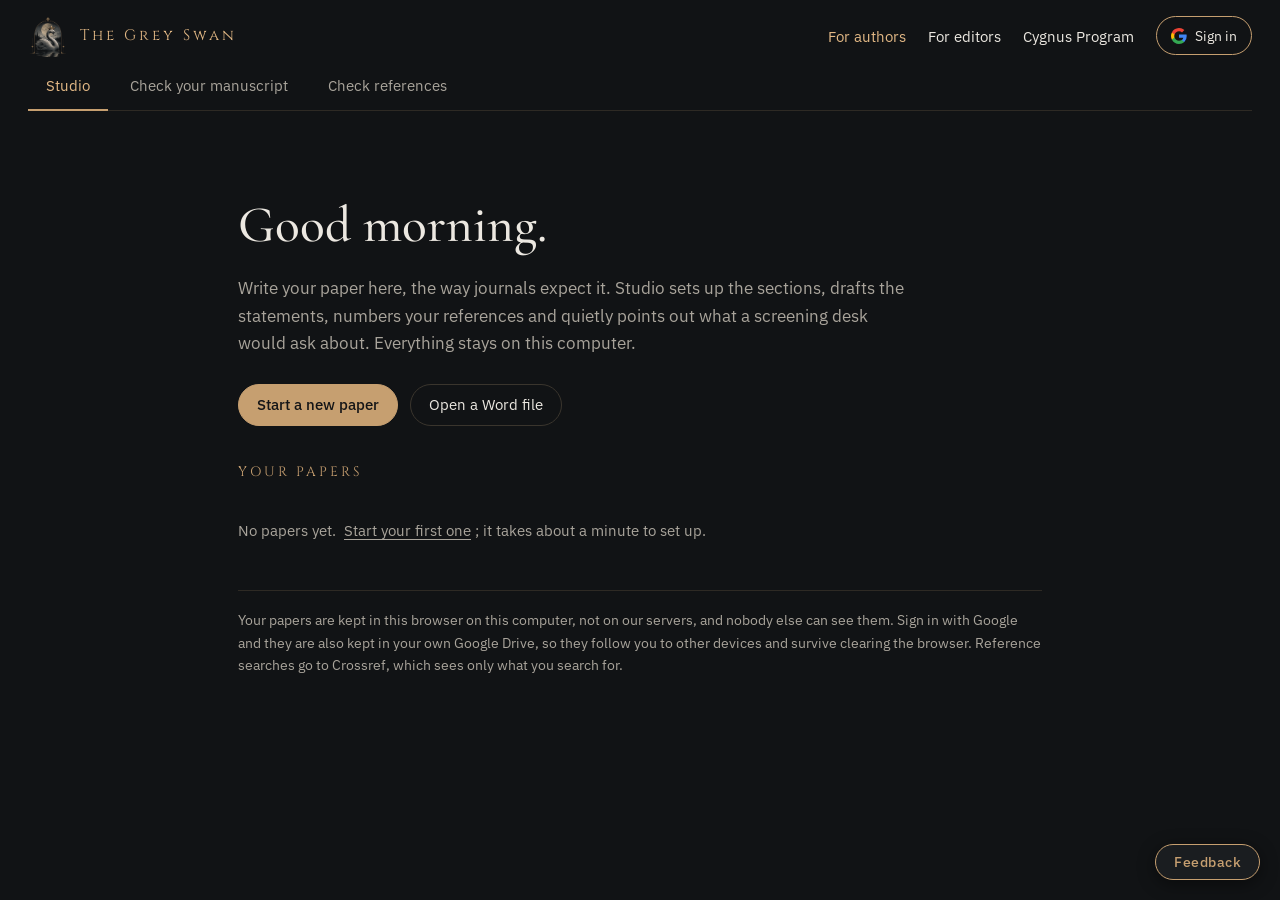
<file: studio/index.html>
<!DOCTYPE html>
<html lang="en">
<head>
<meta charset="utf-8">
<meta name="viewport" content="width=device-width, initial-scale=1">
<title>Studio: write your paper the way journals expect | The Grey Swan Editorial</title>
<meta name="description" content="Studio, a free writing space for researchers: your paper set up the way journals expect, statements drafted, references numbered for you, gentle screening-desk notes as you write, and Word export. It all stays on your computer.">
<link rel="icon" href="favicon.png">
<link rel="preconnect" href="https://fonts.googleapis.com">
<link rel="preconnect" href="https://fonts.gstatic.com" crossorigin>
<link href="https://fonts.googleapis.com/css2?family=Cinzel:wght@400;500&family=Cormorant+Garamond:ital,wght@0,500;0,600;1,500&family=IBM+Plex+Sans:wght@400;500&family=Literata:ital,opsz,wght@0,7..72,400;0,7..72,600;1,7..72,400&display=swap" rel="stylesheet">
<link rel="stylesheet" href="style.css">
<link rel="stylesheet" href="studio.css">
<link rel="stylesheet" href="/assets/account.css">
<link rel="stylesheet" href="/assets/workspace.css">
</head>
<body data-view="home">

<header class="studio-head">
  <div class="studio-head-row">
    <a class="studio-brand" href="/"><img src="grey_swan_emblem.png" alt="" width="40" height="41"><span>The Grey Swan</span></a>
    <nav class="studio-nav" aria-label="Main"><a href="../checker/" aria-current="true">For authors</a><a href="../reviewers/">For editors</a><a href="/cygnus/">Cygnus Program</a></nav>
    <div id="gs-account" class="masthead-account"></div>
  </div>
  <nav class="workspace-tabs studio-tabs" aria-label="Author workspace"><a href="../studio/" aria-current="page">Studio</a><a href="../checker/">Check your manuscript</a><a href="../references/">Check references</a></nav>
</header>

<!-- ============ Home: your papers ============ -->
<main id="home" class="studio-home" hidden>
  <h1 class="home-h1"><span id="greet">Hello.</span></h1>
  <p class="home-lead">Write your paper here, the way journals expect it. Studio sets up the sections, drafts the statements, numbers your references and quietly points out what a screening desk would ask about. Everything stays on this computer.</p>
  <div class="home-actions">
    <button type="button" class="btn btn-gold" id="new-paper">Start a new paper</button>
    <label class="btn file-btn">Open a Word file<input type="file" id="import-home" accept=".docx,application/vnd.openxmlformats-officedocument.wordprocessingml.document"></label>
    <span id="home-status" class="status" role="status"></span>
  </div>
  <h2 class="home-h2">Your papers</h2>
  <ul id="papers" class="papers"></ul>
  <div id="home-empty" class="home-empty">
    <p>No papers yet. <button type="button" class="link-btn" id="new-paper-2">Start your first one</button>; it takes about a minute to set up.</p>
  </div>
  <p class="privacy-note">Your papers are kept in this browser on this computer, not on our servers, and nobody else can see them. Sign in with Google and they are also kept in your own Google Drive, so they follow you to other devices and survive clearing the browser. Reference searches go to Crossref, which sees only what you search for.</p>
</main>

<!-- ============ Setup: a few questions ============ -->
<main id="setup" class="studio-setup" hidden>
  <div class="setup-track" aria-hidden="true"><div id="setup-progress"></div></div>
  <div id="setup-box" class="setup-box" aria-live="polite"></div>
</main>

<!-- ============ Editor ============ -->
<div id="editor" hidden>
  <div class="ed-bar">
    <div class="ed-doc">
      <button type="button" class="link-btn back" id="to-home">← Your papers</button>
      <span class="ed-title" id="doc-title">Untitled paper</span>
      <span class="ed-saved" id="saved" role="status"></span>
    </div>
    <div class="ed-tools" role="toolbar" aria-label="Formatting">
      <label class="sr-only" for="block">Paragraph style</label>
      <select id="block" class="tool-select"><option value="">Style</option><option value="h2">Section heading</option><option value="h3">Subheading</option><option value="p">Normal text</option></select>
      <button type="button" class="tool" data-cmd="bold" aria-label="Bold" title="Bold (Ctrl+B)"><b>B</b></button>
      <button type="button" class="tool" data-cmd="italic" aria-label="Italic" title="Italic (Ctrl+I)"><i>I</i></button>
      <button type="button" class="tool" data-cmd="underline" aria-label="Underline" title="Underline (Ctrl+U)"><u>U</u></button>
      <button type="button" class="tool" data-cmd="superscript" aria-label="Superscript" title="Superscript">x²</button>
      <button type="button" class="tool" data-cmd="subscript" aria-label="Subscript" title="Subscript">x₂</button>
      <button type="button" class="tool" data-cmd="insertUnorderedList" aria-label="Bulleted list" title="Bulleted list">•≡</button>
      <button type="button" class="tool" data-cmd="insertOrderedList" aria-label="Numbered list" title="Numbered list">1≡</button>
      <span class="tool-sep" aria-hidden="true"></span>
      <button type="button" class="tool tool-word" id="add-cite">+ Cite</button>
      <button type="button" class="tool tool-word" id="add-table">+ Table</button>
      <button type="button" class="tool tool-word" id="add-figure">+ Figure</button>
      <span class="tool-sep" aria-hidden="true"></span>
      <button type="button" class="tool tool-word" id="focus">Focus</button>
    </div>
    <div class="ed-out">
      <label class="btn file-btn">Open Word<input type="file" id="import-editor" accept=".docx"></label>
      <button type="button" class="btn" id="full-check" title="Run every screening check on this paper">Full check</button>
      <button type="button" class="btn btn-gold" id="export">Export Word</button>
    </div>
    <div class="ed-status" id="word-status" role="status"></div>
  </div>

  <div class="ed-body">
    <nav class="ed-outline" aria-label="Outline">
      <p class="side-h">Outline</p>
      <ul id="outline" class="outline"></ul>
      <p class="side-foot"><span id="words">0 words</span><br><span id="doc-kind">Manuscript</span></p>
      <p class="field-badge" id="field-badge" hidden></p>
    </nav>

    <main class="ed-main">
      <article id="page" class="sheet" contenteditable="true" spellcheck="true" aria-label="Your manuscript"></article>
    </main>

    <aside class="ed-panel" aria-label="Studio panel">
      <div class="ptabs" role="tablist">
        <button type="button" class="ptab" role="tab" data-tab="notes" aria-selected="true">Notes <span class="count" id="notes-count"></span></button>
        <button type="button" class="ptab" role="tab" data-tab="abbr" aria-selected="false" title="Abbreviations"><span class="tl-long">Abbreviations</span><span class="tl-short">Abbr.</span> <span class="count" id="abbr-count"></span></button>
        <button type="button" class="ptab" role="tab" data-tab="refs" aria-selected="false" title="References">Refs <span class="count" id="ref-count"></span></button>
        <button type="button" class="ptab" role="tab" data-tab="data" aria-selected="false">Data</button>
        <button type="button" class="ptab" role="tab" data-tab="submit" aria-selected="false">Submit</button>
      </div>
      <section class="pview" id="pv-notes">
        <p class="panel-lead">What a journal’s screening desk would ask about, as you write. Click one to find the spot.</p>
        <ul id="notes" class="notes"></ul>
        <p class="good" id="good"></p>
      </section>
      <section class="pview" id="pv-abbr" hidden>
        <p class="panel-lead">Every abbreviation in your paper, in the order it first appears. Click one to go to it; click again for the next place it’s used.</p>
        <div class="ab-keys" id="ab-keys"></div>
        <label class="ab-mark"><input type="checkbox" id="ab-mark"> Mark the problem ones in the text</label>
        <ol id="ab-list" class="ab-list"></ol>
        <div class="ab-foot">
          <button type="button" class="btn btn-small" id="ab-copy">Copy as an abbreviations list</button>
          <p class="panel-foot">The list is alphabetical, for journals that ask for an abbreviations section. Author lines, affiliations, funding and references are left out. Gene symbols with numbers (NEK6) and grant codes aren’t counted. Click ✕ on anything that isn’t a real abbreviation.</p>
        </div>
      </section>
      <section class="pview" id="pv-refs" hidden>
        <form id="ref-form" class="ref-form">
          <label for="ref-q" class="panel-lead">Click in your text where the citation goes, then add a reference by DOI or title.</label>
          <input id="ref-q" class="input" autocomplete="off" placeholder="10.1136/archdischild-2020-320217 or a title">
          <div class="ref-buttons"><button type="submit" class="btn btn-small btn-gold">Find</button><button type="button" class="link-btn" id="ref-manual">Add it as typed</button></div>
          <span id="ref-status" class="status" role="status"></span>
        </form>
        <ul id="ref-results" class="refs"></ul>
        <ul id="ref-lib" class="refs"></ul>
        <label class="panel-lead style-pick">Reference style
          <select id="cite-style" class="tool-select"><option value="vancouver">Vancouver (numbered)</option><option value="apa">APA 7 (author–year)</option><option value="harvard">Harvard (author–year)</option></select></label>
        <p class="panel-foot">Use the style your target journal asks for; you can change it any time. Crossref sees only what you search for.</p>
      </section>
      <section class="pview" id="pv-data" hidden>
        <details class="tool-box" id="box-table" open>
          <summary>Make a table from your data</summary>
          <p class="panel-lead">Choose your spreadsheet (Excel or CSV). Studio builds Table 1 with the right summary and test for each row. The file is read here and isn’t saved or uploaded.</p>
          <label class="btn btn-small file-btn">Choose a spreadsheet<input type="file" id="data-file" accept=".csv,.tsv,.txt,.xlsx,.xlsm"></label>
          <span id="data-status" class="status" role="status"></span>
          <div id="data-setup"></div>
        </details>
        <details class="tool-box" id="box-test">
          <summary>Which test?</summary>
          <div id="which-test"></div>
        </details>
        <details class="tool-box" id="box-share">
          <summary>Share your data</summary>
          <div id="share"></div>
        </details>
        <details class="tool-box" id="box-figure">
          <summary>Check a figure</summary>
          <p class="panel-lead">Choose an image (PNG or JPEG). Studio checks its resolution, its colours and whether parts of it look repeated. Nothing is uploaded.</p>
          <label class="btn btn-small file-btn">Choose an image<input type="file" id="fig-file" accept="image/png,image/jpeg,image/webp,image/gif,image/bmp"></label>
          <label class="check-row"><input type="checkbox" id="fig-blot"> It’s a gel or blot</label>
          <div id="fig-out"></div>
        </details>
      </section>
      <section class="pview" id="pv-submit" hidden>
        <details class="tool-box" id="box-missed" open>
          <summary>Papers you may have missed</summary>
          <p class="panel-lead">Studio finds papers on the same subject, then shows what they cite that you don’t. Your title, keywords and the start of your abstract are sent to OpenAlex to search.</p>
          <button type="button" class="btn btn-small" id="find-missed">Look for them</button>
          <span id="missed-status" class="status" role="status"></span>
          <ul id="missed" class="refs"></ul>
        </details>
        <details class="tool-box" id="box-journals">
          <summary>Find a journal</summary>
          <p class="panel-lead">Journals that publish work like yours, from OpenAlex, with open access, fees and DOAJ listing. Always check a journal yourself before you submit.</p>
          <button type="button" class="btn btn-small" id="find-journals">Find journals</button>
          <span id="journals-status" class="status" role="status"></span>
          <ul id="journals" class="refs"></ul>
        </details>
        <details class="tool-box" id="box-letter">
          <summary>Cover letter</summary>
          <div id="letter"></div>
        </details>
      </section>
    </aside>
  </div>
</div>

<div id="toast" class="toast" role="status" aria-live="polite"></div>

<script src="/assets/account.js"></script>
<script src="stats.js"></script>
<script src="studio-numbers.js"></script>
<script src="studio-notes.js"></script>
<script src="studio-data.js"></script>
<script src="studio.js"></script>
<script src="studio-tools.js"></script>
<script src="/assets/feedback.js"></script>
</body>
</html>
</file>
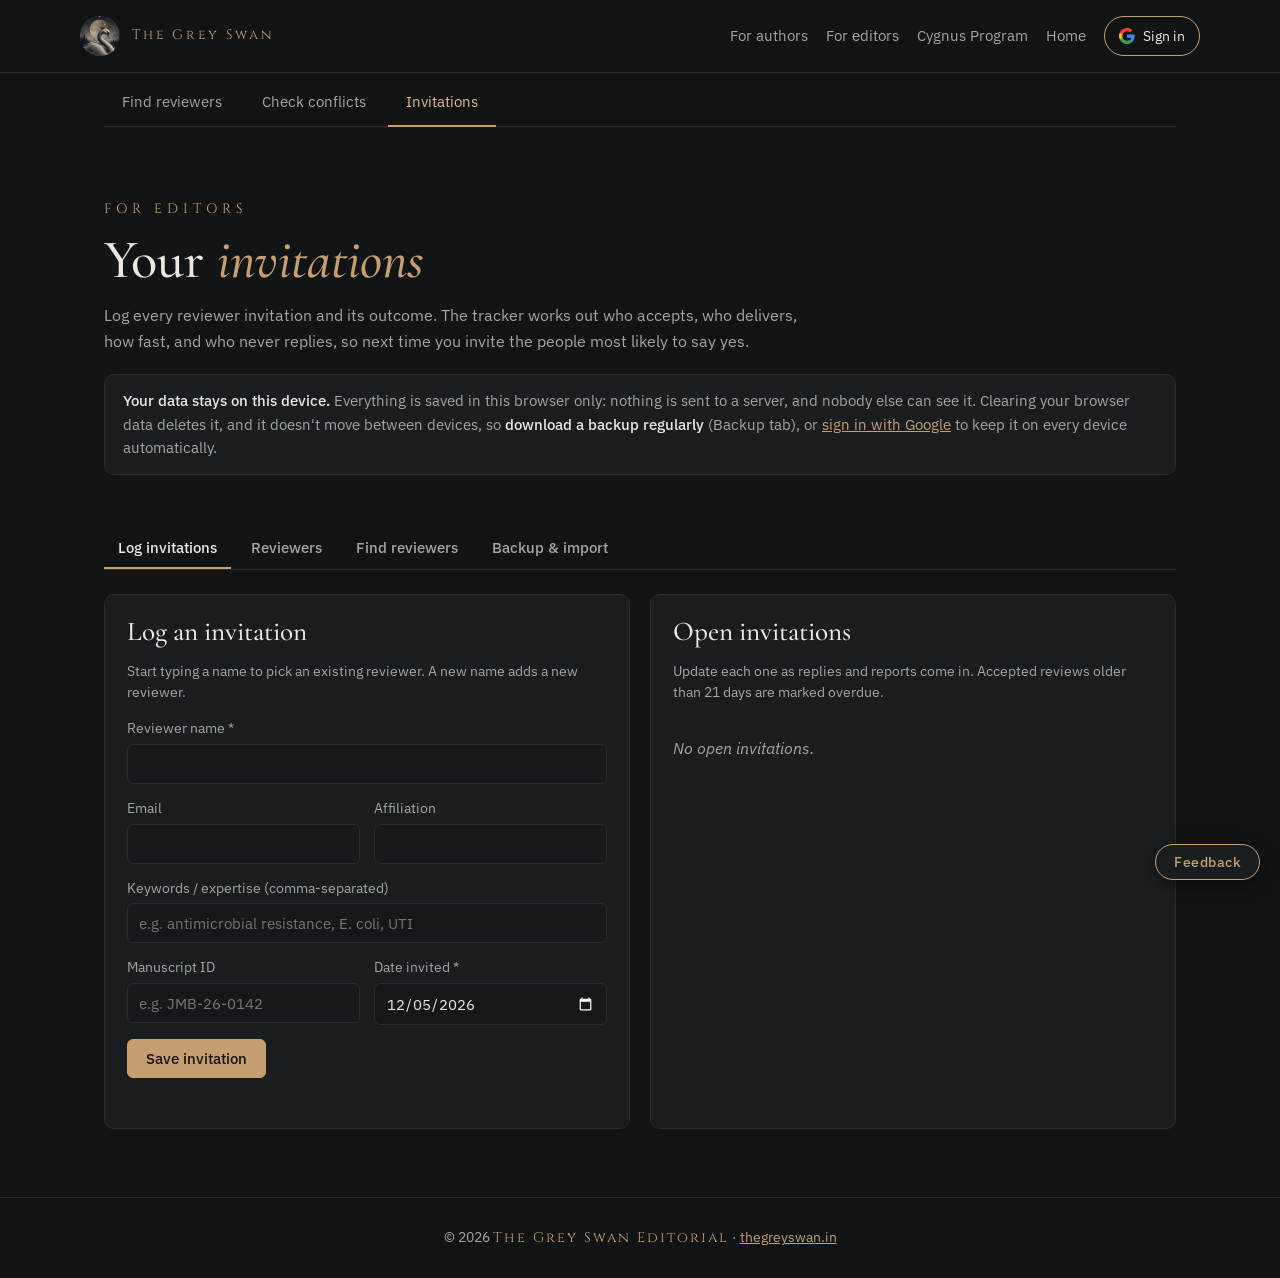
<file: tracker/index.html>
<!doctype html>
<html lang="en">
<head>
<meta charset="utf-8">
<meta name="viewport" content="width=device-width, initial-scale=1">
<title>Invitations: track reviewer invitations | The Grey Swan Editorial</title>
<meta name="description" content="A free, private reviewer tracker for journal editors and peer review teams. Log invitations, track who responds and delivers, and find reliable reviewers by expertise. Your data stays in your browser.">
<link rel="canonical" href="https://thegreyswan.in/tracker/">
<link rel="icon" type="image/png" href="../assets/favicon.png">
<link rel="apple-touch-icon" href="../assets/apple-touch-icon.png">
<meta name="theme-color" content="#111315">
<meta property="og:type" content="website">
<meta property="og:site_name" content="The Grey Swan Editorial">
<meta property="og:title" content="Invitations | The Grey Swan Editorial">
<meta property="og:description" content="Track which reviewers respond and deliver. Free, private, no sign-up.">
<meta property="og:url" content="https://thegreyswan.in/tracker/">
<meta property="og:image" content="https://thegreyswan.in/assets/og-image.jpg">
<link rel="preconnect" href="https://fonts.googleapis.com">
<link rel="preconnect" href="https://fonts.gstatic.com" crossorigin>
<link href="https://fonts.googleapis.com/css2?family=Cinzel:wght@400;500&family=Cormorant+Garamond:ital,wght@0,500;0,600;1,500&family=IBM+Plex+Sans:wght@400;500&display=swap" rel="stylesheet">
<style>
  /* Same colours and fonts as the main site */
  :root {
    color-scheme: dark;   /* dark date pickers, dropdowns and scrollbars */
    --bg: #111315; --card: #1A1D20; --field: #15181A; --line: #2E2A24;
    --ink: #ECE8E1; --muted: #A9A49B; --gold: #C69F70; --gold-bright: #E2B885;
    --green: #8FC79A; --amber: #E0B86A; --red: #E8907F; --grey: #8C8880;
    --serif: 'Cormorant Garamond', Georgia, serif;
    --caps: 'Cinzel', Georgia, serif;
    --sans: 'IBM Plex Sans', system-ui, sans-serif;
  }
  * { box-sizing: border-box; }
  body { margin: 0; background: var(--bg); color: var(--ink); font-family: var(--sans);
         font-size: 16px; line-height: 1.6; -webkit-font-smoothing: antialiased; }
  a { color: var(--gold); }
  .wrap { max-width: 1120px; margin: 0 auto; padding: 0 24px; }

  header { border-bottom: 1px solid var(--line); }
  .nav { display: flex; align-items: center; justify-content: space-between; gap: 16px; padding: 16px 0; }
  .brand { display: flex; align-items: center; gap: 12px; text-decoration: none; }
  .brand img { width: 40px; height: 40px; border-radius: 50%; }
  .brand span { font-family: var(--caps); letter-spacing: 3px; font-size: 0.85rem; color: var(--gold); }
  .nav-right { display: flex; align-items: center; gap: 18px; }
  .nav a.back { color: var(--muted); text-decoration: none; font-size: 0.92rem; }

  .intro { padding: 48px 0 24px; }
  .eyebrow { font-family: var(--caps); color: var(--gold); letter-spacing: 5px; font-size: 0.85rem; text-transform: uppercase; }
  h1, h2, h3 { font-family: var(--serif); font-weight: 500; line-height: 1.1; margin: 0; }
  h1 { font-size: clamp(2.3rem, 5vw, 3.4rem); margin: 10px 0 12px; }
  h1 em { color: var(--gold); }
  h2 { font-size: 1.7rem; margin-bottom: 14px; }
  .lead { color: var(--muted); max-width: 720px; margin: 0; }
  .note { background: var(--card); border: 1px solid var(--line); border-radius: 10px; padding: 14px 18px;
          color: var(--muted); font-size: 0.92rem; margin: 20px 0 0; }
  .note b { color: var(--ink); font-weight: 500; }
  .warn { border-color: var(--red); }

  /* Tabs */
  .tabs { display: flex; gap: 6px; flex-wrap: wrap; border-bottom: 1px solid var(--line); margin: 28px 0 24px; }
  .tabs button { background: none; border: 0; border-bottom: 2px solid transparent; color: var(--muted);
                 font: 500 0.95rem var(--sans); padding: 10px 14px; cursor: pointer; }
  .tabs button[aria-selected="true"] { color: var(--ink); border-bottom-color: var(--gold); }
  .panel[hidden] { display: none; }

  .card { background: var(--card); border: 1px solid var(--line); border-radius: 10px; padding: 22px; margin-bottom: 20px; }
  .cols { display: grid; grid-template-columns: 1fr 1fr; gap: 20px; }

  /* Forms */
  label { display: block; font-size: 0.85rem; color: var(--muted); margin: 0 0 4px; }
  input, select, textarea { width: 100%; background: var(--field); border: 1px solid var(--line); border-radius: 6px;
                            color: var(--ink); font: 0.95rem var(--sans); padding: 9px 11px; }
  input:focus, select:focus, textarea:focus { outline: none; border-color: var(--gold); }
  textarea { min-height: 64px; resize: vertical; }
  .field { margin-bottom: 14px; }
  .row { display: grid; grid-template-columns: 1fr 1fr; gap: 14px; }
  .check { display: flex; gap: 8px; align-items: center; color: var(--muted); font-size: 0.9rem; }
  .check input { width: auto; }
  .btn { display: inline-block; background: var(--gold); color: #15130F; border: 1px solid var(--gold); border-radius: 6px;
         font: 500 0.92rem var(--sans); padding: 9px 18px; cursor: pointer; text-decoration: none; }
  .btn:hover { background: var(--gold-bright); }
  .btn.line { background: none; color: var(--gold); }
  .btn.line:hover { background: rgba(198,159,112,0.1); }
  .btn.small { padding: 5px 10px; font-size: 0.82rem; }
  .actions { display: flex; gap: 10px; flex-wrap: wrap; margin-top: 6px; }
  .msg { color: var(--green); font-size: 0.9rem; min-height: 1.4em; margin-top: 8px; }
  .hint { color: var(--muted); font-size: 0.85rem; margin: 0 0 14px; }

  /* Tables */
  .table-wrap { overflow-x: auto; }
  table { width: 100%; border-collapse: collapse; font-size: 0.9rem; }
  th, td { text-align: left; padding: 9px 10px; border-bottom: 1px solid var(--line); vertical-align: top; }
  th { color: var(--muted); font-weight: 500; white-space: nowrap; }
  tr.click { cursor: pointer; }
  tr.click:hover td { background: rgba(198,159,112,0.06); }
  td select { padding: 5px 8px; font-size: 0.85rem; min-width: 150px; }
  .small-text { color: var(--muted); font-size: 0.82rem; }
  .empty { color: var(--muted); font-style: italic; padding: 16px 0; }

  /* Status badges */
  .badge { display: inline-block; border: 1px solid; border-radius: 20px; padding: 1px 10px; font-size: 0.8rem; white-space: nowrap; }
  .Reliable { color: var(--green); } .Mixed { color: var(--amber); }
  .Unresponsive, .Dead { color: var(--red); } .New { color: var(--grey); }
  .tags span { display: inline-block; background: var(--field); border: 1px solid var(--line); border-radius: 4px;
               padding: 0 6px; margin: 0 4px 4px 0; font-size: 0.8rem; color: var(--muted); }
  .tags span.hit { border-color: var(--gold); color: var(--gold); }

  .stats { display: flex; gap: 28px; flex-wrap: wrap; margin-bottom: 20px; }
  .stat b { display: block; font-family: var(--serif); font-size: 2.1rem; color: var(--gold); font-weight: 500; line-height: 1; }
  .stat span { color: var(--muted); font-size: 0.85rem; }
  .filters { display: grid; grid-template-columns: 2fr 1fr 1fr; gap: 12px; margin-bottom: 14px; }

  footer { border-top: 1px solid var(--line); padding: 28px 0; margin-top: 48px; color: var(--muted); font-size: 0.88rem; text-align: center; }
  footer .name { font-family: var(--caps); color: var(--gold); letter-spacing: 2px; }

  @media (max-width: 760px) {
    .cols, .row, .filters { grid-template-columns: 1fr; }
    .intro { padding-top: 32px; }
  }
  @media (max-width: 640px) { .nav a.tool-link { display: none; } }
</style>
<link rel="stylesheet" href="../assets/account.css">
<link rel="stylesheet" href="../assets/workspace.css">
<link rel="stylesheet" href="../assets/scroll.css">
</head>
<body>

<header>
  <div class="wrap nav">
    <a class="brand" href="../" aria-label="The Grey Swan Editorial, home">
      <img src="../assets/grey_swan_icon.png" alt="" width="40" height="40">
      <span>The Grey Swan</span>
    </a>
    <div class="nav-right"><a class="back tool-link" href="../checker/">For authors</a><a class="back tool-link" href="../reviewers/">For editors</a><a class="back tool-link" href="../cygnus/">Cygnus Program</a><a class="back" href="../">Home</a><div id="gs-account"></div></div>
  </div>
</header>

<main class="wrap">
  <nav class="workspace-tabs" aria-label="Editor workspace"><a href="../reviewers/">Find reviewers</a><a href="../researchers/">Check conflicts</a><a href="../tracker/" aria-current="page">Invitations</a></nav>
  <div class="intro">
    <div class="eyebrow">For editors</div>
    <h1>Your <em>invitations</em></h1>
    <p class="lead">Log every reviewer invitation and its outcome. The tracker works out who accepts, who delivers,
      how fast, and who never replies, so next time you invite the people most likely to say yes.</p>
    <div class="note" id="storage-note"><b>Your data stays on this device.</b> Everything is saved in this browser only:
      nothing is sent to a server, and nobody else can see it. Clearing your browser data deletes it, and it doesn't
      move between devices, so <b>download a backup regularly</b> (Backup tab), or <a href="../account/">sign in with
      Google</a> to keep it on every device automatically.</div>
  </div>

  <div class="tabs" role="tablist">
    <button role="tab" data-tab="log" aria-selected="true">Log invitations</button>
    <button role="tab" data-tab="reviewers" aria-selected="false">Reviewers</button>
    <button role="tab" data-tab="find" aria-selected="false">Find reviewers</button>
    <button role="tab" data-tab="backup" aria-selected="false">Backup &amp; import</button>
  </div>

  <!-- ============ LOG ============ -->
  <section class="panel" id="tab-log">
    <div class="cols">
      <div class="card">
        <h2>Log an invitation</h2>
        <p class="hint">Start typing a name to pick an existing reviewer. A new name adds a new reviewer.</p>
        <form id="invite-form">
          <div class="field">
            <label for="inv-name">Reviewer name *</label>
            <input id="inv-name" list="reviewer-names" required autocomplete="off">
            <datalist id="reviewer-names"></datalist>
          </div>
          <div class="row">
            <div class="field"><label for="inv-email">Email</label><input id="inv-email" type="email"></div>
            <div class="field"><label for="inv-aff">Affiliation</label><input id="inv-aff"></div>
          </div>
          <div class="field"><label for="inv-kw">Keywords / expertise (comma-separated)</label>
            <input id="inv-kw" placeholder="e.g. antimicrobial resistance, E. coli, UTI"></div>
          <div class="row">
            <div class="field"><label for="inv-ms">Manuscript ID</label><input id="inv-ms" placeholder="e.g. JMB-26-0142"></div>
            <div class="field"><label for="inv-date">Date invited *</label><input id="inv-date" type="date" required></div>
          </div>
          <button class="btn" type="submit">Save invitation</button>
          <div class="msg" id="invite-msg" role="status"></div>
        </form>
      </div>

      <div class="card">
        <h2>Open invitations</h2>
        <p class="hint">Update each one as replies and reports come in. Accepted reviews older than 21 days are marked overdue.</p>
        <div id="open-list"></div>
      </div>
    </div>
  </section>

  <!-- ============ REVIEWERS ============ -->
  <section class="panel" id="tab-reviewers" hidden>
    <div class="stats" id="stats"></div>
    <div class="filters">
      <div><label for="search">Search name, affiliation or keyword</label><input id="search" type="search"></div>
      <div><label for="status-filter">Status</label>
        <select id="status-filter">
          <option value="">All</option><option>Reliable</option><option>Mixed</option>
          <option>Unresponsive</option><option>Dead</option><option>New</option>
        </select></div>
      <div><label for="sort">Sort by</label>
        <select id="sort">
          <option value="name">Name</option><option value="rate">Acceptance rate</option>
          <option value="speed">Fastest turnaround</option><option value="recent">Last invited</option>
        </select></div>
    </div>
    <div class="card table-wrap">
      <table>
        <thead><tr><th>Reviewer</th><th>Keywords</th><th>Status</th><th>Invites</th><th>Accepted</th>
          <th>Reports</th><th>Avg days</th><th>Last invited</th></tr></thead>
        <tbody id="reviewer-rows"></tbody>
      </table>
    </div>

    <div class="card" id="edit-card" hidden>
      <h2 id="edit-title">Edit reviewer</h2>
      <form id="edit-form">
        <div class="row">
          <div class="field"><label for="ed-name">Name</label><input id="ed-name" required></div>
          <div class="field"><label for="ed-email">Email</label><input id="ed-email" type="email"></div>
        </div>
        <div class="row">
          <div class="field"><label for="ed-aff">Affiliation</label><input id="ed-aff"></div>
          <div class="field"><label for="ed-kw">Keywords (comma-separated)</label><input id="ed-kw"></div>
        </div>
        <div class="field"><label for="ed-notes">Notes</label><textarea id="ed-notes"></textarea></div>
        <label class="check"><input type="checkbox" id="ed-dead"> Email is dead or bouncing</label>
        <div class="actions" style="margin-top:14px">
          <button class="btn" type="submit">Save changes</button>
          <button class="btn line" type="button" id="ed-close">Close</button>
          <button class="btn line" type="button" id="ed-delete">Delete reviewer</button>
        </div>
      </form>
      <h3 style="font-size:1.3rem;margin:24px 0 8px">Invitation history</h3>
      <div class="table-wrap" id="history"></div>
    </div>
  </section>

  <!-- ============ FIND ============ -->
  <section class="panel" id="tab-find" hidden>
    <div class="card">
      <h2>Find reviewers for a manuscript</h2>
      <p class="hint">Enter the manuscript's keywords. Reviewers are ranked by expertise match first, then by how reliably
        they accept and deliver. Dead emails are left out, and anyone invited recently is marked.</p>
      <div class="row">
        <div class="field"><label for="find-kw">Manuscript keywords (comma-separated)</label>
          <input id="find-kw" placeholder="e.g. UTI, antimicrobial resistance, Klebsiella"></div>
        <div class="field"><label for="find-days">Mark reviewers invited in the last (days)</label>
          <input id="find-days" type="number" min="0" value="30"></div>
      </div>
    </div>
    <div class="card table-wrap">
      <table>
        <thead><tr><th>#</th><th>Reviewer</th><th>Matching keywords</th><th>Status</th><th>Acceptance</th><th>Note</th></tr></thead>
        <tbody id="find-rows"></tbody>
      </table>
    </div>
  </section>

  <!-- ============ BACKUP ============ -->
  <section class="panel" id="tab-backup" hidden>
    <div class="cols">
      <div class="card">
        <h2>Download</h2>
        <p class="hint">A full backup restores everything on any browser. The CSV files open in Excel or Google Sheets.</p>
        <div class="actions">
          <button class="btn" id="dl-json">Full backup (.json)</button>
          <button class="btn line" id="dl-reviewers">Reviewers (.csv)</button>
          <button class="btn line" id="dl-invites">Invitations (.csv)</button>
        </div>
        <p class="small-text" id="last-backup" style="margin-top:12px"></p>
      </div>
      <div class="card">
        <h2>Restore or import</h2>
        <div class="field"><label for="up-json">Restore a full backup (.json). This replaces current data.</label>
          <input id="up-json" type="file" accept=".json,application/json"></div>
        <div class="field"><label for="up-csv">Import reviewers from a spreadsheet saved as .csv</label>
          <input id="up-csv" type="file" accept=".csv,text/csv"></div>
        <p class="small-text">Columns: <b>name</b>, <b>email</b>, <b>affiliation</b>, <b>keywords</b> (keywords separated by
          semicolons or commas inside the cell). Existing reviewers with the same email or name are updated, not duplicated.</p>
        <div class="msg" id="import-msg" role="status"></div>
      </div>
    </div>
    <div class="card">
      <h2>Try it out</h2>
      <p class="hint">Load a set of invented reviewers to see how the tracker works, then clear it when you're ready to start.</p>
      <div class="actions">
        <button class="btn line" id="load-demo">Load example data</button>
        <button class="btn line" id="clear-all">Delete all data</button>
      </div>
    </div>
  </section>
</main>

<footer>
  <div class="wrap">© 2026 <span class="name">The Grey Swan Editorial</span> · <a href="../">thegreyswan.in</a></div>
</footer>

<script>
// The still side rails (see /assets/scroll.js): an invitation timeline drifts past on the left, a week per mark
// with today lit; the right rail switches tabs and shows the reviewer pool at a glance
window.GS_SCROLL = {
  width: 1120, title: "Invite · Respond · Deliver", motif: "dates",
  nav: [{ label: "Log invitations", tab: "log", target: ".tabs" }, { label: "Reviewers", tab: "reviewers", target: ".tabs" },
        { label: "Find reviewers", tab: "find", target: ".tabs" }, { label: "Backup & import", tab: "backup", target: ".tabs" }],
  reveal: "footer",
  watch: "main",
  readout() {
    let d = {};
    try { d = JSON.parse(localStorage.getItem("greyswan-reviewer-tracker-v1") || "{}"); } catch (e) { /* storage off */ }
    const reviewers = (d.reviewers || []).length;
    if (!reviewers) return "";
    const waiting = (d.invites || []).filter((i) => i.outcome === "awaiting" || i.outcome === "accepted").length;
    return `<b>${reviewers}</b><small>reviewers</small><b style="margin-top:8px">${waiting}</b><small>awaiting reply or report</small>`;
  },
};
</script>
<script src="../assets/scroll.js"></script>
<script src="../assets/account.js"></script>
<script src="../assets/feedback.js"></script>
<script>
/* =====================================================================
   The Grey Swan Reviewer Tracker
   All data lives in the browser's localStorage under one key, as JSON:
     { reviewers: [ {id, name, email, affiliation, keywords[], notes, dead} ],
       invites:   [ {id, reviewerId, manuscript, invited, outcome, reported} ] }
   Nothing is sent anywhere.
   ===================================================================== */

const STORAGE_KEY = "greyswan-reviewer-tracker-v1";
const OVERDUE_DAYS = 21;          // accepted, but no report after this many days
const OUTCOMES = {
  awaiting:  "Awaiting reply",
  accepted:  "Accepted",
  declined:  "Declined",
  noreply:   "No response",
  submitted: "Report submitted",
};

let data = { reviewers: [], invites: [], lastBackup: null };
let editingId = null;             // reviewer open in the edit card
let storageWorks = true;

// ---------- Saving and loading ----------
function load() {
  try {
    const saved = localStorage.getItem(STORAGE_KEY);
    data = Object.assign({ reviewers: [], invites: [], lastBackup: null }, saved ? JSON.parse(saved) : {});
  } catch (e) {
    storageWorks = false;
  }
}

function save() {
  try {
    localStorage.setItem(STORAGE_KEY, JSON.stringify(data));
    if (window.GSAccount) GSAccount.changed("tracker");      // signed in: sync it to the user's Google Drive
  } catch (e) {
    storageWorks = false;
    showStorageWarning();
  }
}

function showStorageWarning() {
  const note = document.getElementById("storage-note");
  note.classList.add("warn");
  note.innerHTML = "<b>This browser isn't letting the tracker save.</b> (Private browsing can do this.) " +
                   "Anything you enter will be lost when you close the page unless you download a backup.";
}

// ---------- Small helpers ----------
const $ = (id) => document.getElementById(id);
const newId = () => Date.now().toString(36) + Math.random().toString(36).slice(2, 7);
const today = () => new Date().toISOString().slice(0, 10);

function escapeHtml(text) {
  // Anything typed or imported is shown as text, never run as HTML
  return String(text ?? "").replace(/[&<>"']/g, (c) =>
    ({ "&": "&amp;", "<": "&lt;", ">": "&gt;", '"': "&quot;", "'": "&#39;" }[c]));
}

function splitKeywords(text) {
  return String(text || "").split(/[,;]/).map((k) => k.trim()).filter(Boolean);
}

function daysBetween(a, b) {
  return Math.round((new Date(b) - new Date(a)) / 86400000);
}

function formatDate(iso) {
  if (!iso) return "–";
  return new Date(iso + "T00:00:00").toLocaleDateString("en-GB", { day: "numeric", month: "short", year: "numeric" });
}

function findReviewer(name, email) {
  const n = name.trim().toLowerCase(), e = (email || "").trim().toLowerCase();
  return data.reviewers.find((r) => (e && r.email.toLowerCase() === e) || r.name.toLowerCase() === n);
}

// ---------- The numbers behind each reviewer ----------
function statsFor(reviewer) {
  const invites = data.invites.filter((i) => i.reviewerId === reviewer.id);
  const decided = invites.filter((i) => i.outcome !== "awaiting");
  const accepted = invites.filter((i) => i.outcome === "accepted" || i.outcome === "submitted");
  const reports = invites.filter((i) => i.outcome === "submitted" && i.reported);
  const noReply = invites.filter((i) => i.outcome === "noreply");
  const turnaround = reports.map((i) => daysBetween(i.invited, i.reported));
  const lastInvited = invites.map((i) => i.invited).sort().pop() || null;

  const rate = decided.length ? accepted.length / decided.length : null;
  const avgDays = turnaround.length ? Math.round(turnaround.reduce((a, b) => a + b, 0) / turnaround.length) : null;

  // Status rules: dead email first, then too little history, then behaviour
  let status;
  if (reviewer.dead) status = "Dead";
  else if (decided.length < 2) status = "New";
  else if (noReply.length / decided.length >= 0.5) status = "Unresponsive";
  else if (reports.length >= 1 && rate >= 0.5) status = "Reliable";
  else status = "Mixed";

  return { invites: invites.length, accepted: accepted.length, reports: reports.length,
           rate, avgDays, lastInvited, status };
}

const percent = (rate) => (rate === null ? "–" : Math.round(rate * 100) + "%");
const badge = (status) => `<span class="badge ${status}">${status === "Dead" ? "Dead email" : status}</span>`;
const tags = (keywords, hits = []) =>
  `<div class="tags">${keywords.map((k) =>
    `<span class="${hits.includes(k) ? "hit" : ""}">${escapeHtml(k)}</span>`).join("")}</div>`;

// ---------- Tab 1: logging invitations ----------
$("inv-name").addEventListener("change", () => {
  // Picking an existing reviewer fills in their details
  const r = findReviewer($("inv-name").value);
  if (r) {
    $("inv-email").value = r.email;
    $("inv-aff").value = r.affiliation;
    $("inv-kw").value = r.keywords.join(", ");
  }
});

$("invite-form").addEventListener("submit", (event) => {
  event.preventDefault();
  const name = $("inv-name").value.trim();
  const email = $("inv-email").value.trim();
  let reviewer = findReviewer(name, email);

  if (!reviewer) {
    reviewer = { id: newId(), name, email, affiliation: "", keywords: [], notes: "", dead: false };
    data.reviewers.push(reviewer);
  }
  // Keep the reviewer's details up to date with what was typed
  if (email) reviewer.email = email;
  if ($("inv-aff").value.trim()) reviewer.affiliation = $("inv-aff").value.trim();
  const newKeywords = splitKeywords($("inv-kw").value);
  reviewer.keywords = [...new Set([...reviewer.keywords, ...newKeywords])];

  data.invites.push({ id: newId(), reviewerId: reviewer.id, manuscript: $("inv-ms").value.trim(),
                      invited: $("inv-date").value || today(), outcome: "awaiting", reported: null });
  save();
  if (window.GS_EVENT) window.GS_EVENT("tracker-invite-logged");

  $("invite-msg").textContent = `Saved: ${name} invited${$("inv-ms").value ? " for " + $("inv-ms").value : ""}.`;
  // Keep the manuscript ID and date, clear the reviewer, so several reviewers can be logged for one paper
  ["inv-name", "inv-email", "inv-aff", "inv-kw"].forEach((id) => ($(id).value = ""));
  $("inv-name").focus();
  renderAll();
});

function outcomeSelect(invite) {
  const options = Object.entries(OUTCOMES).map(([value, label]) =>
    `<option value="${value}" ${invite.outcome === value ? "selected" : ""}>${label}</option>`).join("");
  return `<select data-invite="${invite.id}" aria-label="Outcome">${options}</select>`;
}

function setOutcome(inviteId, outcome) {
  const invite = data.invites.find((i) => i.id === inviteId);
  if (!invite) return;
  invite.outcome = outcome;
  invite.reported = outcome === "submitted" ? (invite.reported || today()) : null;
  save();
  renderAll();
}

// Any outcome dropdown on the page (open list or history) updates the invitation
document.addEventListener("change", (event) => {
  if (event.target.matches("select[data-invite]")) setOutcome(event.target.dataset.invite, event.target.value);
});

function renderOpen() {
  const open = data.invites
    .filter((i) => i.outcome === "awaiting" || i.outcome === "accepted")
    .sort((a, b) => a.invited.localeCompare(b.invited));
  if (!open.length) {
    $("open-list").innerHTML = '<p class="empty">No open invitations.</p>';
    return;
  }
  const rows = open.map((i) => {
    const r = data.reviewers.find((x) => x.id === i.reviewerId) || { name: "(deleted)" };
    const age = daysBetween(i.invited, today());
    const overdue = i.outcome === "accepted" && age > OVERDUE_DAYS;
    return `<tr><td>${escapeHtml(r.name)}<div class="small-text">${escapeHtml(i.manuscript || "")}
              · ${age} day${age === 1 ? "" : "s"} ago${overdue ? ' · <span class="Unresponsive">overdue</span>' : ""}</div></td>
            <td>${outcomeSelect(i)}</td></tr>`;
  }).join("");
  $("open-list").innerHTML = `<div class="table-wrap"><table><tbody>${rows}</tbody></table></div>`;
}

// ---------- Tab 2: reviewer list ----------
function renderStats() {
  const all = data.reviewers.map(statsFor);
  const count = (s) => all.filter((x) => x.status === s).length;
  $("stats").innerHTML = [
    [data.reviewers.length, "reviewers"], [data.invites.length, "invitations logged"],
    [count("Reliable"), "reliable"], [count("Unresponsive") + count("Dead"), "unresponsive or dead"],
  ].map(([n, label]) => `<div class="stat"><b>${n}</b><span>${label}</span></div>`).join("");
}

function renderReviewers() {
  const query = $("search").value.trim().toLowerCase();
  const wanted = $("status-filter").value;
  let list = data.reviewers.map((r) => ({ r, s: statsFor(r) }));

  if (query) list = list.filter(({ r }) =>
    [r.name, r.email, r.affiliation, ...r.keywords].join(" ").toLowerCase().includes(query));
  if (wanted) list = list.filter(({ s }) => s.status === wanted);

  const sorters = {
    name:   (a, b) => a.r.name.localeCompare(b.r.name),
    rate:   (a, b) => (b.s.rate ?? -1) - (a.s.rate ?? -1),
    speed:  (a, b) => (a.s.avgDays ?? 9999) - (b.s.avgDays ?? 9999),
    recent: (a, b) => (b.s.lastInvited || "").localeCompare(a.s.lastInvited || ""),
  };
  list.sort(sorters[$("sort").value]);

  $("reviewer-rows").innerHTML = list.length ? list.map(({ r, s }) => `
    <tr class="click" data-reviewer="${r.id}">
      <td>${escapeHtml(r.name)}<div class="small-text">${escapeHtml(r.affiliation)}</div></td>
      <td>${tags(r.keywords)}</td><td>${badge(s.status)}</td><td>${s.invites}</td>
      <td>${s.accepted} (${percent(s.rate)})</td><td>${s.reports}</td>
      <td>${s.avgDays ?? "–"}</td><td>${formatDate(s.lastInvited)}</td>
    </tr>`).join("")
    : `<tr><td colspan="8" class="empty">${data.reviewers.length ? "No reviewers match." : "No reviewers yet. Log an invitation to start."}</td></tr>`;
}

["search", "status-filter", "sort"].forEach((id) => $(id).addEventListener("input", renderReviewers));

$("reviewer-rows").addEventListener("click", (event) => {
  const row = event.target.closest("tr[data-reviewer]");
  if (row) openEditor(row.dataset.reviewer);
});

function openEditor(id) {
  const r = data.reviewers.find((x) => x.id === id);
  if (!r) return;
  editingId = id;
  $("edit-title").textContent = r.name;
  $("ed-name").value = r.name;
  $("ed-email").value = r.email;
  $("ed-aff").value = r.affiliation;
  $("ed-kw").value = r.keywords.join(", ");
  $("ed-notes").value = r.notes;
  $("ed-dead").checked = r.dead;
  renderHistory();
  $("edit-card").hidden = false;
  $("edit-card").scrollIntoView({ behavior: "smooth", block: "start" });
}

function renderHistory() {
  const invites = data.invites.filter((i) => i.reviewerId === editingId)
                              .sort((a, b) => b.invited.localeCompare(a.invited));
  $("history").innerHTML = invites.length ? `<table>
      <thead><tr><th>Invited</th><th>Manuscript</th><th>Outcome</th><th>Report</th><th></th></tr></thead>
      <tbody>${invites.map((i) => `<tr><td>${formatDate(i.invited)}</td><td>${escapeHtml(i.manuscript || "–")}</td>
        <td>${outcomeSelect(i)}</td>
        <td>${i.reported ? formatDate(i.reported) + ` (${daysBetween(i.invited, i.reported)} days)` : "–"}</td>
        <td><button class="btn line small" data-delete-invite="${i.id}">Remove</button></td></tr>`).join("")}</tbody></table>`
    : '<p class="empty">No invitations logged.</p>';
}

$("history").addEventListener("click", (event) => {
  const id = event.target.dataset.deleteInvite;
  if (id && confirm("Remove this invitation?")) {
    data.invites = data.invites.filter((i) => i.id !== id);
    save();
    renderAll();
  }
});

$("edit-form").addEventListener("submit", (event) => {
  event.preventDefault();
  const r = data.reviewers.find((x) => x.id === editingId);
  Object.assign(r, { name: $("ed-name").value.trim(), email: $("ed-email").value.trim(),
                     affiliation: $("ed-aff").value.trim(), keywords: splitKeywords($("ed-kw").value),
                     notes: $("ed-notes").value.trim(), dead: $("ed-dead").checked });
  save();
  renderAll();
});

$("ed-close").addEventListener("click", () => { $("edit-card").hidden = true; editingId = null; });

$("ed-delete").addEventListener("click", () => {
  if (!confirm("Delete this reviewer and all their invitations?")) return;
  data.reviewers = data.reviewers.filter((r) => r.id !== editingId);
  data.invites = data.invites.filter((i) => i.reviewerId !== editingId);
  editingId = null;
  $("edit-card").hidden = true;
  save();
  renderAll();
});

// ---------- Tab 3: find reviewers ----------
function keywordMatches(reviewerKeywords, wanted) {
  // A reviewer keyword matches if either one contains the other ("resistance" ~ "antimicrobial resistance")
  return reviewerKeywords.filter((k) => wanted.some((w) => {
    const a = k.toLowerCase(), b = w.toLowerCase();
    return a.includes(b) || b.includes(a);
  }));
}

function renderFind() {
  const wanted = splitKeywords($("find-kw").value);
  const recentDays = Number($("find-days").value) || 0;
  if (!wanted.length) {
    $("find-rows").innerHTML = '<tr><td colspan="6" class="empty">Enter keywords to see suggestions.</td></tr>';
    return;
  }
  const ranked = data.reviewers
    .filter((r) => !r.dead)
    .map((r) => {
      const s = statsFor(r);
      const hits = keywordMatches(r.keywords, wanted);
      const expertise = hits.length / wanted.length;                     // 0 to 1
      const reliability = s.rate === null ? 0.3 : s.rate;                // new reviewers get a modest default
      const penalty = s.status === "Unresponsive" ? 0.5 : 1;
      return { r, s, hits, score: (expertise * 0.65 + reliability * 0.35) * penalty };
    })
    .filter((x) => x.hits.length)
    .sort((a, b) => b.score - a.score);

  $("find-rows").innerHTML = ranked.length ? ranked.map(({ r, s, hits }, n) => {
    const since = s.lastInvited ? daysBetween(s.lastInvited, today()) : null;
    const note = since !== null && since <= recentDays ? `Invited ${since} day${since === 1 ? "" : "s"} ago` : "";
    return `<tr class="click" data-reviewer="${r.id}"><td>${n + 1}</td>
      <td>${escapeHtml(r.name)}<div class="small-text">${escapeHtml(r.email)}</div></td>
      <td>${tags(r.keywords, hits)}</td><td>${badge(s.status)}</td>
      <td>${percent(s.rate)}${s.avgDays !== null ? `<div class="small-text">${s.avgDays} days avg</div>` : ""}</td>
      <td class="small-text">${note}</td></tr>`;
  }).join("") : '<tr><td colspan="6" class="empty">No reviewers with matching keywords.</td></tr>';
}

["find-kw", "find-days"].forEach((id) => $(id).addEventListener("input", renderFind));

$("find-rows").addEventListener("click", (event) => {
  const row = event.target.closest("tr[data-reviewer]");
  if (row) { showTab("reviewers"); openEditor(row.dataset.reviewer); }
});

// ---------- Tab 4: backup, export, import ----------
function download(filename, text, type) {
  const url = URL.createObjectURL(new Blob([text], { type }));
  const link = Object.assign(document.createElement("a"), { href: url, download: filename });
  document.body.appendChild(link);
  link.click();
  link.remove();
  URL.revokeObjectURL(url);
}

function csvCell(value) {
  const text = String(value ?? "");
  return /[",\n]/.test(text) ? `"${text.replace(/"/g, '""')}"` : text;
}

function toCsv(rows) {
  // The ﻿ at the start tells Excel the file is UTF-8, so accented names display correctly
  return "﻿" + rows.map((row) => row.map(csvCell).join(",")).join("\r\n");
}

$("dl-json").addEventListener("click", () => {
  data.lastBackup = new Date().toISOString();
  save();
  download(`reviewer-tracker-backup-${today()}.json`, JSON.stringify(data, null, 2), "application/json");
  renderBackupNote();
});

$("dl-reviewers").addEventListener("click", () => {
  const rows = [["Name", "Email", "Affiliation", "Keywords", "Status", "Invites", "Accepted",
                 "Acceptance rate", "Reports", "Avg days to report", "Last invited", "Notes"]];
  data.reviewers.forEach((r) => {
    const s = statsFor(r);
    rows.push([r.name, r.email, r.affiliation, r.keywords.join("; "), s.status, s.invites, s.accepted,
               percent(s.rate), s.reports, s.avgDays ?? "", s.lastInvited || "", r.notes]);
  });
  download(`reviewers-${today()}.csv`, toCsv(rows), "text/csv");
});

$("dl-invites").addEventListener("click", () => {
  const rows = [["Reviewer", "Email", "Manuscript", "Invited", "Outcome", "Report date"]];
  data.invites.forEach((i) => {
    const r = data.reviewers.find((x) => x.id === i.reviewerId) || {};
    rows.push([r.name, r.email, i.manuscript, i.invited, OUTCOMES[i.outcome], i.reported || ""]);
  });
  download(`invitations-${today()}.csv`, toCsv(rows), "text/csv");
});

$("up-json").addEventListener("change", async (event) => {
  const file = event.target.files[0];
  if (!file) return;
  try {
    const restored = JSON.parse(await file.text());
    if (!Array.isArray(restored.reviewers) || !Array.isArray(restored.invites)) throw new Error("not a tracker backup");
    if (!confirm(`Replace current data with this backup (${restored.reviewers.length} reviewers)?`)) return;
    data = Object.assign({ lastBackup: null }, restored);
    save();
    renderAll();
    $("import-msg").textContent = "Backup restored.";
  } catch (e) {
    $("import-msg").textContent = "That file isn't an Invitations backup.";
  } finally {
    event.target.value = "";
  }
});

function parseCsv(text) {
  // Handles quoted cells containing commas, quotes and line breaks
  const rows = [];
  let row = [], cell = "", quoted = false;
  text = text.replace(/^﻿/, "");
  for (let i = 0; i < text.length; i++) {
    const c = text[i];
    if (quoted) {
      if (c === '"' && text[i + 1] === '"') { cell += '"'; i++; }
      else if (c === '"') quoted = false;
      else cell += c;
    } else if (c === '"') quoted = true;
    else if (c === ",") { row.push(cell); cell = ""; }
    else if (c === "\n" || c === "\r") {
      if (c === "\r" && text[i + 1] === "\n") i++;
      row.push(cell); rows.push(row); row = []; cell = "";
    } else cell += c;
  }
  if (cell || row.length) { row.push(cell); rows.push(row); }
  return rows.filter((r) => r.some((c) => c.trim()));
}

$("up-csv").addEventListener("change", async (event) => {
  const file = event.target.files[0];
  if (!file) return;
  const rows = parseCsv(await file.text());
  event.target.value = "";
  if (rows.length < 2) { $("import-msg").textContent = "The file has no rows to import."; return; }

  const header = rows[0].map((h) => h.trim().toLowerCase());
  const col = (...names) => header.findIndex((h) => names.some((n) => h.includes(n)));
  const c = { name: col("name"), email: col("email", "e-mail"), aff: col("affiliation", "institution"),
              kw: col("keyword", "expertise", "subject") };
  if (c.name < 0) { $("import-msg").textContent = "No 'name' column found in the first row."; return; }

  let added = 0, updated = 0;
  rows.slice(1).forEach((cells) => {
    const get = (i) => (i >= 0 ? (cells[i] || "").trim() : "");
    const name = get(c.name);
    if (!name) return;
    const existing = findReviewer(name, get(c.email));
    const keywords = splitKeywords(get(c.kw));
    if (existing) {
      existing.email = get(c.email) || existing.email;
      existing.affiliation = get(c.aff) || existing.affiliation;
      existing.keywords = [...new Set([...existing.keywords, ...keywords])];
      updated++;
    } else {
      data.reviewers.push({ id: newId(), name, email: get(c.email), affiliation: get(c.aff),
                            keywords, notes: "", dead: false });
      added++;
    }
  });
  save();
  renderAll();
  $("import-msg").textContent = `Imported: ${added} new reviewer(s), ${updated} updated.`;
  if (window.GS_EVENT) window.GS_EVENT("tracker-import");
});

function renderBackupNote() {
  $("last-backup").textContent = data.lastBackup
    ? "Last backup downloaded: " + formatDate(data.lastBackup.slice(0, 10))
    : "No backup downloaded yet.";
}

$("clear-all").addEventListener("click", () => {
  if (!confirm("Delete ALL reviewers and invitations from this browser? Download a backup first if you need one.")) return;
  data = { reviewers: [], invites: [], lastBackup: null };
  save();
  renderAll();
});

$("load-demo").addEventListener("click", () => {
  if (window.GS_EVENT) window.GS_EVENT("tracker-example-data");
  if (data.reviewers.length && !confirm("Add example reviewers to your current data?")) return;
  // Invented people at invented institutions, for demonstration only
  const people = [
    ["Dr Asha Verma", "asha.verma@example.org", "Northfield Institute of Medical Sciences", "antimicrobial resistance, UTI, Klebsiella"],
    ["Dr Tomas Lind", "t.lind@example.org", "Halvard University Hospital", "sepsis, intensive care, antibiotic stewardship"],
    ["Prof Mei Tan", "mei.tan@example.org", "Eastbay School of Public Health", "epidemiology, vaccines, public health"],
    ["Dr Kofi Mensah", "k.mensah@example.org", "Coastline Medical College", "UTI, E. coli, molecular diagnostics"],
    ["Dr Laura Benn", "l.benn@example.org", "Riverside Cancer Centre", "breast cancer, oncology, clinical trials"],
  ];
  const ids = people.map(([name, email, affiliation, kw]) => {
    const r = { id: newId(), name, email, affiliation, keywords: splitKeywords(kw), notes: "", dead: false };
    data.reviewers.push(r);
    return r.id;
  });
  const ago = (d) => new Date(Date.now() - d * 86400000).toISOString().slice(0, 10);
  // [reviewer, manuscript, invited days ago, outcome, report days ago]
  [[0, "DEMO-001", 120, "submitted", 98], [0, "DEMO-004", 60, "submitted", 41], [0, "DEMO-009", 5, "awaiting"],
   [1, "DEMO-002", 110, "declined"], [1, "DEMO-006", 70, "submitted", 30], [1, "DEMO-010", 30, "accepted"],
   [2, "DEMO-003", 100, "noreply"], [2, "DEMO-007", 50, "noreply"], [2, "DEMO-011", 12, "awaiting"],
   [3, "DEMO-005", 80, "submitted", 66], [3, "DEMO-008", 40, "declined"],
   [4, "DEMO-012", 3, "awaiting"]].forEach(([who, ms, d, outcome, rep]) => {
    data.invites.push({ id: newId(), reviewerId: ids[who], manuscript: ms, invited: ago(d),
                        outcome, reported: rep ? ago(rep) : null });
  });
  save();
  renderAll();
  $("import-msg").textContent = "Example data loaded. Look at the Reviewers and Find reviewers tabs.";
});

// ---------- Tabs and start-up ----------
function showTab(name) {
  document.querySelectorAll(".tabs button").forEach((b) => b.setAttribute("aria-selected", b.dataset.tab === name));
  document.querySelectorAll(".panel").forEach((p) => (p.hidden = p.id !== "tab-" + name));
}
document.querySelectorAll(".tabs button").forEach((b) => b.addEventListener("click", () => showTab(b.dataset.tab)));

function renderAll() {
  $("reviewer-names").innerHTML = data.reviewers.map((r) => `<option value="${escapeHtml(r.name)}">`).join("");
  renderOpen();
  renderStats();
  renderReviewers();
  renderFind();
  renderBackupNote();
  if (editingId && data.reviewers.some((r) => r.id === editingId)) renderHistory();
}

load();
if (!storageWorks) showStorageWarning();

// Signed in with Google: changes from other devices arrive here, and the note says where the data is kept
if (window.GSAccount) {
  GSAccount.onRemote("tracker", () => { load(); renderAll(); });
  const note = $("storage-note"), offline = note.innerHTML;
  GSAccount.onChange((st) => {
    if (!storageWorks) return;
    note.innerHTML = st.signedIn
      ? "<b>Synced to your Google Drive.</b> Your reviewers are saved in this browser and in a private folder in your " +
        "own Google Drive, so they're on every device where you sign in. Nobody else, including The Grey Swan, can see them."
      : offline;
  });
}
$("inv-date").value = today();
renderAll();
</script>
</body>
</html>
</file>
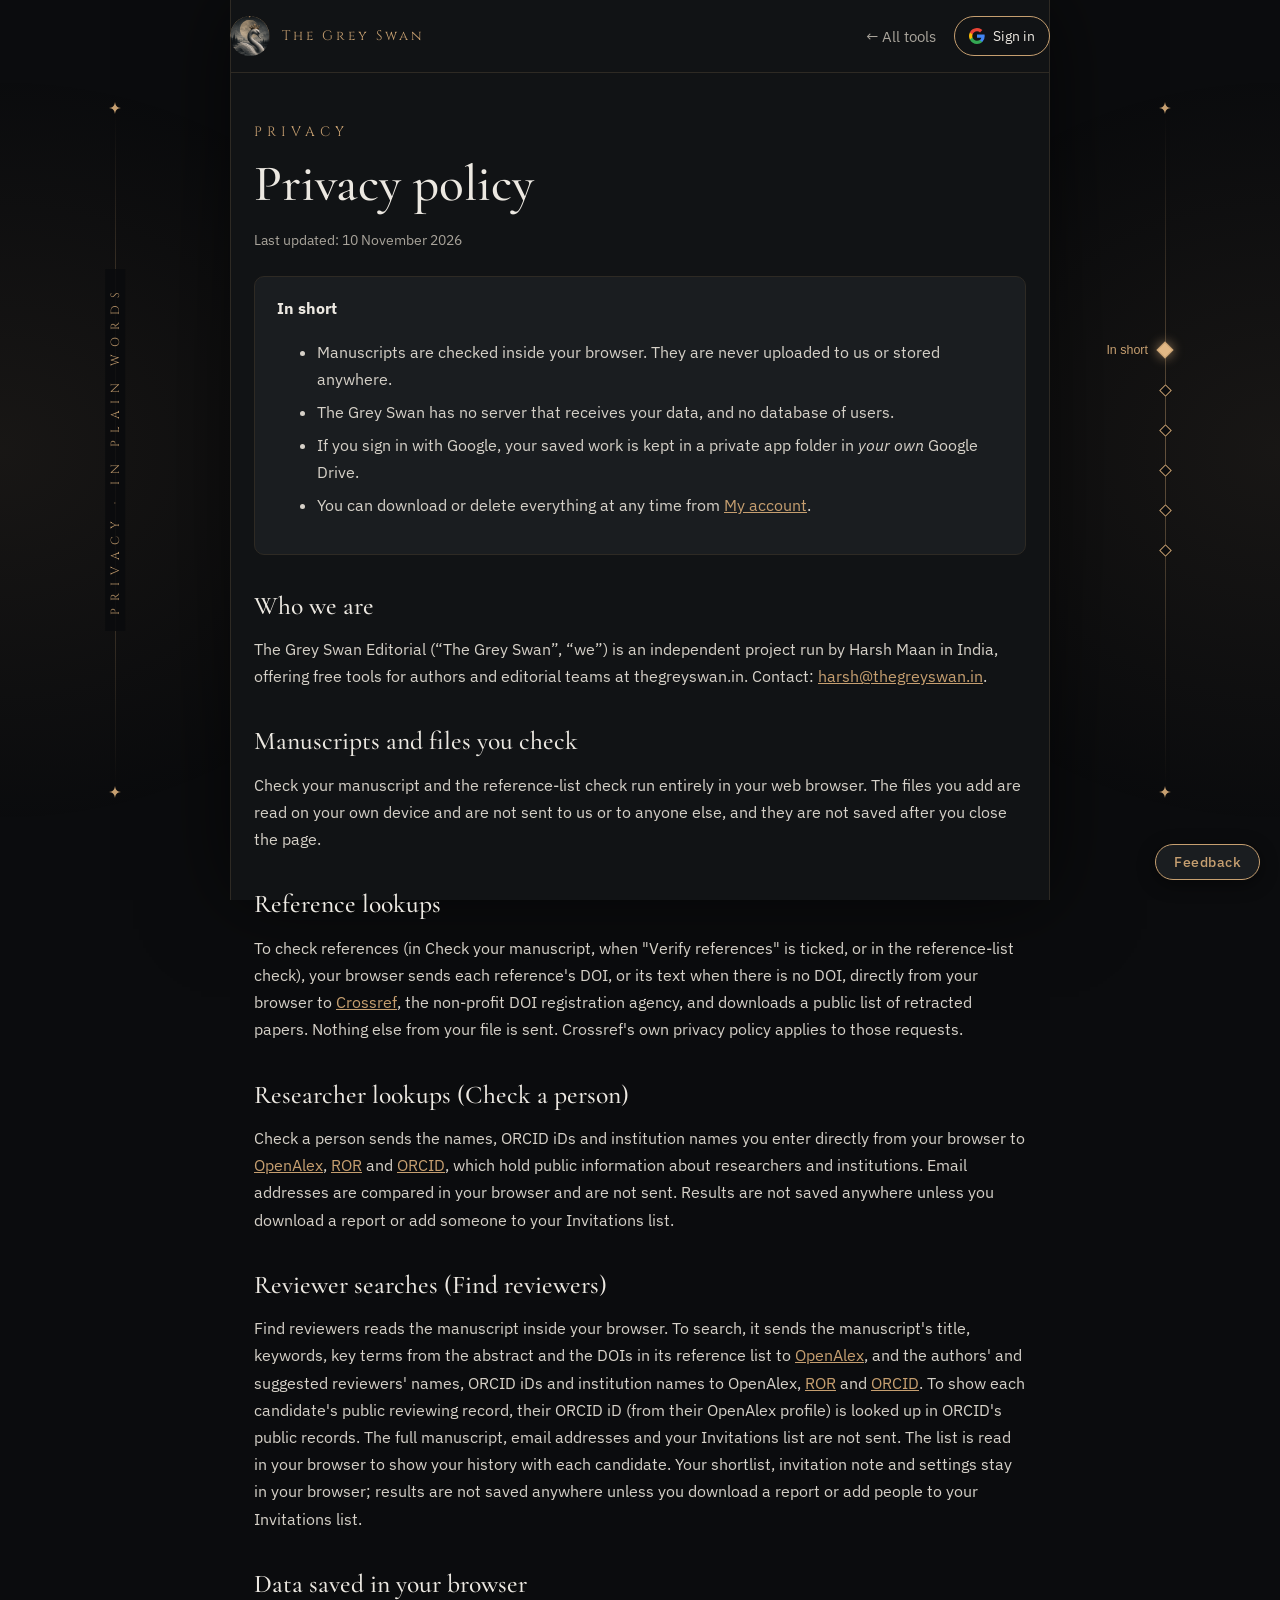
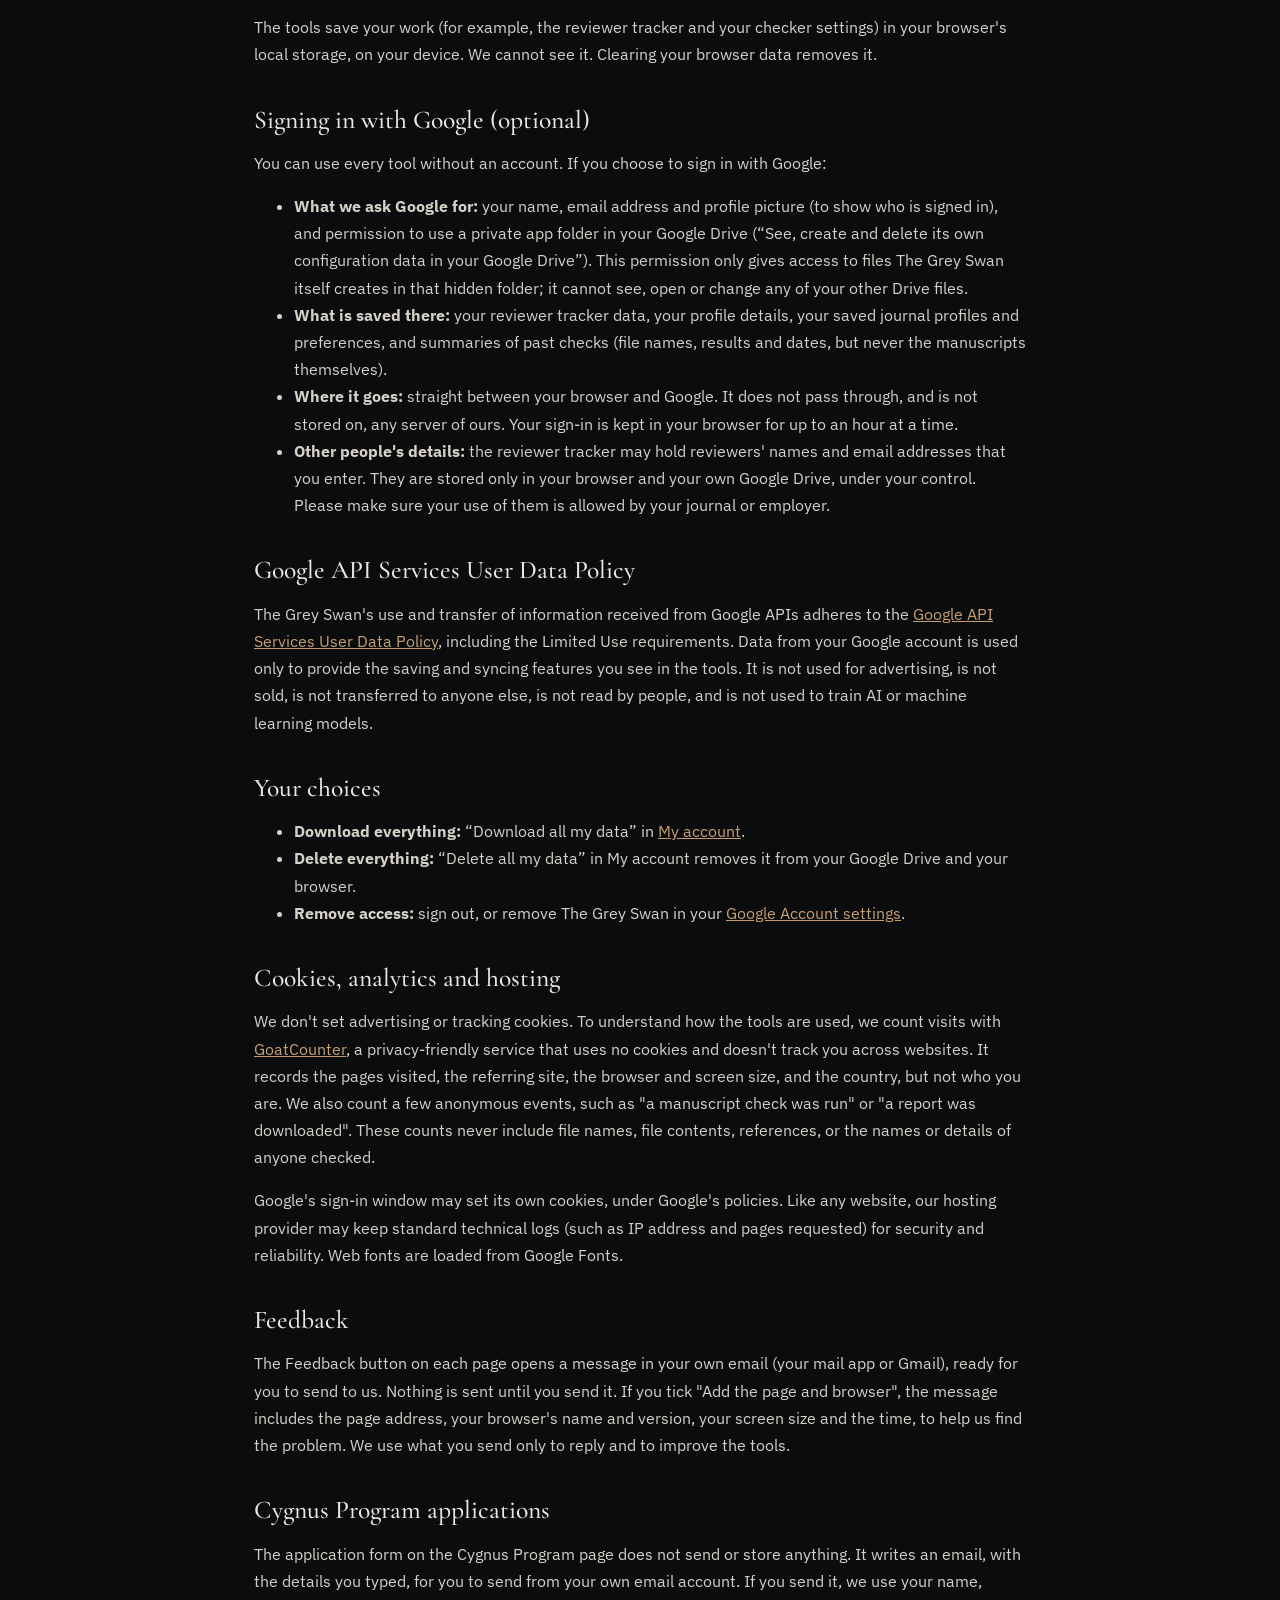
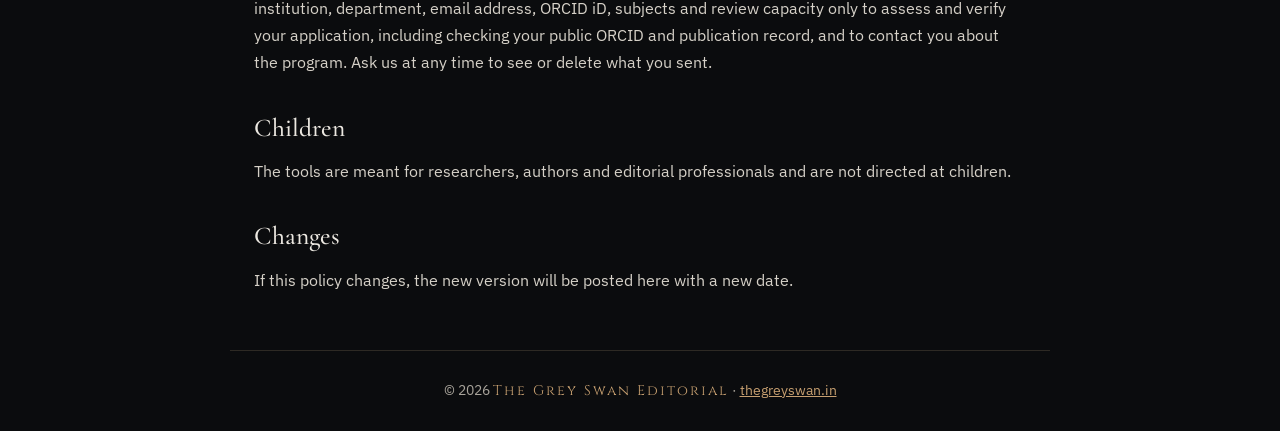
<file: site/privacy/index.html>
<!doctype html>
<html lang="en">
<head>
<meta charset="utf-8">
<meta name="viewport" content="width=device-width, initial-scale=1">
<title>Privacy policy | The Grey Swan Editorial</title>
<meta name="description" content="How The Grey Swan's free publishing tools handle your manuscripts and data: checked in your browser, never uploaded, and saved only in your own Google Drive if you sign in.">
<link rel="canonical" href="https://thegreyswan.in/privacy/">
<link rel="icon" type="image/png" href="../assets/favicon.png">
<meta name="theme-color" content="#111315">
<link rel="preconnect" href="https://fonts.googleapis.com">
<link rel="preconnect" href="https://fonts.gstatic.com" crossorigin>
<link href="https://fonts.googleapis.com/css2?family=Cinzel:wght@400;500&family=Cormorant+Garamond:ital,wght@0,500;0,600;1,500&family=IBM+Plex+Sans:wght@400;500&display=swap" rel="stylesheet">
<link rel="stylesheet" href="../assets/account.css">
<link rel="stylesheet" href="../assets/scroll.css">
<style>
  :root { --bg: #111315; --card: #1A1D20; --line: #2E2A24; --ink: #ECE8E1; --muted: #A9A49B; --gold: #C69F70;
          --serif: 'Cormorant Garamond', Georgia, serif; --caps: 'Cinzel', Georgia, serif; --sans: 'IBM Plex Sans', system-ui, sans-serif; }
  * { box-sizing: border-box; }
  body { margin: 0; background: var(--bg); color: var(--ink); font: 16px/1.7 var(--sans); -webkit-font-smoothing: antialiased; }
  a { color: var(--gold); }
  .wrap { max-width: 820px; margin: 0 auto; padding: 0 24px; }
  header { border-bottom: 1px solid var(--line); }
  header .wrap { max-width: 1120px; }
  .nav { display: flex; align-items: center; justify-content: space-between; gap: 16px; padding: 16px 0; }
  .brand { display: flex; align-items: center; gap: 12px; text-decoration: none; }
  .brand img { width: 40px; height: 40px; border-radius: 50%; }
  .brand span { font-family: var(--caps); letter-spacing: 3px; font-size: 0.85rem; color: var(--gold); }
  .nav-right { display: flex; align-items: center; gap: 18px; }
  .nav-right > a { color: var(--muted); text-decoration: none; font-size: 0.92rem; }
  .eyebrow { font-family: var(--caps); color: var(--gold); letter-spacing: 5px; font-size: 0.85rem; text-transform: uppercase; margin-top: 48px; }
  h1, h2 { font-family: var(--serif); font-weight: 500; line-height: 1.15; }
  h1 { font-size: clamp(2.3rem, 5vw, 3.2rem); margin: 10px 0 6px; }
  h2 { font-size: 1.6rem; margin: 36px 0 8px; color: var(--ink); }
  p, li { color: #D6D1C8; }
  .updated { color: var(--muted); font-size: 0.9rem; }
  .summary { background: var(--card); border: 1px solid var(--line); border-radius: 10px; padding: 18px 22px; margin: 24px 0; }
  .summary li { margin-bottom: 6px; }
  footer { border-top: 1px solid var(--line); padding: 28px 0; margin-top: 56px; color: var(--muted); font-size: 0.88rem; text-align: center; }
  footer .name { font-family: var(--caps); color: var(--gold); letter-spacing: 2px; }
  @media (max-width: 600px) { .nav-right > a { display: none; } }
</style>
</head>
<body>
<header>
  <div class="wrap nav">
    <a class="brand" href="../" aria-label="The Grey Swan Editorial, home">
      <img src="../assets/grey_swan_icon.png" alt="" width="40" height="40"><span>The Grey Swan</span>
    </a>
    <div class="nav-right"><a href="../">← All tools</a><div id="gs-account"></div></div>
  </div>
</header>

<main class="wrap">
  <div class="eyebrow">Privacy</div>
  <h1>Privacy policy</h1>
  <p class="updated">Last updated: 10 November 2026</p>

  <div class="summary">
    <b>In short</b>
    <ul>
      <li>Manuscripts are checked inside your browser. They are never uploaded to us or stored anywhere.</li>
      <li>The Grey Swan has no server that receives your data, and no database of users.</li>
      <li>If you sign in with Google, your saved work is kept in a private app folder in <em>your own</em> Google Drive.</li>
      <li>You can download or delete everything at any time from <a href="../account/">My account</a>.</li>
    </ul>
  </div>

  <h2>Who we are</h2>
  <p>The Grey Swan Editorial (“The Grey Swan”, “we”) is an independent project run by Harsh Maan in India, offering free
    tools for authors and editorial teams at thegreyswan.in. Contact: <a href="mailto:harsh@thegreyswan.in">harsh@thegreyswan.in</a>.</p>

  <h2>Manuscripts and files you check</h2>
  <p>Check your manuscript and the reference-list check run entirely in your web browser. The files
    you add are read on your own device and are not sent to us or to anyone else, and they are not saved after you close
    the page.</p>

  <h2>Reference lookups</h2>
  <p>To check references (in Check your manuscript, when "Verify references" is ticked, or in the reference-list check), your browser sends each reference's DOI, or its text when there is no DOI,
    directly from your browser to <a href="https://www.crossref.org/" target="_blank" rel="noopener">Crossref</a>, the
    non-profit DOI registration agency, and downloads a public list of retracted papers. Nothing else from your file is
    sent. Crossref's own privacy policy applies to those requests.</p>

  <h2>Researcher lookups (Check a person)</h2>
  <p>Check a person sends the names, ORCID iDs and institution names you enter directly from your browser to
    <a href="https://openalex.org" target="_blank" rel="noopener">OpenAlex</a>,
    <a href="https://ror.org" target="_blank" rel="noopener">ROR</a> and
    <a href="https://orcid.org" target="_blank" rel="noopener">ORCID</a>, which hold public information about
    researchers and institutions. Email addresses are compared in your browser and are not sent. Results are not
    saved anywhere unless you download a report or add someone to your Invitations list.</p>

  <h2>Reviewer searches (Find reviewers)</h2>
  <p>Find reviewers reads the manuscript inside your browser. To search, it sends the manuscript's title,
    keywords, key terms from the abstract and the DOIs in its reference list to
    <a href="https://openalex.org" target="_blank" rel="noopener">OpenAlex</a>, and the authors' and suggested reviewers'
    names, ORCID iDs and institution names to OpenAlex, <a href="https://ror.org" target="_blank" rel="noopener">ROR</a> and
    <a href="https://orcid.org" target="_blank" rel="noopener">ORCID</a>. To show each candidate's public reviewing record,
    their ORCID iD (from their OpenAlex profile) is looked up in ORCID's public records. The full manuscript, email
    addresses and your Invitations list are not sent. The list is read in your browser to show your history with each candidate. Your
    shortlist, invitation note and settings stay in your browser; results are not saved anywhere unless you download a
    report or add people to your Invitations list.</p>

  <h2>Data saved in your browser</h2>
  <p>The tools save your work (for example, the reviewer tracker and your checker settings) in your browser's local
    storage, on your device. We cannot see it. Clearing your browser data removes it.</p>

  <h2>Signing in with Google (optional)</h2>
  <p>You can use every tool without an account. If you choose to sign in with Google:</p>
  <ul>
    <li><b>What we ask Google for:</b> your name, email address and profile picture (to show who is signed in), and
      permission to use a private app folder in your Google Drive (“See, create and delete its own configuration data in
      your Google Drive”). This permission only gives access to files The Grey Swan itself creates in that hidden folder;
      it cannot see, open or change any of your other Drive files.</li>
    <li><b>What is saved there:</b> your reviewer tracker data, your profile details, your saved journal profiles and
      preferences, and summaries of past checks (file names, results and dates, but never the manuscripts themselves).</li>
    <li><b>Where it goes:</b> straight between your browser and Google. It does not pass through, and is not stored on,
      any server of ours. Your sign-in is kept in your browser for up to an hour at a time.</li>
    <li><b>Other people's details:</b> the reviewer tracker may hold reviewers' names and email addresses that you enter.
      They are stored only in your browser and your own Google Drive, under your control. Please make sure your use of
      them is allowed by your journal or employer.</li>
  </ul>

  <h2>Google API Services User Data Policy</h2>
  <p>The Grey Swan's use and transfer of information received from Google APIs adheres to the
    <a href="https://developers.google.com/terms/api-services-user-data-policy" target="_blank" rel="noopener">Google API
    Services User Data Policy</a>, including the Limited Use requirements. Data from your Google account is used only to
    provide the saving and syncing features you see in the tools. It is not used for advertising, is not sold, is not
    transferred to anyone else, is not read by people, and is not used to train AI or machine learning models.</p>

  <h2>Your choices</h2>
  <ul>
    <li><b>Download everything:</b> “Download all my data” in <a href="../account/">My account</a>.</li>
    <li><b>Delete everything:</b> “Delete all my data” in My account removes it from your Google Drive and your browser.</li>
    <li><b>Remove access:</b> sign out, or remove The Grey Swan in your
      <a href="https://myaccount.google.com/connections" target="_blank" rel="noopener">Google Account settings</a>.</li>
  </ul>

  <h2>Cookies, analytics and hosting</h2>
  <p>We don't set advertising or tracking cookies. To understand how the tools are used, we count visits with
    <a href="https://www.goatcounter.com" target="_blank" rel="noopener">GoatCounter</a>, a privacy-friendly service that
    uses no cookies and doesn't track you across websites. It records the pages visited, the referring site, the browser
    and screen size, and the country, but not who you are. We also count a few anonymous events, such as "a manuscript
    check was run" or "a report was downloaded". These counts never include file names, file contents, references,
    or the names or details of anyone checked.</p>
  <p>Google's sign-in window may set its own cookies, under Google's policies. Like any website, our hosting provider
    may keep standard technical logs (such as IP address and pages requested) for security and reliability. Web fonts are
    loaded from Google Fonts.</p>

  <h2>Feedback</h2>
  <p>The Feedback button on each page opens a message in your own email (your mail app or Gmail), ready for you to send
    to us. Nothing is sent until you send it. If you tick "Add the page and browser", the message includes the page
    address, your browser's name and version, your screen size and the time, to help us find the problem. We use what
    you send only to reply and to improve the tools.</p>

  <h2>Cygnus Program applications</h2>
  <p>The application form on the Cygnus Program page does not send or store anything. It writes an email, with the
    details you typed, for you to send from your own email account. If you send it, we use your name, institution,
    department, email address, ORCID iD, subjects and review capacity only to assess and verify your application,
    including checking your public ORCID and publication record, and to contact you about the program. Ask us at any time
    to see or delete what you sent.</p>

  <h2>Children</h2>
  <p>The tools are meant for researchers, authors and editorial professionals and are not directed at children.</p>

  <h2>Changes</h2>
  <p>If this policy changes, the new version will be posted here with a new date.</p>
</main>

<footer>
  <div class="wrap">© 2026 <span class="name">The Grey Swan Editorial</span> · <a href="../">thegreyswan.in</a></div>
</footer>
<script>
window.GS_SCROLL = { width: 820, title: "Privacy · In plain words", motif: "",
  nav: [{ label: "In short", target: ".summary" }, { label: "Your manuscripts", target: "main h2:nth-of-type(2)" },
        { label: "Researcher lookups", target: "main h2:nth-of-type(4)" },
        { label: "Signing in with Google", target: "main h2:nth-of-type(6)" }, { label: "Your choices", target: "main h2:nth-of-type(8)" },
        { label: "Cookies and hosting", target: "main h2:nth-of-type(9)" }],
  reveal: "main h2, main ul, main p, footer" };
</script>
<script src="../assets/scroll.js"></script>
<script src="../assets/account.js"></script>
<script src="../assets/feedback.js"></script>
</body>
</html>
</file>
<file: assets/account.css>
/* The Grey Swan: the account button, its menu and dialogs (used on every page) */
#gs-account { position: relative; flex: none; font-family: 'IBM Plex Sans', system-ui, sans-serif; font-size: 0.9rem; z-index: 50; }
#gs-account button { font: inherit; cursor: pointer; }

.gs-signin { display: inline-flex; align-items: center; gap: 8px; background: transparent; color: #ECE8E1;
             border: 1px solid #C69F70; border-radius: 999px; padding: 7px 14px; min-height: 38px; }
.gs-signin:hover { background: rgba(198, 159, 112, 0.12); }

.gs-chip { display: inline-flex; align-items: center; gap: 9px; background: #1A1D20; color: #ECE8E1;
           border: 1px solid #2E2A24; border-radius: 999px; padding: 4px 12px 4px 4px; min-height: 38px; }
.gs-chip:hover, .gs-chip[aria-expanded="true"] { border-color: #C69F70; }
.gs-chip img, .gs-initial { width: 30px; height: 30px; border-radius: 50%; object-fit: cover; flex: none; }
.gs-initial { display: grid; place-items: center; background: #C69F70; color: #15130F; font-weight: 500; }
.gs-name { max-width: 120px; overflow: hidden; text-overflow: ellipsis; white-space: nowrap; }
.gs-dot { width: 8px; height: 8px; border-radius: 50%; background: #8C8880; flex: none; }
.gs-dot.ok { background: #8FC79A; }
.gs-dot.busy { background: #E0B86A; animation: gs-pulse 1s ease-in-out infinite alternate; }
.gs-dot.warn { background: #E8907F; }
.gs-dot.paused { background: #E0B86A; }
@keyframes gs-pulse { from { opacity: 0.35; } to { opacity: 1; } }

.gs-menu { position: absolute; right: 0; top: calc(100% + 8px); width: 280px; background: #1A1D20;
           border: 1px solid #2E2A24; border-radius: 10px; padding: 8px; box-shadow: 0 14px 40px rgba(0, 0, 0, 0.55); text-align: left; }
.gs-menu[hidden] { display: none; }
.gs-menu-head { padding: 8px 10px 10px; border-bottom: 1px solid #2E2A24; }
.gs-menu-head b { display: block; color: #ECE8E1; font-weight: 500; }
.gs-menu-head span { color: #A9A49B; font-size: 0.84rem; word-break: break-all; }
.gs-menu-status { padding: 9px 10px; color: #A9A49B; font-size: 0.82rem; }
.gs-menu-status.ok { color: #8FC79A; }
.gs-menu-status.warn { color: #E8907F; }
.gs-menu-status.paused { color: #E0B86A; }
.gs-menu-status small { display: block; color: #A9A49B; margin-top: 3px; }
.gs-menu-item { display: block; width: 100%; text-align: left; background: none; border: 0; color: #ECE8E1;
                padding: 9px 10px; border-radius: 6px; text-decoration: none; font-size: 0.9rem; }
.gs-menu-item:hover { background: #202428; color: #ECE8E1; }
.gs-menu .gs-btn { width: calc(100% - 4px); margin: 2px 2px 6px; }

.gs-btn { background: transparent; color: #C69F70; border: 1px solid #C69F70; border-radius: 6px; padding: 10px 16px;
          font: 500 0.92rem 'IBM Plex Sans', system-ui, sans-serif; cursor: pointer; min-height: 42px; }
.gs-btn:hover { background: rgba(198, 159, 112, 0.1); }
.gs-btn-gold { background: #C69F70; color: #15130F; }
.gs-btn-gold:hover { background: #E2B885; }
.gs-btn-danger { color: #E8907F; border-color: #E8907F; }
.gs-btn-danger:hover { background: rgba(232, 144, 127, 0.1); }

.gs-modal { position: fixed; inset: 0; z-index: 1000; display: grid; place-items: center; padding: 20px;
            background: rgba(5, 6, 7, 0.72); font-family: 'IBM Plex Sans', system-ui, sans-serif; }
.gs-modal-box { max-width: 460px; width: 100%; background: #1A1D20; border: 1px solid #2E2A24; border-radius: 12px; padding: 24px; color: #ECE8E1; }
.gs-modal-box h3 { font: 500 1.5rem 'Cormorant Garamond', Georgia, serif; margin: 0 0 8px; }
.gs-modal-box p { color: #A9A49B; margin: 0 0 20px; line-height: 1.55; }
.gs-modal-buttons { display: flex; flex-wrap: wrap; gap: 10px; }

/* "Saved to your account" notes inside the tools */
.gs-history { margin-top: 18px; }
.gs-history h3 { font: 500 1.25rem 'Cormorant Garamond', Georgia, serif; margin: 0 0 8px; color: #ECE8E1; }
.gs-history ul { list-style: none; margin: 0; padding: 0; }
.gs-history li { display: flex; justify-content: space-between; gap: 10px; padding: 8px 0; border-top: 1px solid #2E2A24; font-size: 0.86rem; }
.gs-history li button { background: none; border: 0; color: #C69F70; cursor: pointer; padding: 0; font: inherit; text-align: left; }
.gs-history .when { color: #A9A49B; white-space: nowrap; }

@media (max-width: 520px) {
  .gs-name { display: none; }
  .gs-chip { padding-right: 8px; }
  .gs-menu { width: min(280px, calc(100vw - 32px)); }
}
</file>
<file: assets/scroll.css>
/* The Grey Swan: still side rails with the page scrolling between them (every page except the homepage,
   which has its own). Each page sets its look in a small GS_SCROLL block; see assets/scroll.js. */

/* The darker surround and the centre "sheet" the page sits on */
html.gs-rails { background: #0B0C0E; }
html.gs-rails body { background: transparent; }
.gs-sheet { position: fixed; top: 0; bottom: 0; left: 50%; width: var(--gs-width, 1180px); transform: translateX(-50%);
            background: #111315; border-left: 1px solid #2E2A24; border-right: 1px solid #2E2A24;
            box-shadow: 0 0 80px rgba(0, 0, 0, 0.6); z-index: -1; pointer-events: none; display: none; }
.gs-glow { position: fixed; inset: 0; z-index: -2; pointer-events: none; display: none;
           background: radial-gradient(ellipse 50% 60% at 0% 50%, rgba(198, 159, 112, 0.07), transparent 70%),
                       radial-gradient(ellipse 50% 60% at 100% 50%, rgba(198, 159, 112, 0.07), transparent 70%); }
html.gs-rails .gs-sheet, html.gs-rails .gs-glow { display: block; }
/* Full-width header and footer lines stop at the sheet's edges */
html.gs-rails body > header, html.gs-rails body > footer { max-width: var(--gs-width, 1180px); margin-left: auto; margin-right: auto; }

.gs-rail { position: fixed; top: 0; bottom: 0; width: calc((100vw - var(--gs-width, 1180px)) / 2); z-index: 5;
           display: none; align-items: center; justify-content: center; pointer-events: none;
           font-family: 'IBM Plex Sans', system-ui, sans-serif; }
html.gs-rails .gs-rail { display: flex; }
.gs-rail-left { left: 0; }
.gs-rail-right { right: 0; }
.gs-line { position: absolute; top: 12vh; bottom: 12vh; left: 50%; width: 1px;
           background: linear-gradient(to bottom, transparent, rgba(198, 159, 112, 0.45), transparent); }
.gs-progress { position: absolute; left: 50%; top: 12vh; width: 1px; height: 0; background: #E2B885; }
.gs-mark { position: absolute; width: 12px; height: 12px; left: calc(50% - 6px); fill: #C69F70; }
.gs-mark.top { top: calc(12vh - 6px); } .gs-mark.bottom { bottom: calc(12vh - 6px); }

/* Left rail: the drifting motif behind the vertical title */
.gs-motif { position: absolute; top: 12vh; bottom: 12vh; left: 0; right: 0; overflow: hidden;
            -webkit-mask-image: linear-gradient(to bottom, transparent, #000 18%, #000 82%, transparent);
            mask-image: linear-gradient(to bottom, transparent, #000 18%, #000 82%, transparent); }
.gs-motif-track { position: absolute; left: 0; right: 0; top: 0; will-change: transform; }
.gs-motif-item { position: absolute; left: 0; right: 0; text-align: center; color: rgba(198, 159, 112, 0.42);
                 font-size: 0.7rem; letter-spacing: 1px; white-space: nowrap; transition: color .4s; }
.gs-motif-item.near { color: #E2B885; }
.gs-title { position: relative; writing-mode: vertical-rl; transform: rotate(180deg);
            font-family: 'Cinzel', Georgia, serif; color: #C69F70; letter-spacing: 7px; font-size: 0.74rem;
            text-transform: uppercase; background: #0B0C0E; padding: 16px 0; opacity: 0.9; }

/* Motif styles per tool */
.gs-motif.lines .gs-motif-item { text-align: right; padding-right: calc(50% + 12px); font-variant-numeric: tabular-nums; }
.gs-motif.lines::after { content: ""; position: absolute; top: 0; bottom: 0; left: calc(50% + 6px); width: 1px;
                         background: rgba(232, 144, 127, 0.28); }       /* the red margin rule of a manuscript */
.gs-motif.cites .gs-motif-item { font-family: 'Cormorant Garamond', Georgia, serif; font-size: 0.95rem; }
.gs-motif.cites .gs-motif-item:nth-child(odd) { text-align: right; padding-right: calc(50% + 16px); }
.gs-motif.cites .gs-motif-item:nth-child(even) { text-align: left; padding-left: calc(50% + 16px); }
.gs-motif.ids .gs-motif-item { font-variant-numeric: tabular-nums; font-size: 0.62rem; letter-spacing: 0.5px; }
.gs-motif.ids .gs-motif-item:nth-child(odd) { text-align: right; padding-right: calc(50% + 14px); }
.gs-motif.ids .gs-motif-item:nth-child(even) { text-align: left; padding-left: calc(50% + 14px); }
.gs-motif.dates .gs-motif-item { text-align: left; padding-left: calc(50% + 12px); font-size: 0.66rem; text-transform: uppercase; }
.gs-motif.dates .gs-motif-item::before { content: ""; position: absolute; left: calc(50% - 3px); top: 50%; width: 5px; height: 5px;
                                         margin-top: -2.5px; border-radius: 50%; background: rgba(198, 159, 112, 0.6); }
.gs-motif.dates .gs-motif-item.today { color: #E2B885; }
.gs-motif.dates .gs-motif-item.today::before { background: #E2B885; box-shadow: 0 0 10px rgba(226, 184, 133, 0.8); }

.gs-motif.stars .gs-motif-item { font-size: 0.8rem; line-height: 1; }
.gs-motif.stars .gs-motif-item.s0 { text-align: left; padding-left: 18%; }
.gs-motif.stars .gs-motif-item.s1 { text-align: left; padding-left: 38%; font-size: 1rem; }
.gs-motif.stars .gs-motif-item.s2 { text-align: right; padding-right: 22%; }
.gs-motif.stars .gs-motif-item.s3 { text-align: right; padding-right: 40%; font-size: 0.65rem; }
.gs-motif.stars .gs-motif-item.s4 { text-align: center; color: rgba(226, 184, 133, 0.6); }

/* Right rail: section diamonds */
.gs-nav { position: relative; list-style: none; margin: 0; padding: 0; display: flex; flex-direction: column; gap: 22px; pointer-events: auto; }
.gs-nav button { display: flex; align-items: center; justify-content: center; position: relative; width: 18px; height: 18px;
                 background: none; border: 0; padding: 0; cursor: pointer; }
.gs-nav button::before { content: ""; width: 7px; height: 7px; transform: rotate(45deg); border: 1px solid #C69F70;
                         background: #0B0C0E; transition: all .3s; }
.gs-nav button.active::before { background: #E2B885; box-shadow: 0 0 12px rgba(226, 184, 133, 0.7); width: 10px; height: 10px; }
.gs-nav span { position: absolute; right: 26px; white-space: nowrap; font-size: 0.78rem; color: #A9A49B;
               opacity: 0; transform: translateX(6px); transition: all .25s; pointer-events: none; }
.gs-nav button:hover span, .gs-nav button:focus-visible span, .gs-nav button.active span { opacity: 1; transform: none; }
.gs-nav button.active span { color: #C69F70; }

/* Right rail: the live readout at the bottom (verdicts, references checked, reviewer counts) */
.gs-readout { position: absolute; bottom: calc(12vh + 22px); left: 0; right: 0; display: flex; flex-direction: column;
              align-items: center; gap: 6px; text-align: center; pointer-events: none; }
.gs-readout[hidden] { display: none; }
.gs-readout b { font: 500 1.7rem/1 'Cormorant Garamond', Georgia, serif; color: #C69F70; display: block; }
.gs-readout small { color: #A9A49B; font-size: 0.66rem; letter-spacing: 1px; text-transform: uppercase; line-height: 1.3; display: block; max-width: 80px; }
.gs-pips { display: flex; flex-direction: column; gap: 3px; align-items: center; }
.gs-pip { width: 6px; height: 6px; border-radius: 50%; }
.gs-pip.must { background: #E8907F; } .gs-pip.should { background: #E0B86A; } .gs-pip.advisory { background: #8FB3D9; }
.gs-pip.ok { background: #8FC79A; } .gs-pip.info { background: #8C8880; }
.gs-meter { width: 3px; height: 90px; background: #2E2A24; border-radius: 2px; position: relative; overflow: hidden; }
.gs-meter i { position: absolute; left: 0; right: 0; bottom: 0; background: #E2B885; transition: height .4s ease; }

/* Fade-up as things scroll into view */
.gs-js .gs-reveal { opacity: 0; transform: translateY(24px); transition: opacity .7s ease, transform .7s ease; }
.gs-js .gs-reveal.gs-in { opacity: 1; transform: none; }

@media (prefers-reduced-motion: reduce) {
  .gs-js .gs-reveal { opacity: 1; transform: none; transition: none; }
  .gs-motif-track { transform: none !important; }
  .gs-dot.busy { animation: none; }
}
</file>
<file: site/assets/account.css>
/* The Grey Swan: the account button, its menu and dialogs (used on every page) */
#gs-account { position: relative; flex: none; font-family: 'IBM Plex Sans', system-ui, sans-serif; font-size: 0.9rem; z-index: 50; }
#gs-account button { font: inherit; cursor: pointer; }

.gs-signin { display: inline-flex; align-items: center; gap: 8px; background: transparent; color: #ECE8E1;
             border: 1px solid #C69F70; border-radius: 999px; padding: 7px 14px; min-height: 38px; }
.gs-signin:hover { background: rgba(198, 159, 112, 0.12); }

.gs-chip { display: inline-flex; align-items: center; gap: 9px; background: #1A1D20; color: #ECE8E1;
           border: 1px solid #2E2A24; border-radius: 999px; padding: 4px 12px 4px 4px; min-height: 38px; }
.gs-chip:hover, .gs-chip[aria-expanded="true"] { border-color: #C69F70; }
.gs-chip img, .gs-initial { width: 30px; height: 30px; border-radius: 50%; object-fit: cover; flex: none; }
.gs-initial { display: grid; place-items: center; background: #C69F70; color: #15130F; font-weight: 500; }
.gs-name { max-width: 120px; overflow: hidden; text-overflow: ellipsis; white-space: nowrap; }
.gs-dot { width: 8px; height: 8px; border-radius: 50%; background: #8C8880; flex: none; }
.gs-dot.ok { background: #8FC79A; }
.gs-dot.busy { background: #E0B86A; animation: gs-pulse 1s ease-in-out infinite alternate; }
.gs-dot.warn { background: #E8907F; }
.gs-dot.paused { background: #E0B86A; }
@keyframes gs-pulse { from { opacity: 0.35; } to { opacity: 1; } }

.gs-menu { position: absolute; right: 0; top: calc(100% + 8px); width: 280px; background: #1A1D20;
           border: 1px solid #2E2A24; border-radius: 10px; padding: 8px; box-shadow: 0 14px 40px rgba(0, 0, 0, 0.55); text-align: left; }
.gs-menu[hidden] { display: none; }
.gs-menu-head { padding: 8px 10px 10px; border-bottom: 1px solid #2E2A24; }
.gs-menu-head b { display: block; color: #ECE8E1; font-weight: 500; }
.gs-menu-head span { color: #A9A49B; font-size: 0.84rem; word-break: break-all; }
.gs-menu-status { padding: 9px 10px; color: #A9A49B; font-size: 0.82rem; }
.gs-menu-status.ok { color: #8FC79A; }
.gs-menu-status.warn { color: #E8907F; }
.gs-menu-status.paused { color: #E0B86A; }
.gs-menu-status small { display: block; color: #A9A49B; margin-top: 3px; }
.gs-menu-item { display: block; width: 100%; text-align: left; background: none; border: 0; color: #ECE8E1;
                padding: 9px 10px; border-radius: 6px; text-decoration: none; font-size: 0.9rem; }
.gs-menu-item:hover { background: #202428; color: #ECE8E1; }
.gs-menu .gs-btn { width: calc(100% - 4px); margin: 2px 2px 6px; }

.gs-btn { background: transparent; color: #C69F70; border: 1px solid #C69F70; border-radius: 6px; padding: 10px 16px;
          font: 500 0.92rem 'IBM Plex Sans', system-ui, sans-serif; cursor: pointer; min-height: 42px; }
.gs-btn:hover { background: rgba(198, 159, 112, 0.1); }
.gs-btn-gold { background: #C69F70; color: #15130F; }
.gs-btn-gold:hover { background: #E2B885; }
.gs-btn-danger { color: #E8907F; border-color: #E8907F; }
.gs-btn-danger:hover { background: rgba(232, 144, 127, 0.1); }

.gs-modal { position: fixed; inset: 0; z-index: 1000; display: grid; place-items: center; padding: 20px;
            background: rgba(5, 6, 7, 0.72); font-family: 'IBM Plex Sans', system-ui, sans-serif; }
.gs-modal-box { max-width: 460px; width: 100%; background: #1A1D20; border: 1px solid #2E2A24; border-radius: 12px; padding: 24px; color: #ECE8E1; }
.gs-modal-box h3 { font: 500 1.5rem 'Cormorant Garamond', Georgia, serif; margin: 0 0 8px; }
.gs-modal-box p { color: #A9A49B; margin: 0 0 20px; line-height: 1.55; }
.gs-modal-buttons { display: flex; flex-wrap: wrap; gap: 10px; }

/* "Saved to your account" notes inside the tools */
.gs-history { margin-top: 18px; }
.gs-history h3 { font: 500 1.25rem 'Cormorant Garamond', Georgia, serif; margin: 0 0 8px; color: #ECE8E1; }
.gs-history ul { list-style: none; margin: 0; padding: 0; }
.gs-history li { display: flex; justify-content: space-between; gap: 10px; padding: 8px 0; border-top: 1px solid #2E2A24; font-size: 0.86rem; }
.gs-history li button { background: none; border: 0; color: #C69F70; cursor: pointer; padding: 0; font: inherit; text-align: left; }
.gs-history .when { color: #A9A49B; white-space: nowrap; }

@media (max-width: 520px) {
  .gs-name { display: none; }
  .gs-chip { padding-right: 8px; }
  .gs-menu { width: min(280px, calc(100vw - 32px)); }
}
</file>
<file: studio/style.css>
/* The Grey Swan Editorial: near-black, warm ivory text, antique gold accent (from the logo) */
:root {
  --bg: #111315;
  --card: #1A1D20;
  --raised: #202428;
  --line: #2E2A24;
  --ink: #ECE8E1;
  --muted: #A9A49B;
  --gold: #C69F70;
  --must: #E8907F;
  --should: #E0B86A;
  --advisory: #8FB3D9;
  --ok: #8FC79A;
  --serif: 'Cormorant Garamond', Georgia, serif;
  --caps: 'Cinzel', 'Trajan Pro', Georgia, serif;
  --sans: 'IBM Plex Sans', system-ui, sans-serif;
}

* { box-sizing: border-box; }
[hidden] { display: none !important; }
html { background: var(--bg); }
body { margin: 0; color: var(--ink); font: 15px/1.6 var(--sans); }
a { color: var(--gold); }
.page { max-width: 1180px; margin: 0 auto; padding: 48px 24px 24px; }
.muted { color: var(--muted); }
.small { font-size: 0.84rem; }

/* Header */
.masthead { display: flex; align-items: center; gap: 28px; }
.masthead-account { margin-left: auto; align-self: flex-start; }
.emblem { height: 150px; width: auto; flex: none; }
.eyebrow { font-family: var(--caps); color: var(--gold); font-size: 0.95rem; letter-spacing: 5px; text-transform: uppercase; }
.eyebrow a { color: var(--gold); text-decoration: none; }
.eyebrow span { color: var(--muted); letter-spacing: 4px; }
.title { font-family: var(--serif); font-weight: 500; font-size: clamp(2.2rem, 5vw, 3.6rem); line-height: 1.04; margin: 8px 0 0; }
.title em { color: var(--gold); }
.tools { margin-top: 8px; font-size: 0.86rem; color: var(--muted); }
.tools a { color: var(--gold); }
.tools span { color: var(--ink); }

.ornament { display: flex; align-items: center; gap: 14px; margin: 22px 0 20px; max-width: 760px; }
.ornament::before, .ornament::after { content: ""; flex: 1; height: 1px; background: var(--gold); opacity: 0.55; }
.ornament svg { width: 14px; height: 14px; flex: none; fill: var(--gold); }

.lead { color: var(--muted); font-size: 1.02rem; line-height: 1.65; max-width: 760px; margin: 0 0 22px; }
.card { background: var(--card); border: 1px solid var(--line); border-radius: 10px; padding: 16px 20px;
        margin: 0 0 30px; color: var(--muted); font-size: 0.93rem; max-width: 900px; }
.card b { color: var(--ink); font-weight: 500; }

/* Two columns: settings and work area */
.layout { display: grid; grid-template-columns: 320px 1fr; gap: 28px; align-items: start; }
.layout > * { min-width: 0; }
.panel { background: var(--card); border: 1px solid var(--line); border-radius: 10px; padding: 20px;
         position: sticky; top: 16px; max-height: calc(100vh - 32px); overflow-y: auto; }
.panel h2, .work h2 { font-family: var(--serif); font-weight: 600; font-size: 1.5rem; margin: 0 0 10px; }
.panel h3 { font-family: var(--caps); font-weight: 400; color: var(--gold); font-size: 0.78rem;
            letter-spacing: 3px; text-transform: uppercase; margin: 22px 0 10px; }

select, input[type=number], textarea {
  width: 100%; background: var(--bg); color: var(--ink); border: 1px solid var(--line); border-radius: 6px;
  padding: 7px 10px; font: inherit; }
select:focus, input:focus, textarea:focus, button:focus-visible, .dropzone:focus-within {
  outline: 2px solid var(--gold); outline-offset: 1px; }
textarea { resize: vertical; }
.field { display: block; margin: 0 0 12px; font-size: 0.9rem; }
.field input, .field textarea { margin-top: 4px; }
.check { display: flex; gap: 8px; align-items: flex-start; font-size: 0.9rem; margin: 4px 0 8px; }
.check input { margin-top: 5px; accent-color: var(--gold); }

.text-button { background: none; border: 0; padding: 0; color: var(--gold); font: inherit; font-size: 0.86rem;
               cursor: pointer; text-decoration: underline; text-underline-offset: 3px; display: inline-block; }
.button { background: var(--gold); color: #111315; border: 0; border-radius: 6px; padding: 9px 14px;
          font: 500 0.9rem var(--sans); cursor: pointer; }
.button:hover { filter: brightness(1.08); }
.button.ghost { background: none; color: var(--gold); border: 1px solid var(--gold); }
.note { color: var(--gold); margin: 8px 0 0; }
.panel-actions { display: flex; flex-direction: column; align-items: flex-start; gap: 10px; margin-top: 16px; }

details#rules-box { margin-top: 20px; border-top: 1px solid var(--line); padding-top: 12px; }
details#rules-box summary { cursor: pointer; font-family: var(--caps); color: var(--gold); font-size: 0.78rem;
                             letter-spacing: 3px; text-transform: uppercase; }
.rule-area { font-weight: 500; margin: 16px 0 6px; font-size: 0.9rem; }
.rule { display: grid; grid-template-columns: 1fr 108px; gap: 8px; align-items: center; padding: 4px 0;
        border-bottom: 1px solid var(--line); font-size: 0.86rem; }
.rule select { padding: 3px 6px; font-size: 0.82rem; }
.rule .what { display: block; color: var(--muted); font-size: 0.76rem; line-height: 1.35; }
.rule-group.inactive .rule { opacity: 0.45; }
.rule-area .what { font-weight: 400; }
.rule.changed .name::after { content: " •"; color: var(--gold); }
.sev-must { color: var(--must); } .sev-should { color: var(--should); } .sev-advisory { color: var(--advisory); }
.sev-off { color: var(--muted); }

/* Work area */
.status { display: flex; align-items: center; gap: 10px; color: var(--muted); font-size: 0.9rem; margin: 0 0 14px; }
.status.error { color: var(--must); }
.status.done .spinner { display: none; }
.spinner { width: 14px; height: 14px; border: 2px solid var(--line); border-top-color: var(--gold);
           border-radius: 50%; animation: spin 0.9s linear infinite; flex: none; }
@keyframes spin { to { transform: rotate(360deg); } }

.dropzone { display: flex; flex-direction: column; align-items: center; justify-content: center; gap: 4px;
            min-height: 150px; border: 1.5px dashed var(--gold); border-radius: 10px; background: var(--card);
            cursor: pointer; text-align: center; padding: 20px; transition: background 0.15s; }
.dropzone strong { font-family: var(--serif); font-size: 1.35rem; font-weight: 600; }
.dropzone span { color: var(--muted); font-size: 0.9rem; }
.dropzone.over { background: var(--raised); }

.results-head { display: flex; flex-wrap: wrap; align-items: center; justify-content: space-between; gap: 12px;
                margin: 26px 0 6px; }
.results-head h2 { margin: 0; }
.filters { display: flex; flex-wrap: wrap; gap: 8px; margin: 6px 0 14px; }
.chip { border: 1px solid var(--line); background: var(--card); color: var(--muted); border-radius: 99px;
        padding: 3px 12px; font: 0.82rem var(--sans); cursor: pointer; }
.chip[aria-pressed=true] { border-color: currentColor; }
.chip.sev-must[aria-pressed=true] { color: var(--must); }
.chip.sev-should[aria-pressed=true] { color: var(--should); }
.chip.sev-advisory[aria-pressed=true] { color: var(--advisory); }

.downloads { display: flex; gap: 8px; flex-wrap: wrap; }
.toolbar { display: flex; flex-wrap: wrap; align-items: center; gap: 10px 18px; margin: 6px 0 14px; }
.toolbar .filters { margin: 0; }
.view-toggle { display: inline-flex; border: 1px solid var(--line); border-radius: 99px; overflow: hidden; }
.view-toggle button { background: var(--card); color: var(--muted); border: 0; padding: 4px 14px; font: 0.82rem var(--sans);
                      cursor: pointer; }
.view-toggle button[aria-pressed=true] { background: var(--gold); color: #111315; }
.tag { font-size: 0.75rem; color: var(--gold); border: 1px solid var(--line); border-radius: 99px; padding: 1px 9px; }
.section-small { display: block; color: var(--muted); font-size: 0.74rem; }
td.fix { color: var(--ink); }
td.fix .source { display: block; color: var(--muted); font-size: 0.74rem; margin-top: 2px; }
td.act { width: 30px; text-align: right; }
.dismiss { background: none; border: 1px solid transparent; color: var(--muted); border-radius: 6px; cursor: pointer;
           font-size: 1rem; line-height: 1; padding: 2px 6px; }
.dismiss:hover { border-color: var(--line); color: var(--ink); }
tr.gone td { opacity: 0.45; }
tr.gone td.act { opacity: 1; }

.manuscript { background: var(--card); border: 1px solid var(--line); border-radius: 10px; margin: 0 0 12px; }
.manuscript > summary { cursor: pointer; padding: 12px 16px; display: flex; flex-wrap: wrap; gap: 6px 14px;
                        align-items: baseline; list-style: none; }
.manuscript > summary::-webkit-details-marker { display: none; }
.manuscript > summary::before { content: "▸"; color: var(--gold); }
.manuscript[open] > summary::before { content: "▾"; }
.manuscript .fname { font-weight: 500; word-break: break-all; }
.verdict { font-size: 0.85rem; font-weight: 500; }
.verdict.ready { color: var(--ok); } .verdict.revise { color: var(--must); } .verdict.error { color: var(--must); }
.tally { color: var(--muted); font-size: 0.84rem; }

.table-wrap { overflow-x: auto; padding: 0 16px 14px; }
table { width: 100%; border-collapse: collapse; font-size: 0.88rem; }
th { text-align: left; font-weight: 500; color: var(--muted); border-bottom: 1px solid var(--gold); padding: 6px 8px; }
td { border-bottom: 1px solid var(--line); padding: 7px 8px; vertical-align: top; }
td.sev { font-weight: 600; white-space: nowrap; }
td.section { color: var(--muted); white-space: nowrap; }
.empty { padding: 4px 16px 14px; color: var(--ok); }

.foot { color: var(--muted); font-size: 0.82rem; text-align: center; padding: 30px 0 6px; }
.foot .ornament { margin: 10px auto 12px; }
.foot .brand { font-family: var(--caps); color: var(--gold); letter-spacing: 2px; }

@media (max-width: 860px) {
  .layout { grid-template-columns: 1fr; }
  .panel { position: static; max-height: none; }
}
@media (max-width: 600px) {
  .page { padding-top: 28px; }
  .masthead { flex-direction: column; align-items: flex-start; gap: 12px; }
  .emblem { height: 110px; }
  .eyebrow { letter-spacing: 3px; font-size: 0.8rem; }
  .results-head .button { width: 100%; }
  /* each issue becomes a small card instead of a wide table row */
  table, tbody, tr, td { display: block; }
  thead { display: none; }
  tr { border-bottom: 1px solid var(--line); padding: 8px 0; }
  td { border: 0; padding: 1px 0; white-space: normal; }
  td.section { white-space: normal; font-size: 0.8rem; }
  td[data-label=Status] { display: none; }
  td.sev { display: inline-block; margin-right: 8px; }
  td[data-label=Check] { display: inline; font-weight: 500; }
  td[data-label=Details] { margin-top: 2px; color: var(--muted); }
  td.fix { margin-top: 4px; }
  td.fix::before { content: "How to fix: "; color: var(--gold); }
  td.act { position: absolute; right: 0; top: 6px; width: auto; }
  tr { position: relative; padding-right: 30px; }
  .section-small { display: inline; margin-right: 6px; }
}

/* Saving journal profiles to the signed-in account */
.keep-profile { display: flex; gap: 8px; margin-top: 8px; }
.keep-profile input { flex: 1; min-width: 0; background: var(--bg); border: 1px solid var(--line); border-radius: 6px;
                      color: var(--ink); font: inherit; padding: 7px 9px; }
.saved-note { color: var(--ok); }
</file>
<file: studio/studio.css>
/* The Grey Swan Studio: the site's dark style for the frame, a calm page to write on */
.sr-only { position: absolute; width: 1px; height: 1px; overflow: hidden; clip: rect(0 0 0 0); white-space: nowrap; }
.btn { display: inline-flex; align-items: center; justify-content: center; gap: 6px; min-height: 42px; padding: 0 18px; border-radius: 999px;
  border: 1px solid #3A352D; background: transparent; color: var(--ink); font: inherit; font-size: 0.92rem; cursor: pointer; text-decoration: none; white-space: nowrap; }
.btn:hover { border-color: var(--gold); }
.btn:focus-visible, .link-btn:focus-visible, .tool:focus-visible, .choice:focus-visible, .oi:focus-visible, .ptab:focus-visible, .note-go:focus-visible, .note-fix:focus-visible, .note-ignore:focus-visible, .paper-open:focus-visible, .input:focus-visible, .tool-select:focus-visible { outline: 2px solid #E2B885; outline-offset: 2px; }
.btn-gold { background: var(--gold); border-color: var(--gold); color: #141517; font-weight: 500; }
.btn-gold:hover { background: #E2B885; border-color: #E2B885; }
.btn:disabled { opacity: .6; cursor: progress; }
.btn-small { min-height: 34px; padding: 0 13px; font-size: 0.85rem; }
.file-btn { position: relative; overflow: hidden; }
.file-btn input { position: absolute; inset: 0; opacity: 0; cursor: pointer; }
.file-btn:focus-within { outline: 2px solid #E2B885; outline-offset: 2px; }
.link-btn { background: none; border: 0; padding: 8px 4px; color: var(--muted); font: inherit; font-size: 0.92rem; cursor: pointer; text-decoration: underline; text-underline-offset: 3px; }
.link-btn:hover { color: var(--ink); }
.input { width: 100%; background: var(--card); border: 1px solid var(--line); border-radius: 10px; padding: 12px 14px; color: var(--ink); font: inherit; font-size: 1rem; }
.input:focus { border-color: var(--gold); outline: none; }
.status { color: var(--muted); font-size: 0.88rem; }

/* header */
:root { --studio-wrap: 1680px; }
.studio-head { max-width: var(--studio-wrap); margin: 0 auto; padding: 16px 28px 0; }
.studio-head-row { display: flex; flex-wrap: wrap; align-items: center; gap: 22px; }
.studio-brand { display: flex; align-items: center; gap: 12px; margin-right: auto; color: #E2B885; text-decoration: none; font-family: var(--caps); letter-spacing: 3px; font-size: 0.95rem; }
.studio-brand img { width: 40px; height: auto; }
.studio-nav { display: flex; flex-wrap: wrap; gap: 22px; font-size: 0.92rem; }
.studio-nav a { color: var(--ink); text-decoration: none; }
.studio-nav a[aria-current] { color: #E2B885; }
.studio-tabs { margin: 10px 0 0; }
.masthead-account { margin-left: 0; }

/* home */
.studio-home, .studio-setup { max-width: 860px; margin: 0 auto; padding: 40px 28px 72px; }
.home-h1 { font-family: var(--serif); font-weight: 500; font-size: clamp(2.2rem, 5vw, 3.2rem); margin: 10px 0 8px; }
.home-lead { color: var(--muted); font-size: 1.05rem; line-height: 1.65; max-width: 680px; margin: 0; }
.home-actions { display: flex; flex-wrap: wrap; align-items: center; gap: 12px; margin: 26px 0 36px; }
.home-h2 { font-family: var(--caps); font-weight: 400; color: var(--gold); letter-spacing: 3px; font-size: 0.85rem; text-transform: uppercase; margin: 0 0 12px; }
.papers { list-style: none; margin: 0; padding: 0; display: grid; gap: 10px; }
.paper-card { display: flex; align-items: center; gap: 10px; background: var(--card); border: 1px solid var(--line); border-radius: 14px; padding: 4px 14px 4px 4px; }
.paper-card:hover { border-color: #4A4035; }
.paper-open { flex: 1; min-width: 0; display: flex; flex-direction: column; align-items: flex-start; gap: 2px; text-align: left; background: none; border: 0; color: var(--ink); font: inherit; padding: 14px 16px; cursor: pointer; border-radius: 10px; }
.paper-kind { font-size: 0.75rem; letter-spacing: 1.5px; text-transform: uppercase; color: var(--gold); }
.paper-title { font-family: var(--serif); font-size: 1.45rem; font-weight: 600; line-height: 1.2; }
.paper-when { font-size: 0.85rem; color: var(--muted); }
.home-empty p { color: var(--muted); }
.privacy-note { margin-top: 40px; font-size: 0.88rem; line-height: 1.6; color: var(--muted); border-top: 1px solid var(--line); padding-top: 18px; }

/* setup */
.setup-track { height: 3px; background: #22252A; border-radius: 3px; margin-bottom: 36px; }
.setup-track div { height: 3px; background: var(--gold); border-radius: 3px; width: 0; transition: width .5s ease; }
.setup-box { display: flex; flex-direction: column; gap: 16px; max-width: 580px; }
.setup-h1 { font-family: var(--serif); font-weight: 500; font-size: clamp(2.2rem, 5vw, 3rem); margin: 0; }
.setup-lead, .setup-help { color: var(--muted); font-size: 1.02rem; line-height: 1.65; margin: 0; }
.setup-kicker { margin: 0; font-size: 0.85rem; color: #9A948A; }
.setup-q { font-family: var(--serif); font-weight: 500; font-size: clamp(1.8rem, 4vw, 2.3rem); line-height: 1.15; margin: 0; }
.cheer { margin: 0; color: #9DBF7A; }
.field { display: flex; flex-direction: column; gap: 8px; font-size: 0.98rem; }
.choices { display: flex; flex-direction: column; gap: 10px; }
.choice { display: flex; flex-direction: column; align-items: flex-start; gap: 2px; text-align: left; background: var(--card); border: 1px solid var(--line); border-radius: 14px;
  padding: 14px 18px; color: var(--ink); font: inherit; font-size: 1.02rem; cursor: pointer; transition: border-color .15s, transform .15s; }
.choice:hover { border-color: var(--gold); transform: translateY(-1px); }
.choice.on { border-color: var(--gold); background: #1E1B17; }
.choice small { color: var(--muted); font-size: 0.86rem; }
.setup-actions { display: flex; flex-wrap: wrap; gap: 14px; align-items: center; }

/* editor frame */
.ed-bar { position: sticky; top: 0; z-index: 5; background: #131518; border-bottom: 1px solid var(--line); border-top: 1px solid var(--line); margin-top: 0;
  display: flex; flex-wrap: wrap; align-items: center; gap: 10px 16px; padding: 10px max(28px, calc((100% - var(--studio-wrap)) / 2 + 28px)); }
.ed-doc { display: flex; flex-direction: column; min-width: 0; margin-right: auto; }
.ed-doc .back { padding: 0; font-size: 0.82rem; align-self: flex-start; }
.ed-title { font-family: var(--serif); font-size: 1.35rem; font-weight: 600; line-height: 1.2; max-width: 42ch; overflow: hidden; text-overflow: ellipsis; white-space: nowrap; }
.ed-saved { font-size: 0.8rem; color: #9A948A; }
.ed-saved.bad { color: var(--must); }
.ed-tools { flex: 0 1 auto; display: flex; flex-wrap: wrap; align-items: center; gap: 2px; }
.tool { min-width: 38px; min-height: 38px; padding: 0 9px; border-radius: 8px; border: 1px solid transparent; background: transparent; color: #D6D1C8; font: inherit; font-size: 0.92rem; cursor: pointer; }
.tool:hover { background: #1C1F23; border-color: var(--line); }
.tool-word { font-size: 0.86rem; }
.tool-sep { width: 1px; height: 22px; background: var(--line); margin: 0 5px; }
.tool-select { width: auto !important; flex: none; min-height: 38px; background: transparent; color: #D6D1C8; border: 1px solid var(--line); border-radius: 8px; font: inherit; font-size: 0.86rem; padding: 0 8px; margin-right: 4px; }
.tool-select option { background: #17191C; }
.ed-out { display: flex; flex-wrap: wrap; gap: 8px; }
.ed-status { flex-basis: 100%; font-size: 0.85rem; color: var(--muted); }
.ed-status:empty { display: none; }
.ed-body { max-width: var(--studio-wrap); margin: 0 auto; padding: 24px 28px 80px; display: flex; flex-wrap: wrap; gap: 24px; align-items: flex-start; }
.ed-outline { flex: 1 1 210px; max-width: 250px; min-width: 0; position: sticky; top: 108px; }
.ed-main { flex: 999 1 560px; min-width: 0; display: flex; justify-content: center; }
.ed-panel { flex: 1 1 320px; max-width: 400px; min-width: 0; position: sticky; top: 108px; max-height: calc(100vh - 128px); overflow: auto; }
body.focus .ed-outline, body.focus .ed-panel { display: none; }
.side-h { margin: 0 0 8px 10px; font-family: var(--caps); letter-spacing: 3px; font-size: 0.72rem; color: var(--gold); text-transform: uppercase; }
.outline { list-style: none; margin: 0; padding: 0; }
.oi { display: flex; align-items: center; gap: 9px; width: 100%; text-align: left; background: none; border: 0; border-radius: 8px; color: #D6D1C8; font: inherit; font-size: 0.88rem; padding: 7px 10px; cursor: pointer; }
.oi:hover { background: #1C1F23; color: var(--ink); }
.oi.sub { padding-left: 30px; font-size: 0.82rem; color: var(--muted); }
.ol-label { flex: 1; min-width: 0; overflow: hidden; text-overflow: ellipsis; white-space: nowrap; }
.ol-meta { font-size: 0.75rem; color: #8F8A82; }
.dot { width: 9px; height: 9px; border-radius: 50%; flex: none; border: 1.5px solid #5A544C; }
.dot.s-done { background: #9DBF7A; border-color: #9DBF7A; }
.dot.s-part { background: linear-gradient(90deg, #E2B885 50%, transparent 50%); border-color: #E2B885; }
.oi.sub .dot { visibility: hidden; }
.side-foot { margin: 14px 10px 0; padding-top: 12px; border-top: 1px solid var(--line); font-size: 0.82rem; line-height: 1.6; color: #9A948A; }
.field-badge { margin: 10px; font-size: 0.78rem; color: #E2B885; border: 1px dashed var(--gold); border-radius: 7px; padding: 5px 8px; }

/* the page */
.sheet { width: 100%; max-width: 840px; overflow-wrap: anywhere; background: #17191C; border: 1px solid var(--line); border-radius: 6px; padding: 64px 72px 90px;
  font-family: 'Literata', Georgia, serif; font-size: 17px; line-height: 1.75; color: #DAD5CC; caret-color: #E2B885; outline: none; }
.sheet p { margin: 0 0 12px; }
.sheet .kicker { font-family: var(--sans); font-size: 0.72rem; letter-spacing: 2px; color: var(--gold); margin: 0 0 4px; user-select: none; }
.sheet h1 { font-family: var(--serif); font-weight: 600; font-size: 2.3rem; line-height: 1.15; color: var(--ink); margin: 0 0 12px; }
.sheet .authors { font-size: 0.92rem; color: #B5AFA5; margin: 0 0 4px; }
.sheet h2 { font-family: var(--serif); font-weight: 600; font-size: 1.65rem; color: var(--ink); margin: 34px 0 8px; }
.sheet h3 { font-family: 'Literata', Georgia, serif; font-style: italic; font-weight: 400; font-size: 1.02rem; color: var(--ink); margin: 20px 0 4px; }
.sheet ul, .sheet ol { margin: 0 0 12px; padding-left: 26px; }
.sheet p[data-hint]:empty::before, .sheet p[data-hint]:has(> br:only-child)::before { content: attr(data-hint); color: #7D776F; font-family: var(--sans); font-size: 0.9rem; pointer-events: none; }
.sheet .blank { color: #E2B885; border-bottom: 1.5px dashed #8C7150; background: rgba(226, 184, 133, .07); border-radius: 2px; padding: 0 1px; cursor: text; }
.sheet .cite { color: #E2B885; font-family: var(--sans); font-size: 0.7em; vertical-align: super; line-height: 0; padding: 0 1px; user-select: all; }
.sheet .caption { font-family: var(--sans); font-size: 0.9rem; color: #CFC9BF; margin-top: 18px; }
.sheet table { width: 100%; border-collapse: collapse; font-family: var(--sans); font-size: 0.88rem; margin: 4px 0 14px; }
.sheet th, .sheet td { border-bottom: 1px solid #34312C; padding: 6px 8px; text-align: left; min-width: 3em; vertical-align: top; }
.sheet th { color: var(--ink); font-weight: 500; border-bottom-color: #4A443B; }
.sheet .refs-h { user-select: none; }
.sheet .refs-out { font-size: 0.92rem; line-height: 1.6; color: #CFC9BF; user-select: text; }
.sheet .refs-out ol { padding-left: 26px; }
.sheet .refs-empty { font-family: var(--sans); font-size: 0.88rem; color: #7D776F; }
.flash { animation: flash 1.8s ease; border-radius: 3px; }
@keyframes flash { 0%, 40% { background: rgba(226, 184, 133, .32); } 100% { background: transparent; } }

/* panel */
.ptabs { display: flex; gap: 16px; flex-wrap: nowrap; overflow-x: auto; scrollbar-width: none; border-bottom: 1px solid var(--line); margin-bottom: 12px; }
.ptab { flex: none; white-space: nowrap; background: none; border: 0; border-bottom: 2px solid transparent; color: var(--muted); font: inherit; font-size: 0.9rem; padding: 10px 2px; cursor: pointer; }
.ptab[aria-selected="true"] { color: #E2B885; border-bottom-color: var(--gold); }
.count { font-size: 0.75rem; color: #141517; background: var(--gold); border-radius: 999px; padding: 0 6px; margin-left: 3px; }
.count:empty { display: none; }
.panel-lead, .panel-foot { font-size: 0.86rem; line-height: 1.55; color: var(--muted); margin: 0 0 10px; display: block; }
.panel-foot { margin-top: 12px; color: #8F8A82; }
.notes, .refs { list-style: none; margin: 0; padding: 0; display: flex; flex-direction: column; gap: 8px; }
.note { display: flex; align-items: stretch; background: var(--card); border: 1px solid var(--line); border-radius: 12px; overflow: hidden; }
.note:hover { border-color: #5A4A35; }
.note-go { flex: 1; display: flex; gap: 10px; text-align: left; background: none; border: 0; color: #D6D1C8; font: inherit; font-size: 0.86rem; line-height: 1.5; padding: 11px 12px; cursor: pointer; }
.note-go b { font-weight: 500; color: var(--ink); }
.note-icon { color: #E2B885; flex: none; }
.note.bad .note-icon { color: var(--must); }
.note-fix { flex: none; align-self: center; margin-right: 10px; background: transparent; border: 1px solid #5A4A35; border-radius: 999px; color: #E2B885; font: inherit; font-size: 0.8rem; padding: 4px 11px; cursor: pointer; }
.calm { color: var(--muted); font-size: 0.88rem; padding: 8px 2px; }
.good { font-size: 0.82rem; color: #9DBF7A; margin: 10px 0 0; }
.good:empty { display: none; }
.ref-form { display: flex; flex-direction: column; gap: 8px; margin-bottom: 10px; }
.ref-buttons { display: flex; gap: 10px; align-items: center; }
.ref-card { display: flex; flex-direction: column; gap: 8px; background: var(--card); border: 1px solid var(--line); border-radius: 12px; padding: 11px 12px; font-size: 0.84rem; line-height: 1.5; color: #D6D1C8; }
.ref-card .btn { align-self: flex-start; }
.ref-card.bad { border-color: #6A3A33; }
.ref-card.muted { color: var(--muted); }
.ref-actions { display: flex; gap: 10px; align-items: center; }
.bad-text { color: var(--must); font-weight: 500; }
.gold { color: #E2B885; }
#ref-results:not(:empty) { margin-bottom: 14px; padding-bottom: 14px; border-bottom: 1px dashed var(--line); }

.toast { position: fixed; left: 50%; bottom: 24px; transform: translate(-50%, 12px); background: #1C1F23; border: 1px solid var(--gold); color: var(--ink);
  border-radius: 999px; padding: 11px 20px; font-size: 0.9rem; opacity: 0; pointer-events: none; transition: opacity .25s, transform .25s; z-index: 50; max-width: calc(100vw - 32px); }
.toast.on { opacity: 1; transform: translate(-50%, 0); }

@media (max-width: 980px) {
  .ed-outline, .ed-panel { position: static; max-width: none; max-height: none; flex-basis: 100%; }
  .ed-outline { order: 2; } .ed-panel { order: 3; }
  .ed-outline .outline { display: flex; flex-wrap: wrap; gap: 2px; }
  .oi.sub { display: none; }
}
@media (max-width: 640px) {
  .studio-head, .ed-bar, .ed-body, .studio-home, .studio-setup { padding-left: 16px; padding-right: 16px; }
  .sheet { padding: 32px 22px 60px; font-size: 16px; }
  .sheet h1 { font-size: 1.8rem; }
  .ed-title { max-width: 24ch; }
}
@media (prefers-reduced-motion: reduce) { .choice, .setup-track div, .toast { transition: none; } .flash { animation: none; } }

.sheet .cite.ay { vertical-align: baseline; font-size: 0.92em; font-family: inherit; color: #E2B885; line-height: inherit; }
.sheet .refs-out .ay-list p { padding-left: 2em; text-indent: -2em; margin: 0 0 8px; }
.style-pick { display: flex; flex-direction: column; gap: 6px; margin-top: 14px; }
.style-pick .tool-select { width: 100% !important; }

/* panel tools */
.ptabs { flex-wrap: wrap; gap: 4px 14px; }
.tool-box { border-bottom: 1px solid var(--line); padding: 4px 0 14px; margin-bottom: 8px; }
.tool-box > summary { cursor: pointer; list-style: none; font-weight: 500; color: var(--ink); padding: 10px 0; display: flex; justify-content: space-between; }
.tool-box > summary::-webkit-details-marker { display: none; }
.tool-box > summary::after { content: "+"; color: var(--gold); }
.tool-box[open] > summary::after { content: "–"; }
.tool-box > summary:focus-visible { outline: 2px solid #E2B885; outline-offset: 2px; }
.tool-box .field { font-size: 0.86rem; color: var(--muted); margin-top: 10px; }
.tool-box .input, .tool-box select.input { font-size: 0.9rem; padding: 9px 11px; }
.check-row { display: flex; align-items: center; gap: 8px; font-size: 0.86rem; color: #D6D1C8; margin: 10px 0 0; }
.check-row input { accent-color: #C69F70; width: 16px; height: 16px; }
.var-list { max-height: 220px; overflow: auto; border: 1px solid var(--line); border-radius: 10px; padding: 6px 10px; margin-top: 8px; }
.var-list .check-row { margin: 6px 0; }
.var-list small { color: #8F8A82; margin-left: auto; }
.tool-actions { display: flex; flex-wrap: wrap; gap: 8px; align-items: center; margin-top: 12px; }
.mini-q { display: flex; flex-direction: column; gap: 6px; margin-top: 10px; }
.mini-q p { margin: 0; font-size: 0.86rem; color: var(--muted); }
.mini-choice { text-align: left; background: var(--card); border: 1px solid var(--line); border-radius: 10px; padding: 9px 11px; color: #D6D1C8; font: inherit; font-size: 0.86rem; cursor: pointer; }
.mini-choice:hover, .mini-choice.on { border-color: var(--gold); color: var(--ink); }
.mini-choice:focus-visible { outline: 2px solid #E2B885; outline-offset: 2px; }
.answer { background: #1E1B17; border: 1px solid #5A4A35; border-radius: 12px; padding: 12px; margin-top: 10px; font-size: 0.86rem; line-height: 1.55; color: #D6D1C8; }
.answer b { color: var(--ink); font-weight: 500; }
.answer code { font-family: var(--sans); color: #E2B885; }
.finding { display: flex; gap: 9px; font-size: 0.85rem; line-height: 1.5; color: #D6D1C8; padding: 8px 0; border-bottom: 1px dashed var(--line); }
.finding b { font-weight: 500; color: var(--ink); }
.finding .i { flex: none; }
.finding .i.ok { color: #9DBF7A; } .finding .i.warn { color: #E2B885; } .finding .i.bad { color: var(--must); }
.fig-preview { position: relative; margin-top: 10px; border: 1px solid var(--line); border-radius: 8px; overflow: hidden; background: #0E0F11; }
.fig-preview canvas { display: block; width: 100%; height: auto; }
.journal { display: flex; flex-direction: column; gap: 4px; background: var(--card); border: 1px solid var(--line); border-radius: 12px; padding: 11px 12px; font-size: 0.84rem; line-height: 1.5; color: #D6D1C8; }
.journal.caution { border-color: #6A3A33; }
.journal b { font-weight: 500; color: var(--ink); font-size: 0.92rem; }
.journal .links { display: flex; flex-wrap: wrap; gap: 10px; font-size: 0.8rem; }
.journal .links a { color: #E2B885; }
.tag-ok { color: #9DBF7A; } .tag-warn { color: #E2B885; } .tag-bad { color: var(--must); }
.letter-text { width: 100%; min-height: 320px; background: var(--card); border: 1px solid var(--line); border-radius: 10px; color: var(--ink); font: 0.88rem/1.6 var(--sans); padding: 12px; resize: vertical; margin-top: 10px; }
.sheet .tnote { font-family: var(--sans); font-size: 0.82rem; color: #A9A49B; margin-top: -6px; }

/* precise jump highlights (CSS Custom Highlight API) */
::highlight(gs-sentence) { background-color: rgba(226, 184, 133, .16); }
::highlight(gs-word) { background-color: rgba(226, 184, 133, .45); color: #FFF4E2; }
.ol-hint { margin: 6px 10px 0; font-size: 0.8rem; line-height: 1.5; color: #9A948A; }
@media (min-width: 1500px) { .ed-body { gap: 36px; } .ed-panel { flex: 0 1 390px; } }
.note-ignore { flex: none; align-self: flex-start; background: none; border: 0; color: #6F6A62; font-size: 0.8rem; padding: 10px 10px 6px 2px; cursor: pointer; opacity: .55; }
.note:hover .note-ignore, .note-ignore:focus-visible { opacity: 1; }
.note-ignore:hover { color: var(--ink); }
.ignored-row { font-size: 0.82rem; color: #8F8A82; padding: 2px 4px; }
.ignored-row .link-btn { font-size: 0.82rem; padding: 0; }

/* abbreviations tab */
.ab-keys { display: flex; flex-wrap: wrap; gap: 6px 12px; margin: 0 0 8px; font-size: 0.82rem; color: #CFC9BF; }
.ab-key { display: inline-flex; align-items: center; gap: 6px; }
.ab-key i, .ab-dot { width: 9px; height: 9px; border-radius: 50%; flex: none; background: #5A544C; }
.s-undefined .ab-dot, .ab-key.s-undefined i { background: #E07A6A; }
.s-late .ab-dot, .ab-key.s-late i { background: #E2B885; }
.s-defined .ab-dot, .ab-key.s-defined i { background: #9DBF7A; }
.s-standard .ab-dot { background: transparent; border: 1.5px solid #9DBF7A; }
.ab-mark { display: flex; align-items: center; gap: 8px; font-size: 0.84rem; color: #CFC9BF; margin: 0 0 10px; cursor: pointer; }
.ab-mark input { accent-color: #C9A27A; }
.ab-list { list-style: none; margin: 0; padding: 0; display: flex; flex-direction: column; border-top: 1px solid var(--line); }
.ab-row { display: flex; align-items: stretch; border-bottom: 1px solid var(--line); }
.ab-go { flex: 1; min-width: 0; display: grid; grid-template-columns: 12px minmax(52px, auto) 1fr auto; align-items: baseline; gap: 2px 9px; text-align: left; background: none; border: 0; color: #D6D1C8; font: inherit; font-size: 0.86rem; padding: 8px 4px; cursor: pointer; border-radius: 6px; }
.ab-go:hover { background: #1C1F23; }
.ab-go:focus-visible, .ab-ign:focus-visible { outline: 2px solid #E2B885; outline-offset: 1px; }
.ab-dot { align-self: center; }
.ab-short { font-weight: 600; color: var(--ink); font-family: var(--sans); }
.ab-long { min-width: 0; overflow-wrap: anywhere; line-height: 1.4; }
.ab-long small { display: block; font-size: 0.75rem; color: #9A948A; }
.s-undefined .ab-long { color: #E9A397; }
.s-late .ab-long small { color: #E2B885; }
.s-ignored .ab-go { opacity: .45; }
.ab-n { font-size: 0.75rem; color: #8F8A82; }
.ab-ign { flex: none; background: none; border: 0; color: #6F6A62; font-size: 0.8rem; padding: 0 6px; cursor: pointer; opacity: .55; }
.ab-row:hover .ab-ign, .ab-ign:focus-visible { opacity: 1; }
.ab-foot { margin-top: 14px; }
::highlight(gs-ab-bad) { text-decoration: underline wavy #E07A6A; text-decoration-thickness: 1.5px; text-underline-offset: 3px; background-color: rgba(224, 122, 106, .12); }
::highlight(gs-ab-late) { text-decoration: underline wavy #E2B885; text-decoration-thickness: 1.5px; text-underline-offset: 3px; }
.ptabs { gap: 12px; }
.ptab { font-size: 0.86rem; }
.ed-panel { container-type: inline-size; }
.tl-short { display: none; }
@container (max-width: 370px) { .tl-long { display: none; } .tl-short { display: inline; } }
</file>
<file: assets/workspace.css>
/* The editor workspace: one tab bar across Find reviewers, Check conflicts and Invitations */
.workspace-tabs { display: flex; flex-wrap: wrap; gap: 4px; border-bottom: 1px solid var(--line, #2E2A24); margin: 4px 0 24px; }
.workspace-tabs a { padding: 12px 18px; font-size: 0.95rem; color: var(--muted, #A9A49B); text-decoration: none;
  border-bottom: 2px solid transparent; margin-bottom: -1px; }
.workspace-tabs a:hover { color: var(--ink, #ECE8E1); }
.workspace-tabs a[aria-current="page"] { color: var(--gold-bright, #E2B885); border-bottom-color: var(--gold, #C69F70); }
.workspace-tabs a:focus-visible { outline: 1px solid var(--gold, #C69F70); outline-offset: 2px; }
@media (max-width: 520px) { .workspace-tabs a { padding: 10px 12px; font-size: 0.9rem; } }
</file>
<file: site/assets/scroll.css>
/* The Grey Swan: still side rails with the page scrolling between them (every page except the homepage,
   which has its own). Each page sets its look in a small GS_SCROLL block; see assets/scroll.js. */

/* The darker surround and the centre "sheet" the page sits on */
html.gs-rails { background: #0B0C0E; }
html.gs-rails body { background: transparent; }
.gs-sheet { position: fixed; top: 0; bottom: 0; left: 50%; width: var(--gs-width, 1180px); transform: translateX(-50%);
            background: #111315; border-left: 1px solid #2E2A24; border-right: 1px solid #2E2A24;
            box-shadow: 0 0 80px rgba(0, 0, 0, 0.6); z-index: -1; pointer-events: none; display: none; }
.gs-glow { position: fixed; inset: 0; z-index: -2; pointer-events: none; display: none;
           background: radial-gradient(ellipse 50% 60% at 0% 50%, rgba(198, 159, 112, 0.07), transparent 70%),
                       radial-gradient(ellipse 50% 60% at 100% 50%, rgba(198, 159, 112, 0.07), transparent 70%); }
html.gs-rails .gs-sheet, html.gs-rails .gs-glow { display: block; }
/* Full-width header and footer lines stop at the sheet's edges */
html.gs-rails body > header, html.gs-rails body > footer { max-width: var(--gs-width, 1180px); margin-left: auto; margin-right: auto; }

.gs-rail { position: fixed; top: 0; bottom: 0; width: calc((100vw - var(--gs-width, 1180px)) / 2); z-index: 5;
           display: none; align-items: center; justify-content: center; pointer-events: none;
           font-family: 'IBM Plex Sans', system-ui, sans-serif; }
html.gs-rails .gs-rail { display: flex; }
.gs-rail-left { left: 0; }
.gs-rail-right { right: 0; }
.gs-line { position: absolute; top: 12vh; bottom: 12vh; left: 50%; width: 1px;
           background: linear-gradient(to bottom, transparent, rgba(198, 159, 112, 0.45), transparent); }
.gs-progress { position: absolute; left: 50%; top: 12vh; width: 1px; height: 0; background: #E2B885; }
.gs-mark { position: absolute; width: 12px; height: 12px; left: calc(50% - 6px); fill: #C69F70; }
.gs-mark.top { top: calc(12vh - 6px); } .gs-mark.bottom { bottom: calc(12vh - 6px); }

/* Left rail: the drifting motif behind the vertical title */
.gs-motif { position: absolute; top: 12vh; bottom: 12vh; left: 0; right: 0; overflow: hidden;
            -webkit-mask-image: linear-gradient(to bottom, transparent, #000 18%, #000 82%, transparent);
            mask-image: linear-gradient(to bottom, transparent, #000 18%, #000 82%, transparent); }
.gs-motif-track { position: absolute; left: 0; right: 0; top: 0; will-change: transform; }
.gs-motif-item { position: absolute; left: 0; right: 0; text-align: center; color: rgba(198, 159, 112, 0.42);
                 font-size: 0.7rem; letter-spacing: 1px; white-space: nowrap; transition: color .4s; }
.gs-motif-item.near { color: #E2B885; }
.gs-title { position: relative; writing-mode: vertical-rl; transform: rotate(180deg);
            font-family: 'Cinzel', Georgia, serif; color: #C69F70; letter-spacing: 7px; font-size: 0.74rem;
            text-transform: uppercase; background: #0B0C0E; padding: 16px 0; opacity: 0.9; }

/* Motif styles per tool */
.gs-motif.lines .gs-motif-item { text-align: right; padding-right: calc(50% + 12px); font-variant-numeric: tabular-nums; }
.gs-motif.lines::after { content: ""; position: absolute; top: 0; bottom: 0; left: calc(50% + 6px); width: 1px;
                         background: rgba(232, 144, 127, 0.28); }       /* the red margin rule of a manuscript */
.gs-motif.cites .gs-motif-item { font-family: 'Cormorant Garamond', Georgia, serif; font-size: 0.95rem; }
.gs-motif.cites .gs-motif-item:nth-child(odd) { text-align: right; padding-right: calc(50% + 16px); }
.gs-motif.cites .gs-motif-item:nth-child(even) { text-align: left; padding-left: calc(50% + 16px); }
.gs-motif.ids .gs-motif-item { font-variant-numeric: tabular-nums; font-size: 0.62rem; letter-spacing: 0.5px; }
.gs-motif.ids .gs-motif-item:nth-child(odd) { text-align: right; padding-right: calc(50% + 14px); }
.gs-motif.ids .gs-motif-item:nth-child(even) { text-align: left; padding-left: calc(50% + 14px); }
.gs-motif.dates .gs-motif-item { text-align: left; padding-left: calc(50% + 12px); font-size: 0.66rem; text-transform: uppercase; }
.gs-motif.dates .gs-motif-item::before { content: ""; position: absolute; left: calc(50% - 3px); top: 50%; width: 5px; height: 5px;
                                         margin-top: -2.5px; border-radius: 50%; background: rgba(198, 159, 112, 0.6); }
.gs-motif.dates .gs-motif-item.today { color: #E2B885; }
.gs-motif.dates .gs-motif-item.today::before { background: #E2B885; box-shadow: 0 0 10px rgba(226, 184, 133, 0.8); }

.gs-motif.stars .gs-motif-item { font-size: 0.8rem; line-height: 1; }
.gs-motif.stars .gs-motif-item.s0 { text-align: left; padding-left: 18%; }
.gs-motif.stars .gs-motif-item.s1 { text-align: left; padding-left: 38%; font-size: 1rem; }
.gs-motif.stars .gs-motif-item.s2 { text-align: right; padding-right: 22%; }
.gs-motif.stars .gs-motif-item.s3 { text-align: right; padding-right: 40%; font-size: 0.65rem; }
.gs-motif.stars .gs-motif-item.s4 { text-align: center; color: rgba(226, 184, 133, 0.6); }

/* Right rail: section diamonds */
.gs-nav { position: relative; list-style: none; margin: 0; padding: 0; display: flex; flex-direction: column; gap: 22px; pointer-events: auto; }
.gs-nav button { display: flex; align-items: center; justify-content: center; position: relative; width: 18px; height: 18px;
                 background: none; border: 0; padding: 0; cursor: pointer; }
.gs-nav button::before { content: ""; width: 7px; height: 7px; transform: rotate(45deg); border: 1px solid #C69F70;
                         background: #0B0C0E; transition: all .3s; }
.gs-nav button.active::before { background: #E2B885; box-shadow: 0 0 12px rgba(226, 184, 133, 0.7); width: 10px; height: 10px; }
.gs-nav span { position: absolute; right: 26px; white-space: nowrap; font-size: 0.78rem; color: #A9A49B;
               opacity: 0; transform: translateX(6px); transition: all .25s; pointer-events: none; }
.gs-nav button:hover span, .gs-nav button:focus-visible span, .gs-nav button.active span { opacity: 1; transform: none; }
.gs-nav button.active span { color: #C69F70; }

/* Right rail: the live readout at the bottom (verdicts, references checked, reviewer counts) */
.gs-readout { position: absolute; bottom: calc(12vh + 22px); left: 0; right: 0; display: flex; flex-direction: column;
              align-items: center; gap: 6px; text-align: center; pointer-events: none; }
.gs-readout[hidden] { display: none; }
.gs-readout b { font: 500 1.7rem/1 'Cormorant Garamond', Georgia, serif; color: #C69F70; display: block; }
.gs-readout small { color: #A9A49B; font-size: 0.66rem; letter-spacing: 1px; text-transform: uppercase; line-height: 1.3; display: block; max-width: 80px; }
.gs-pips { display: flex; flex-direction: column; gap: 3px; align-items: center; }
.gs-pip { width: 6px; height: 6px; border-radius: 50%; }
.gs-pip.must { background: #E8907F; } .gs-pip.should { background: #E0B86A; } .gs-pip.advisory { background: #8FB3D9; }
.gs-pip.ok { background: #8FC79A; } .gs-pip.info { background: #8C8880; }
.gs-meter { width: 3px; height: 90px; background: #2E2A24; border-radius: 2px; position: relative; overflow: hidden; }
.gs-meter i { position: absolute; left: 0; right: 0; bottom: 0; background: #E2B885; transition: height .4s ease; }

/* Fade-up as things scroll into view */
.gs-js .gs-reveal { opacity: 0; transform: translateY(24px); transition: opacity .7s ease, transform .7s ease; }
.gs-js .gs-reveal.gs-in { opacity: 1; transform: none; }

@media (prefers-reduced-motion: reduce) {
  .gs-js .gs-reveal { opacity: 1; transform: none; transition: none; }
  .gs-motif-track { transform: none !important; }
  .gs-dot.busy { animation: none; }
}
</file>
